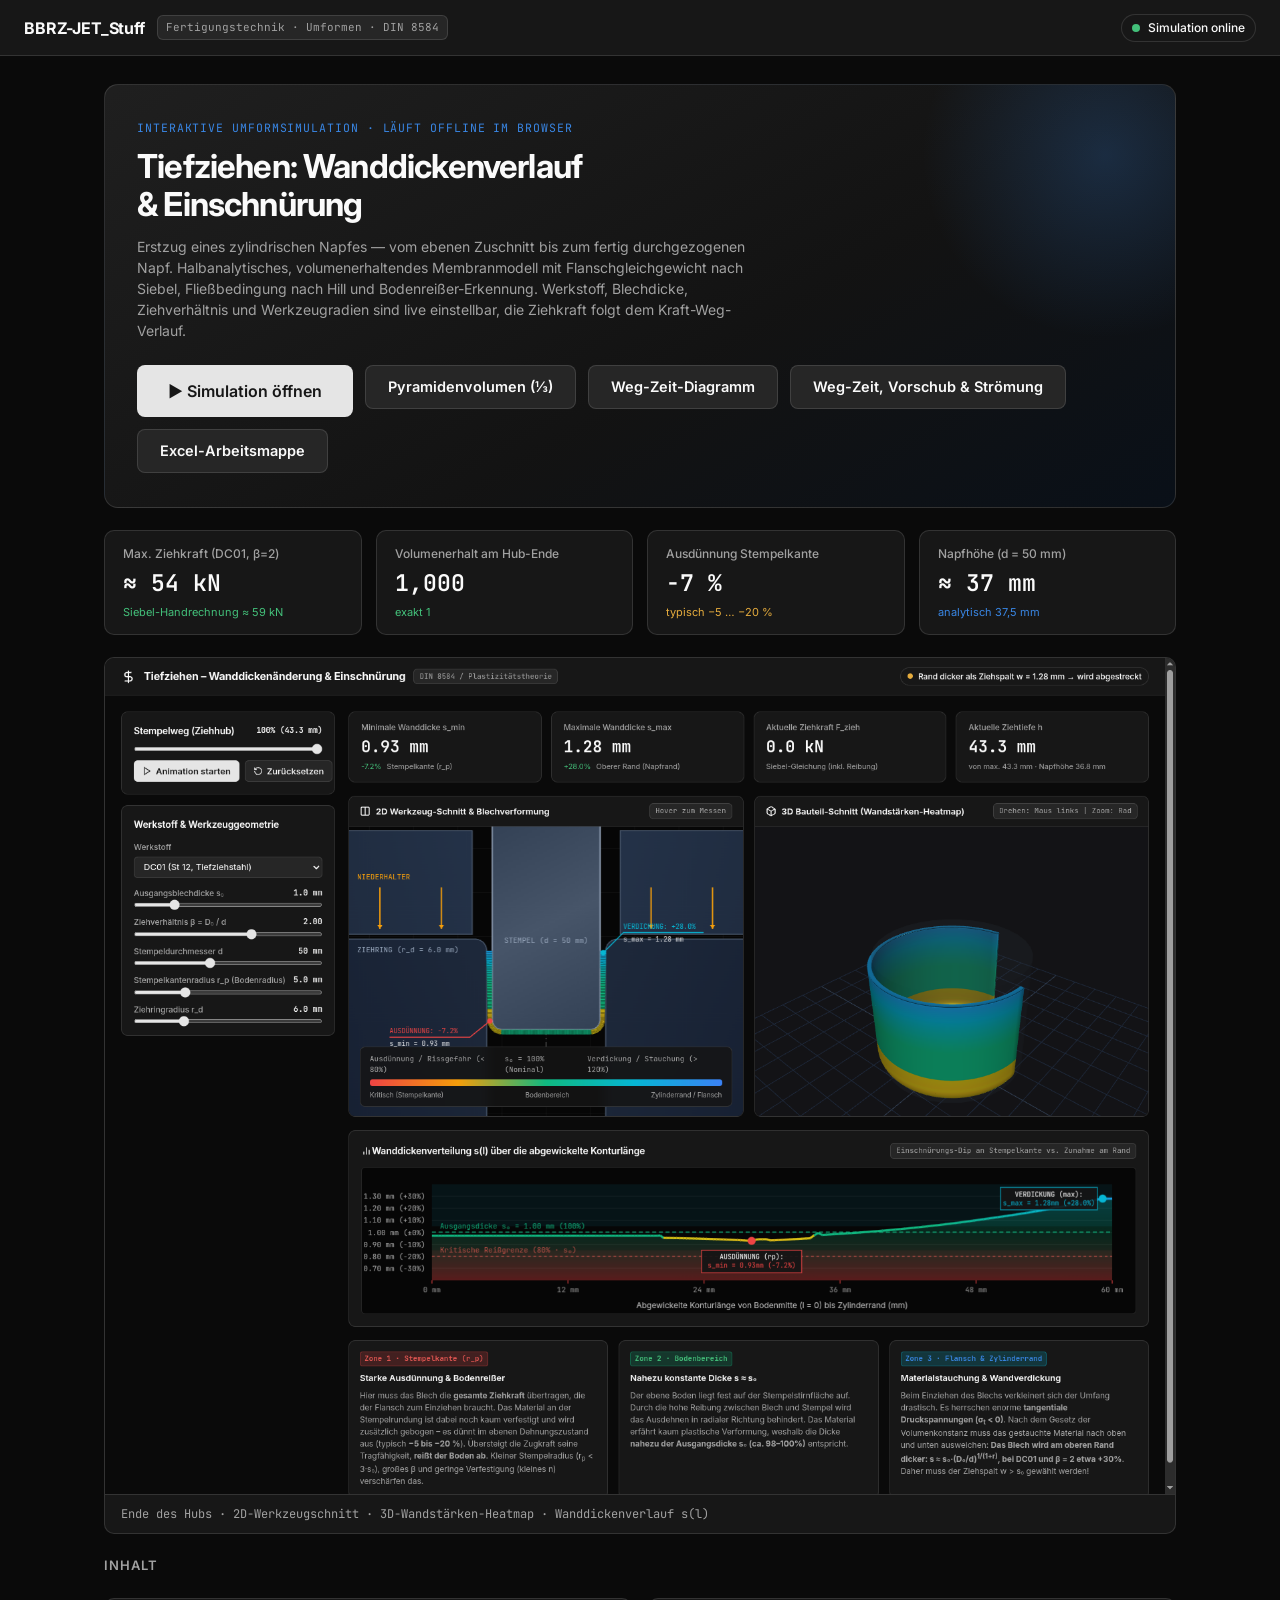
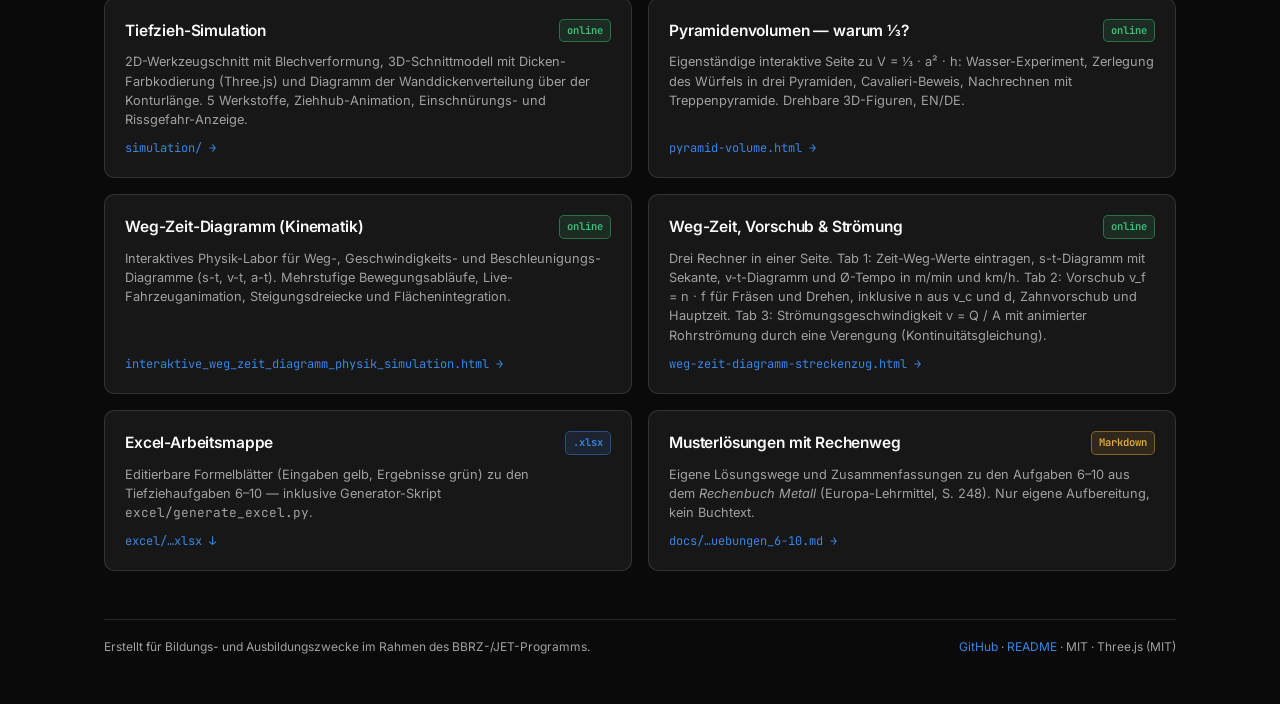
<file: index.html>
<!DOCTYPE html>
<html lang="de">
<head>
<meta charset="utf-8">
<meta name="viewport" content="width=device-width, initial-scale=1">
<title>BBRZ-JET_Stuff — Tiefziehen &amp; Umformen</title>
<meta name="description" content="Tiefzieh-Berechnungssuite und interaktive 2D/3D-Umformsimulation (DIN 8584) — Simulation, Excel-Arbeitsmappe, Musterlösungen, Pyramidenvolumen.">
<link rel="preconnect" href="https://fonts.googleapis.com">
<link rel="preconnect" href="https://fonts.gstatic.com" crossorigin>
<link href="https://fonts.googleapis.com/css2?family=Inter:wght@400;500;600;700&family=JetBrains+Mono:wght@400;500;600&display=swap" rel="stylesheet">
<style>
  :root {
    --background: oklch(0.145 0 0);
    --card: oklch(0.205 0 0);
    --card-hi: oklch(0.24 0 0);
    --muted: oklch(0.269 0 0);
    --border: oklch(1 0 0 / 12%);
    --foreground: oklch(0.985 0 0);
    --muted-foreground: oklch(0.708 0 0);
    --primary: oklch(0.922 0 0);
    --primary-foreground: oklch(0.205 0 0);
    --good: oklch(0.72 0.15 155);
    --warn: oklch(0.78 0.14 80);
    --crit: oklch(0.65 0.18 25);
    --info: oklch(0.62 0.16 255);
    --radius: 10px;
    --font-sans: 'Inter', -apple-system, BlinkMacSystemFont, 'Segoe UI', Roboto, sans-serif;
    --font-mono: 'JetBrains Mono', ui-monospace, SFMono-Regular, Menlo, Monaco, Consolas, monospace;
  }
  * { box-sizing: border-box; margin: 0; padding: 0; }
  body {
    background-color: var(--background); color: var(--foreground);
    font-family: var(--font-sans); font-size: 14px; line-height: 1.5;
    min-height: 100vh; overflow-x: hidden; -webkit-font-smoothing: antialiased;
  }
  a { color: inherit; text-decoration: none; }

  header {
    height: 56px; padding: 0 24px; border-bottom: 1px solid var(--border);
    display: flex; align-items: center; justify-content: space-between;
    background-color: var(--card); position: sticky; top: 0; z-index: 50;
  }
  .header-title { display: flex; align-items: center; gap: 12px; }
  header h1 { font-size: 16px; font-weight: 700; letter-spacing: -0.01em; }
  .badge-topic {
    display: inline-flex; align-items: center; gap: 6px; font-size: 11px;
    font-family: var(--font-mono); padding: 3px 8px; border-radius: 6px;
    background-color: var(--muted); border: 1px solid var(--border); color: var(--muted-foreground);
  }
  .status-pill {
    display: inline-flex; align-items: center; gap: 8px; font-size: 12px; font-weight: 500;
    padding: 4px 10px; border-radius: 9999px; border: 1px solid var(--border); background-color: var(--card);
  }
  .status-dot { width: 8px; height: 8px; border-radius: 50%; background-color: var(--good); }

  main { max-width: 1120px; margin: 0 auto; padding: 28px 24px 48px; display: flex; flex-direction: column; gap: 22px; }

  .hero {
    background: linear-gradient(150deg, oklch(0.24 0 0) 0%, oklch(0.185 0 0) 60%, oklch(0.17 0.02 255) 100%);
    border: 1px solid var(--border); border-radius: 14px; padding: 34px 32px; position: relative; overflow: hidden;
  }
  .hero::after {
    content: ""; position: absolute; right: -120px; top: -120px; width: 380px; height: 380px;
    background: radial-gradient(circle, oklch(0.62 0.16 255 / 22%), transparent 68%); pointer-events: none;
  }
  .hero-kicker { font-family: var(--font-mono); font-size: 11.5px; letter-spacing: .08em; text-transform: uppercase; color: var(--info); margin-bottom: 12px; }
  .hero h2 { font-size: 33px; font-weight: 700; letter-spacing: -0.025em; line-height: 1.15; max-width: 22ch; }
  .hero p { color: var(--muted-foreground); margin-top: 12px; max-width: 68ch; }
  .hero-actions { display: flex; flex-wrap: wrap; gap: 12px; margin-top: 24px; position: relative; z-index: 1; }
  .btn {
    display: inline-flex; align-items: center; justify-content: center; gap: 8px;
    height: 44px; padding: 0 22px; border-radius: 8px; font-size: 14.5px; font-weight: 600;
    border: 1px solid var(--border); background-color: var(--muted); color: var(--foreground);
    cursor: pointer; transition: all .15s ease;
  }
  .btn:hover { background-color: oklch(0.32 0 0); border-color: oklch(1 0 0 / 20%); }
  .btn.primary { background-color: var(--primary); color: var(--primary-foreground); border-color: transparent; font-size: 16px; height: 52px; padding: 0 30px; }
  .btn.primary:hover { background-color: oklch(0.99 0 0); transform: translateY(-1px); }
  .btn.ghost:hover { border-color: oklch(1 0 0 / 28%); }

  .facts { display: grid; grid-template-columns: repeat(4, 1fr); gap: 14px; }
  .metric-card { background-color: var(--card); border: 1px solid var(--border); border-radius: var(--radius); padding: 14px 18px; display: flex; flex-direction: column; gap: 3px; }
  .metric-label { font-size: 12px; font-weight: 500; color: var(--muted-foreground); }
  .metric-value { font-size: 23px; font-weight: 600; font-family: var(--font-mono); font-variant-numeric: tabular-nums; }
  .metric-sub { font-size: 11px; color: var(--muted-foreground); }
  .metric-sub.good { color: var(--good); }
  .metric-sub.info { color: var(--info); }
  .metric-sub.warn { color: var(--warn); }

  .preview { border: 1px solid var(--border); border-radius: var(--radius); overflow: hidden; background-color: var(--card); }
  .preview img { display: block; width: 100%; height: auto; }
  .preview-cap { padding: 10px 16px; font-size: 12px; color: var(--muted-foreground); border-top: 1px solid var(--border); font-family: var(--font-mono); }

  h3.section { font-size: 13px; font-weight: 600; text-transform: uppercase; letter-spacing: .07em; color: var(--muted-foreground); }
  .grid { display: grid; grid-template-columns: repeat(2, 1fr); gap: 16px; }
  .card {
    background-color: var(--card); border: 1px solid var(--border); border-radius: var(--radius);
    padding: 20px; display: flex; flex-direction: column; gap: 10px; transition: border-color .15s ease, transform .15s ease;
  }
  .card:hover { border-color: oklch(1 0 0 / 22%); transform: translateY(-2px); }
  .card-top { display: flex; align-items: center; justify-content: space-between; gap: 10px; }
  .card-title { font-size: 15.5px; font-weight: 600; letter-spacing: -0.01em; }
  .card-text { font-size: 12.8px; color: var(--muted-foreground); flex: 1; }
  .card-link { font-family: var(--font-mono); font-size: 12px; color: var(--info); }
  .tag { font-family: var(--font-mono); font-size: 10.5px; font-weight: 600; padding: 3px 7px; border-radius: 5px; border: 1px solid var(--border); background-color: var(--muted); color: var(--muted-foreground); white-space: nowrap; }
  .tag.live { color: var(--good); border-color: oklch(0.72 0.15 155 / 45%); background-color: oklch(0.72 0.15 155 / 12%); }
  .tag.file { color: var(--info); border-color: oklch(0.62 0.16 255 / 45%); background-color: oklch(0.62 0.16 255 / 12%); }
  .tag.read { color: var(--warn); border-color: oklch(0.78 0.14 80 / 45%); background-color: oklch(0.78 0.14 80 / 12%); }

  footer { border-top: 1px solid var(--border); margin-top: 26px; padding-top: 18px; display: flex; flex-wrap: wrap; gap: 10px; justify-content: space-between; font-size: 12px; color: var(--muted-foreground); }
  footer a { color: var(--info); }

  @media (max-width: 880px) {
    .facts { grid-template-columns: repeat(2, 1fr); }
    .grid { grid-template-columns: 1fr; }
    .hero { padding: 26px 20px; }
    .hero h2 { font-size: 26px; }
  }
  @media (max-width: 640px) {
    header { height: auto; padding: 10px 14px; flex-wrap: wrap; gap: 8px; }
    .badge-topic { display: none; }
    main { padding: 16px 12px 32px; gap: 16px; }
    .btn.primary { width: 100%; font-size: 15px; }
    .facts { grid-template-columns: 1fr 1fr; }
  }
</style>
</head>
<body>

<header>
  <div class="header-title">
    <h1>BBRZ-JET_Stuff</h1>
    <span class="badge-topic">Fertigungstechnik · Umformen · DIN 8584</span>
  </div>
  <span class="status-pill"><span class="status-dot"></span> Simulation online</span>
</header>

<main>

  <section class="hero">
    <div class="hero-kicker">Interaktive Umformsimulation · läuft offline im Browser</div>
    <h2>Tiefziehen: Wanddickenverlauf &amp; Einschnürung</h2>
    <p>
      Erstzug eines zylindrischen Napfes — vom ebenen Zuschnitt bis zum fertig durchgezogenen Napf.
      Halbanalytisches, volumenerhaltendes Membranmodell mit Flanschgleichgewicht nach Siebel,
      Fließbedingung nach Hill und Bodenreißer-Erkennung. Werkstoff, Blechdicke, Ziehverhältnis und
      Werkzeugradien sind live einstellbar, die Ziehkraft folgt dem Kraft-Weg-Verlauf.
    </p>
    <div class="hero-actions">
      <a class="btn primary" href="simulation/">▶ Simulation öffnen</a>
      <a class="btn ghost" href="pyramid-volume.html">Pyramidenvolumen (⅓)</a>
      <a class="btn ghost" href="interaktive_weg_zeit_diagramm_physik_simulation.html">Weg-Zeit-Diagramm</a>
      <a class="btn ghost" href="weg-zeit-diagramm-streckenzug.html">Weg-Zeit, Vorschub &amp; Strömung</a>
      <a class="btn ghost" href="excel/Tiefziehen_Berechnungen_Uebungen_6-10.xlsx" download>Excel-Arbeitsmappe</a>
    </div>
  </section>

  <section class="facts">
    <div class="metric-card">
      <span class="metric-label">Max. Ziehkraft (DC01, β=2)</span>
      <span class="metric-value">≈ 54 kN</span>
      <span class="metric-sub good">Siebel-Handrechnung ≈ 59 kN</span>
    </div>
    <div class="metric-card">
      <span class="metric-label">Volumenerhalt am Hub-Ende</span>
      <span class="metric-value">1,000</span>
      <span class="metric-sub good">exakt 1</span>
    </div>
    <div class="metric-card">
      <span class="metric-label">Ausdünnung Stempelkante</span>
      <span class="metric-value">−7 %</span>
      <span class="metric-sub warn">typisch −5 … −20 %</span>
    </div>
    <div class="metric-card">
      <span class="metric-label">Napfhöhe (d = 50 mm)</span>
      <span class="metric-value">≈ 37 mm</span>
      <span class="metric-sub info">analytisch 37,5 mm</span>
    </div>
  </section>

  <section class="preview">
    <img src="simulation/preview.png" alt="Tiefzieh-Simulation am Ende des Hubs: 2D-Werkzeugschnitt, 3D-Wandstärken-Heatmap und Wanddickenverlauf">
    <div class="preview-cap">Ende des Hubs · 2D-Werkzeugschnitt · 3D-Wandstärken-Heatmap · Wanddickenverlauf s(l)</div>
  </section>

  <h3 class="section">Inhalt</h3>
  <section class="grid">

    <a class="card" href="simulation/">
      <div class="card-top"><span class="card-title">Tiefzieh-Simulation</span><span class="tag live">online</span></div>
      <span class="card-text">
        2D-Werkzeugschnitt mit Blechverformung, 3D-Schnittmodell mit Dicken-Farbkodierung (Three.js) und
        Diagramm der Wanddickenverteilung über der Konturlänge. 5 Werkstoffe, Ziehhub-Animation,
        Einschnürungs- und Rissgefahr-Anzeige.
      </span>
      <span class="card-link">simulation/ →</span>
    </a>

    <a class="card" href="pyramid-volume.html">
      <div class="card-top"><span class="card-title">Pyramidenvolumen — warum ⅓?</span><span class="tag live">online</span></div>
      <span class="card-text">
        Eigenständige interaktive Seite zu V = ⅓ · a² · h: Wasser-Experiment, Zerlegung des Würfels in drei
        Pyramiden, Cavalieri-Beweis, Nachrechnen mit Treppenpyramide. Drehbare 3D-Figuren, EN/DE.
      </span>
      <span class="card-link">pyramid-volume.html →</span>
    </a>

    <a class="card" href="interaktive_weg_zeit_diagramm_physik_simulation.html">
      <div class="card-top"><span class="card-title">Weg-Zeit-Diagramm (Kinematik)</span><span class="tag live">online</span></div>
      <span class="card-text">
        Interaktives Physik-Labor für Weg-, Geschwindigkeits- und Beschleunigungs-Diagramme (s-t, v-t, a-t).
        Mehrstufige Bewegungsabläufe, Live-Fahrzeuganimation, Steigungsdreiecke und Flächenintegration.
      </span>
      <span class="card-link">interaktive_weg_zeit_diagramm_physik_simulation.html →</span>
    </a>

    <a class="card" href="weg-zeit-diagramm-streckenzug.html">
      <div class="card-top"><span class="card-title">Weg-Zeit, Vorschub &amp; Strömung</span><span class="tag live">online</span></div>
      <span class="card-text">
        Drei Rechner in einer Seite. Tab 1: Zeit-Weg-Werte eintragen, s-t-Diagramm mit Sekante,
        v-t-Diagramm und Ø-Tempo in m/min und km/h. Tab 2: Vorschub v_f = n · f für Fräsen und Drehen,
        inklusive n aus v_c und d, Zahnvorschub und Hauptzeit. Tab 3: Strömungsgeschwindigkeit v = Q / A
        mit animierter Rohrströmung durch eine Verengung (Kontinuitätsgleichung).
      </span>
      <span class="card-link">weg-zeit-diagramm-streckenzug.html →</span>
    </a>

    <a class="card" href="excel/Tiefziehen_Berechnungen_Uebungen_6-10.xlsx" download>
      <div class="card-top"><span class="card-title">Excel-Arbeitsmappe</span><span class="tag file">.xlsx</span></div>
      <span class="card-text">
        Editierbare Formelblätter (Eingaben gelb, Ergebnisse grün) zu den Tiefziehaufgaben 6–10 —
        inklusive Generator-Skript <span style="font-family:var(--font-mono)">excel/generate_excel.py</span>.
      </span>
      <span class="card-link">excel/…xlsx ↓</span>
    </a>

    <a class="card" href="docs/rechenbuch_metall_uebungen_6-10.md">
      <div class="card-top"><span class="card-title">Musterlösungen mit Rechenweg</span><span class="tag read">Markdown</span></div>
      <span class="card-text">
        Eigene Lösungswege und Zusammenfassungen zu den Aufgaben 6–10 aus dem <em>Rechenbuch Metall</em>
        (Europa-Lehrmittel, S. 248). Nur eigene Aufbereitung, kein Buchtext.
      </span>
      <span class="card-link">docs/…uebungen_6-10.md →</span>
    </a>

  </section>

  <footer>
    <span>Erstellt für Bildungs- und Ausbildungszwecke im Rahmen des BBRZ-/JET-Programms.</span>
    <span>
      <a href="https://github.com/Gleinkaa/BBRZ-JET_Stuff">GitHub</a> ·
      <a href="https://github.com/Gleinkaa/BBRZ-JET_Stuff#readme">README</a> ·
      MIT · Three.js (MIT)
    </span>
  </footer>

</main>

</body>
</html>
</file>
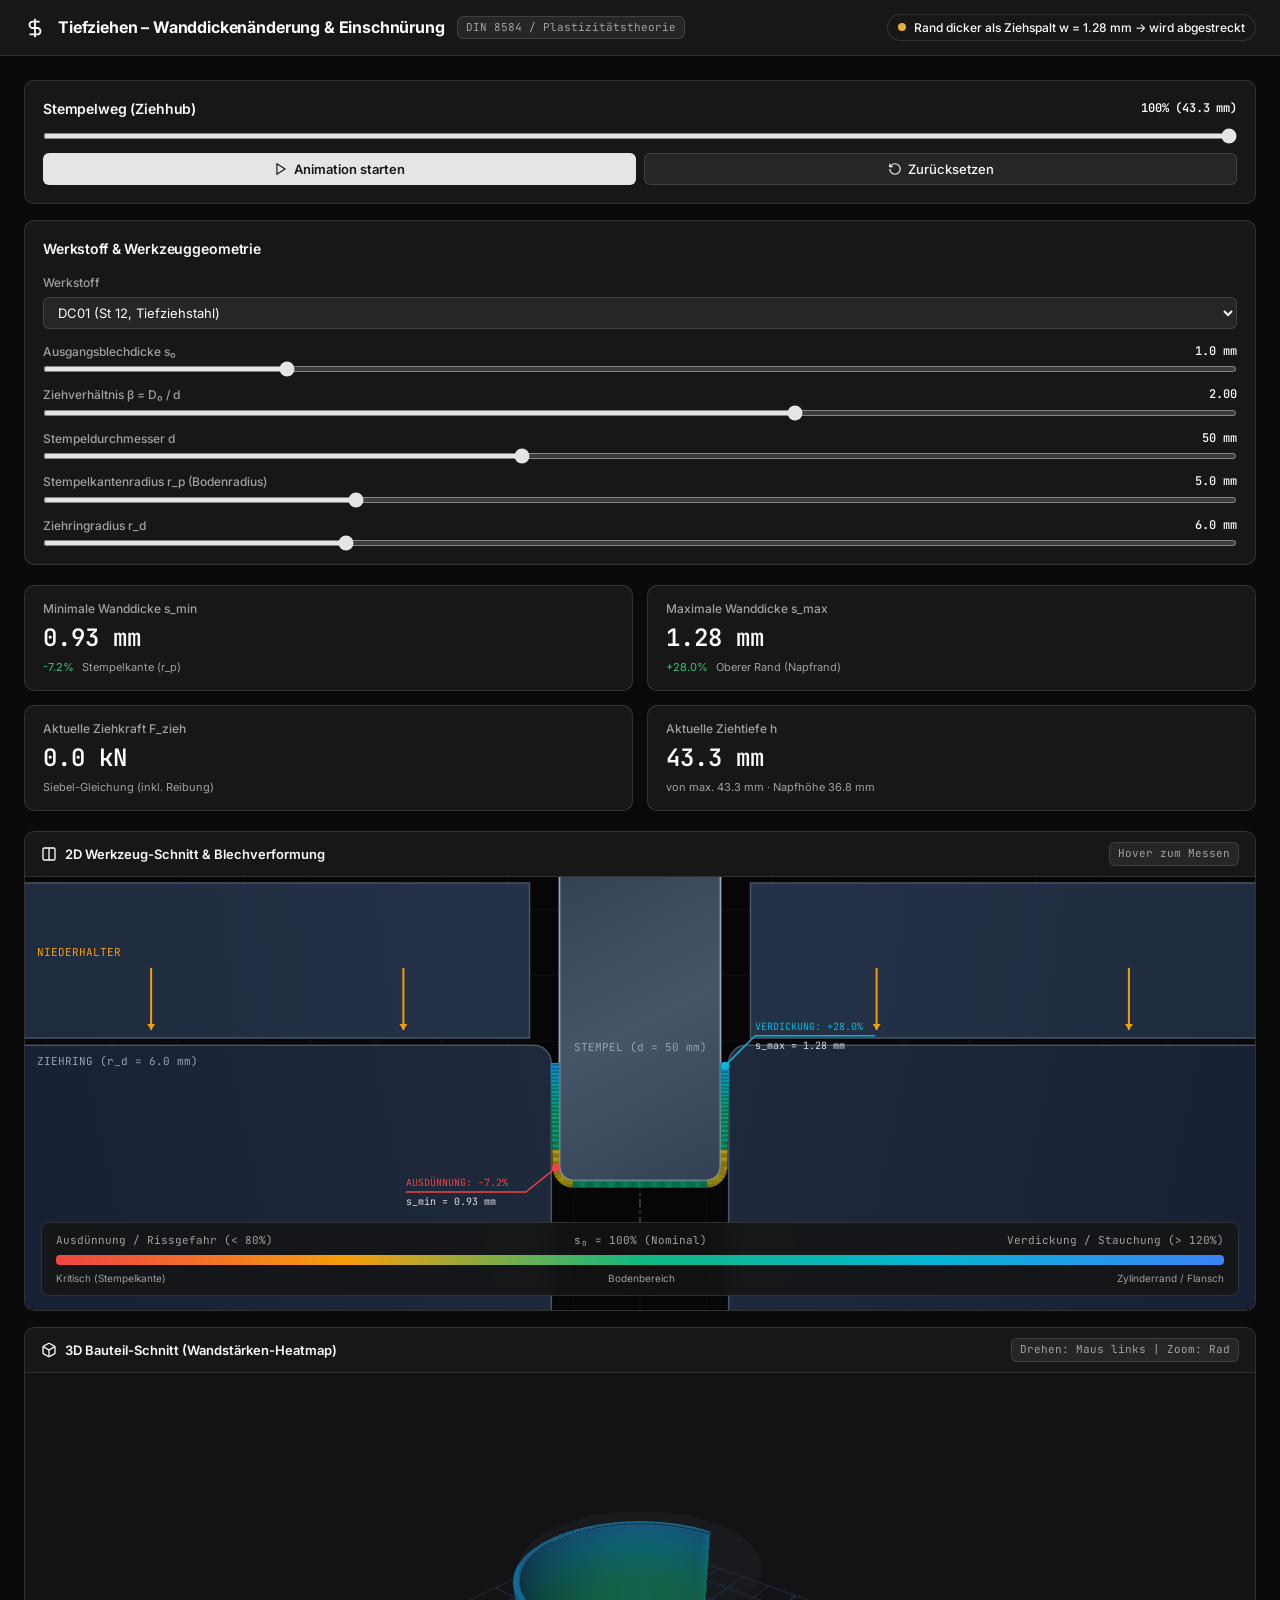
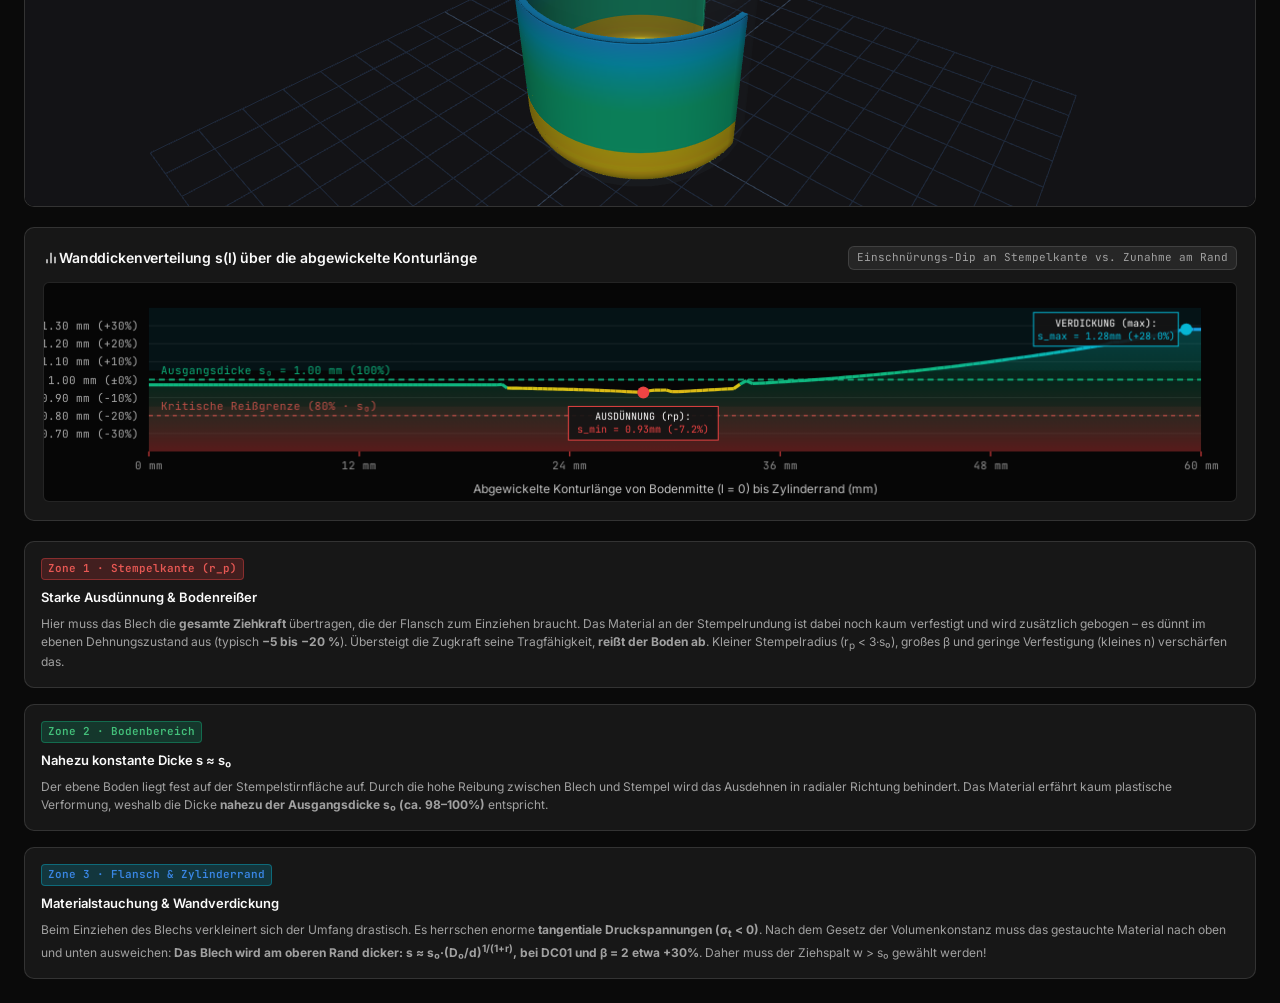
<file: simulation/index.html>
<!DOCTYPE html>
<html lang="de">
<head>
  <meta charset="UTF-8">
  <meta name="viewport" content="width=device-width, initial-scale=1.0">
  <title>Tiefziehen – Wanddickenverlauf & Ausdünnungssimulation</title>
  <link rel="stylesheet" href="style.css">
  <!-- Fonts -->
  <link rel="preconnect" href="https://fonts.googleapis.com">
  <link rel="preconnect" href="https://fonts.gstatic.com" crossorigin>
  <link href="https://fonts.googleapis.com/css2?family=Inter:wght@400;500;600;700&family=JetBrains+Mono:wght@400;500;600&display=swap" rel="stylesheet">
</head>
<body>

  <!-- Top Header Navigation -->
  <header>
    <div class="header-title">
      <svg width="22" height="22" viewBox="0 0 24 24" fill="none" stroke="currentColor" stroke-width="2">
        <path d="M12 2v20M17 5H9.5a3.5 3.5 0 0 0 0 7h5a3.5 3.5 0 0 1 0 7H6"/>
      </svg>
      <h1>Tiefziehen – Wanddickenänderung & Einschnürung</h1>
      <span class="badge-topic">DIN 8584 / Plastizitätstheorie</span>
    </div>

    <div id="status-pill" class="status-pill good">
      <span class="status-dot"></span>
      <span id="status-text">Optimaler Umformbereich</span>
    </div>
  </header>

  <!-- Main Content Layout -->
  <main>
    <!-- Left Column: Controls and Geometry Configuration -->
    <aside class="control-panel">
      <!-- Stempelhub Playback Card -->
      <div class="card">
        <div class="card-title">
          <span>Stempelweg (Ziehhub)</span>
          <span id="stroke-val" class="control-value">0% (0.0 mm)</span>
        </div>

        <div class="control-group">
          <input type="range" id="stroke-slider" min="0" max="100" value="0">
        </div>

        <div class="btn-group">
          <button id="btn-play" class="primary">
            <svg width="14" height="14" viewBox="0 0 24 24" fill="none" stroke="currentColor" stroke-width="2">
              <polygon points="5 3 19 12 5 21 5 3"></polygon>
            </svg>
            Animation starten
          </button>
          <button id="btn-reset">
            <svg width="14" height="14" viewBox="0 0 24 24" fill="none" stroke="currentColor" stroke-width="2">
              <path d="M3 12a9 9 0 1 0 9-9 9.75 9.75 0 0 0-6.74 2.74L3 8"/>
              <path d="M3 3v5h5"/>
            </svg>
            Zurücksetzen
          </button>
        </div>
      </div>

      <!-- Parameter Card -->
      <div class="card">
        <div class="card-title">Werkstoff & Werkzeuggeometrie</div>

        <!-- Material -->
        <div class="control-group">
          <label class="control-label" for="select-material">Werkstoff</label>
          <select id="select-material">
            <option value="dc01" selected>DC01 (St 12, Tiefziehstahl)</option>
            <option value="dc04">DC04 (Sonder-Tiefziehstahl)</option>
            <option value="al995">EN AW-Al 99,5 (Reinaluminium)</option>
            <option value="cu_etp">Kupfer Cu-ETP (weich)</option>
            <option value="inox">Edelstahl 1.4301 (V2A)</option>
          </select>
        </div>

        <!-- Initial Thickness s0 -->
        <div class="control-group">
          <div class="control-label">
            <span>Ausgangsblechdicke s₀</span>
            <span id="val-s0" class="control-value">1.0 mm</span>
          </div>
          <input type="range" id="slider-s0" min="0.5" max="3.0" step="0.1" value="1.0">
        </div>

        <!-- Drawing Ratio Beta -->
        <div class="control-group">
          <div class="control-label">
            <span>Ziehverhältnis β = D₀ / d</span>
            <span id="val-beta" class="control-value">2.00</span>
          </div>
          <input type="range" id="slider-beta" min="1.40" max="2.35" step="0.05" value="2.00">
        </div>

        <!-- Punch Diameter dp -->
        <div class="control-group">
          <div class="control-label">
            <span>Stempeldurchmesser d</span>
            <span id="val-dp" class="control-value">50 mm</span>
          </div>
          <input type="range" id="slider-dp" min="30" max="80" step="5" value="50">
        </div>

        <!-- Punch Corner Radius rp (Critical for thinning!) -->
        <div class="control-group">
          <div class="control-label">
            <span>Stempelkantenradius r_p (Bodenradius)</span>
            <span id="val-rp" class="control-value">5.0 mm</span>
          </div>
          <input type="range" id="slider-rp" min="1.5" max="15.0" step="0.5" value="5.0">
        </div>

        <!-- Die Radius rd -->
        <div class="control-group">
          <div class="control-label">
            <span>Ziehringradius r_d</span>
            <span id="val-rd" class="control-value">6.0 mm</span>
          </div>
          <input type="range" id="slider-rd" min="3.0" max="15.0" step="0.5" value="6.0">
        </div>
      </div>
    </aside>

    <!-- Right Area: Visualizations, Metrics, and Analysis -->
    <section class="vis-container">
      <!-- Live Telemetry Metrics Row -->
      <div class="metrics-row">
        <!-- Min Thickness (Thinning) -->
        <div class="metric-card">
          <span class="metric-label">Minimale Wanddicke s_min</span>
          <span id="metric-smin" class="metric-value">1.00 mm</span>
          <div class="metric-sub success">
            <span id="metric-smin-delta">±0.0%</span>
            <span style="margin-left: 4px; color: var(--muted-foreground);" id="metric-smin-loc">Ausgangszustand</span>
          </div>
        </div>

        <!-- Max Thickness (Thickening) -->
        <div class="metric-card">
          <span class="metric-label">Maximale Wanddicke s_max</span>
          <span id="metric-smax" class="metric-value">1.00 mm</span>
          <div class="metric-sub success">
            <span id="metric-smax-delta">±0.0%</span>
            <span style="margin-left: 4px; color: var(--muted-foreground);" id="metric-smax-loc">Ausgangszustand</span>
          </div>
        </div>

        <!-- Drawing Force -->
        <div class="metric-card">
          <span class="metric-label">Aktuelle Ziehkraft F_zieh</span>
          <span id="metric-fdraw" class="metric-value">0.0 kN</span>
          <div class="metric-sub">
            <span>Siebel-Gleichung (inkl. Reibung)</span>
          </div>
        </div>

        <!-- Current Depth -->
        <div class="metric-card">
          <span class="metric-label">Aktuelle Ziehtiefe h</span>
          <span id="metric-stroke" class="metric-value">0.0 mm</span>
          <div class="metric-sub">
            <span id="metric-stroke-sub">von max. 37.5 mm</span>
          </div>
        </div>
      </div>

      <!-- Side-by-side Viewports (2D Tool Schnitt & 3D Revolved Cup) -->
      <div class="viewports-grid">
        <!-- 2D Tool Cross Section Viewport -->
        <div class="viewport-panel">
          <div class="panel-header">
            <div class="panel-title">
              <svg width="16" height="16" viewBox="0 0 24 24" fill="none" stroke="currentColor" stroke-width="2">
                <rect x="3" y="3" width="18" height="18" rx="2"/>
                <line x1="12" y1="3" x2="12" y2="21"/>
              </svg>
              <span>2D Werkzeug-Schnitt & Blechverformung</span>
            </div>
            <div class="panel-actions">
              <span class="badge-topic">Hover zum Messen</span>
            </div>
          </div>

          <div class="canvas-wrapper">
            <canvas id="canvas2d"></canvas>

            <!-- Real-time Inspection Tooltip -->
            <div id="inspect-overlay" class="inspection-overlay" style="display: none;">
              <div>Pos X: <span id="insp-x">0.0 mm</span></div>
              <div>Dicke s: <span id="insp-s">1.00 mm</span> (<span id="insp-delta">0%</span>)</div>
              <div>Bereich: <span id="insp-zone" style="color: var(--primary);">Boden</span></div>
            </div>

            <!-- Colormap Legend -->
            <div class="colormap-legend">
              <div class="colormap-labels">
                <span>Ausdünnung / Rissgefahr (&lt; 80%)</span>
                <span>s₀ = 100% (Nominal)</span>
                <span>Verdickung / Stauchung (&gt; 120%)</span>
              </div>
              <div class="colormap-bar"></div>
              <div class="colormap-notes">
                <span>Kritisch (Stempelkante)</span>
                <span>Bodenbereich</span>
                <span>Zylinderrand / Flansch</span>
              </div>
            </div>
          </div>
        </div>

        <!-- 3D Revolved Cup Viewport -->
        <div class="viewport-panel">
          <div class="panel-header">
            <div class="panel-title">
              <svg width="16" height="16" viewBox="0 0 24 24" fill="none" stroke="currentColor" stroke-width="2">
                <path d="M21 16V8a2 2 0 0 0-1-1.73l-7-4a2 2 0 0 0-2 0l-7 4A2 2 0 0 0 3 8v8a2 2 0 0 0 1 1.73l7 4a2 2 0 0 0 2 0l7-4A2 2 0 0 0 21 16z"/>
                <polyline points="3.27 6.96 12 12.01 20.73 6.96"/>
                <line x1="12" y1="22.08" x2="12" y2="12"/>
              </svg>
              <span>3D Bauteil-Schnitt (Wandstärken-Heatmap)</span>
            </div>
            <div class="panel-actions">
              <span class="badge-topic">Drehen: Maus links | Zoom: Rad</span>
            </div>
          </div>

          <div id="canvas3d-container" class="canvas-wrapper"></div>
        </div>
      </div>

      <!-- Live Wall Thickness Profile Chart Card -->
      <div class="chart-card">
        <div class="chart-header">
          <div class="card-title">
            <svg width="16" height="16" viewBox="0 0 24 24" fill="none" stroke="currentColor" stroke-width="2">
              <line x1="18" y1="20" x2="18" y2="10"/>
              <line x1="12" y1="20" x2="12" y2="4"/>
              <line x1="6" y1="20" x2="6" y2="14"/>
            </svg>
            <span>Wanddickenverteilung s(l) über die abgewickelte Konturlänge</span>
          </div>
          <span class="badge-topic">Einschnürungs-Dip an Stempelkante vs. Zunahme am Rand</span>
        </div>

        <div class="chart-canvas-container">
          <canvas id="chart-canvas"></canvas>
        </div>
      </div>

      <!-- Scientific & Practical Explanation Grid -->
      <div class="explanation-grid">
        <!-- Zone 1: Stempelkante / Bodenrundung -->
        <div class="expl-card">
          <span class="expl-badge thinning">Zone 1 · Stempelkante (r_p)</span>
          <div class="expl-title">Starke Ausdünnung & Bodenreißer</div>
          <div class="expl-text">
            Hier muss das Blech die <strong>gesamte Ziehkraft</strong> übertragen, die der Flansch zum Einziehen braucht. Das Material an der Stempelrundung ist dabei noch kaum verfestigt und wird zusätzlich gebogen – es dünnt im ebenen Dehnungszustand aus (typisch <strong>−5 bis −20 %</strong>). Übersteigt die Zugkraft seine Tragfähigkeit, <strong>reißt der Boden ab</strong>. Kleiner Stempelradius (r<sub>p</sub> &lt; 3·s₀), großes β und geringe Verfestigung (kleines n) verschärfen das.
          </div>
        </div>

        <!-- Zone 2: Boden -->
        <div class="expl-card">
          <span class="expl-badge neutral">Zone 2 · Bodenbereich</span>
          <div class="expl-title">Nahezu konstante Dicke s &approx; s₀</div>
          <div class="expl-text">
            Der ebene Boden liegt fest auf der Stempelstirnfläche auf. Durch die hohe Reibung zwischen Blech und Stempel wird das Ausdehnen in radialer Richtung behindert. Das Material erfährt kaum plastische Verformung, weshalb die Dicke <strong>nahezu der Ausgangsdicke s₀ (ca. 98–100%)</strong> entspricht.
          </div>
        </div>

        <!-- Zone 3: Rand / Flansch -->
        <div class="expl-card">
          <span class="expl-badge thickening">Zone 3 · Flansch & Zylinderrand</span>
          <div class="expl-title">Materialstauchung & Wandverdickung</div>
          <div class="expl-text">
            Beim Einziehen des Blechs verkleinert sich der Umfang drastisch. Es herrschen enorme <strong>tangentiale Druckspannungen (&sigma;<sub>t</sub> &lt; 0)</strong>. Nach dem Gesetz der Volumenkonstanz muss das gestauchte Material nach oben und unten ausweichen: <strong>Das Blech wird am oberen Rand dicker: s ≈ s₀·(D₀/d)<sup>1/(1+r)</sup>, bei DC01 und β = 2 etwa +30%</strong>. Daher muss der Ziehspalt w &gt; s₀ gewählt werden!
          </div>
        </div>
      </div>
    </section>
  </main>

  <!-- Local libraries (offline-capable) -->
  <script src="lib/three.min.js"></script>
  <script src="lib/OrbitControls.js"></script>

  <!-- Application Modules -->
  <script src="simulation.js"></script>
  <script src="view2d.js"></script>
  <script src="view3d.js"></script>
  <script src="chart.js"></script>
  <script src="app.js"></script>
</body>
</html>
</file>
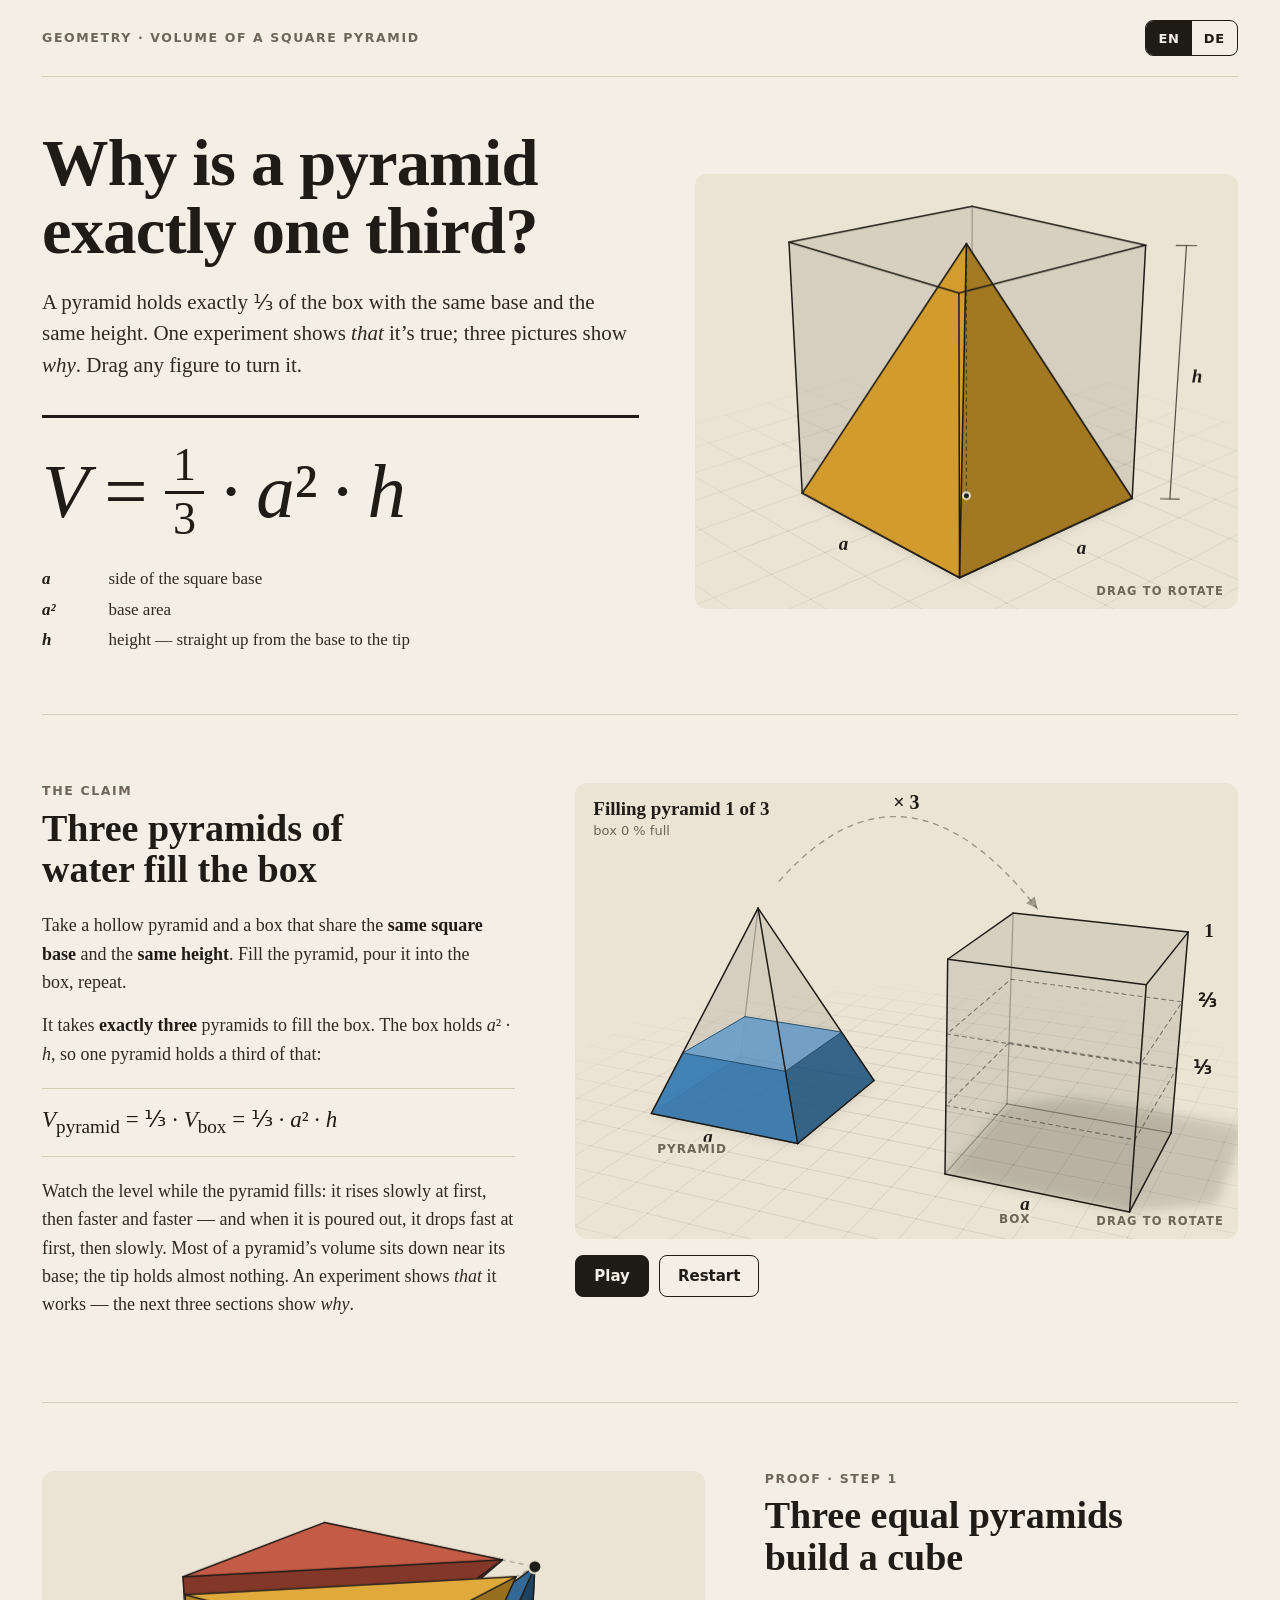
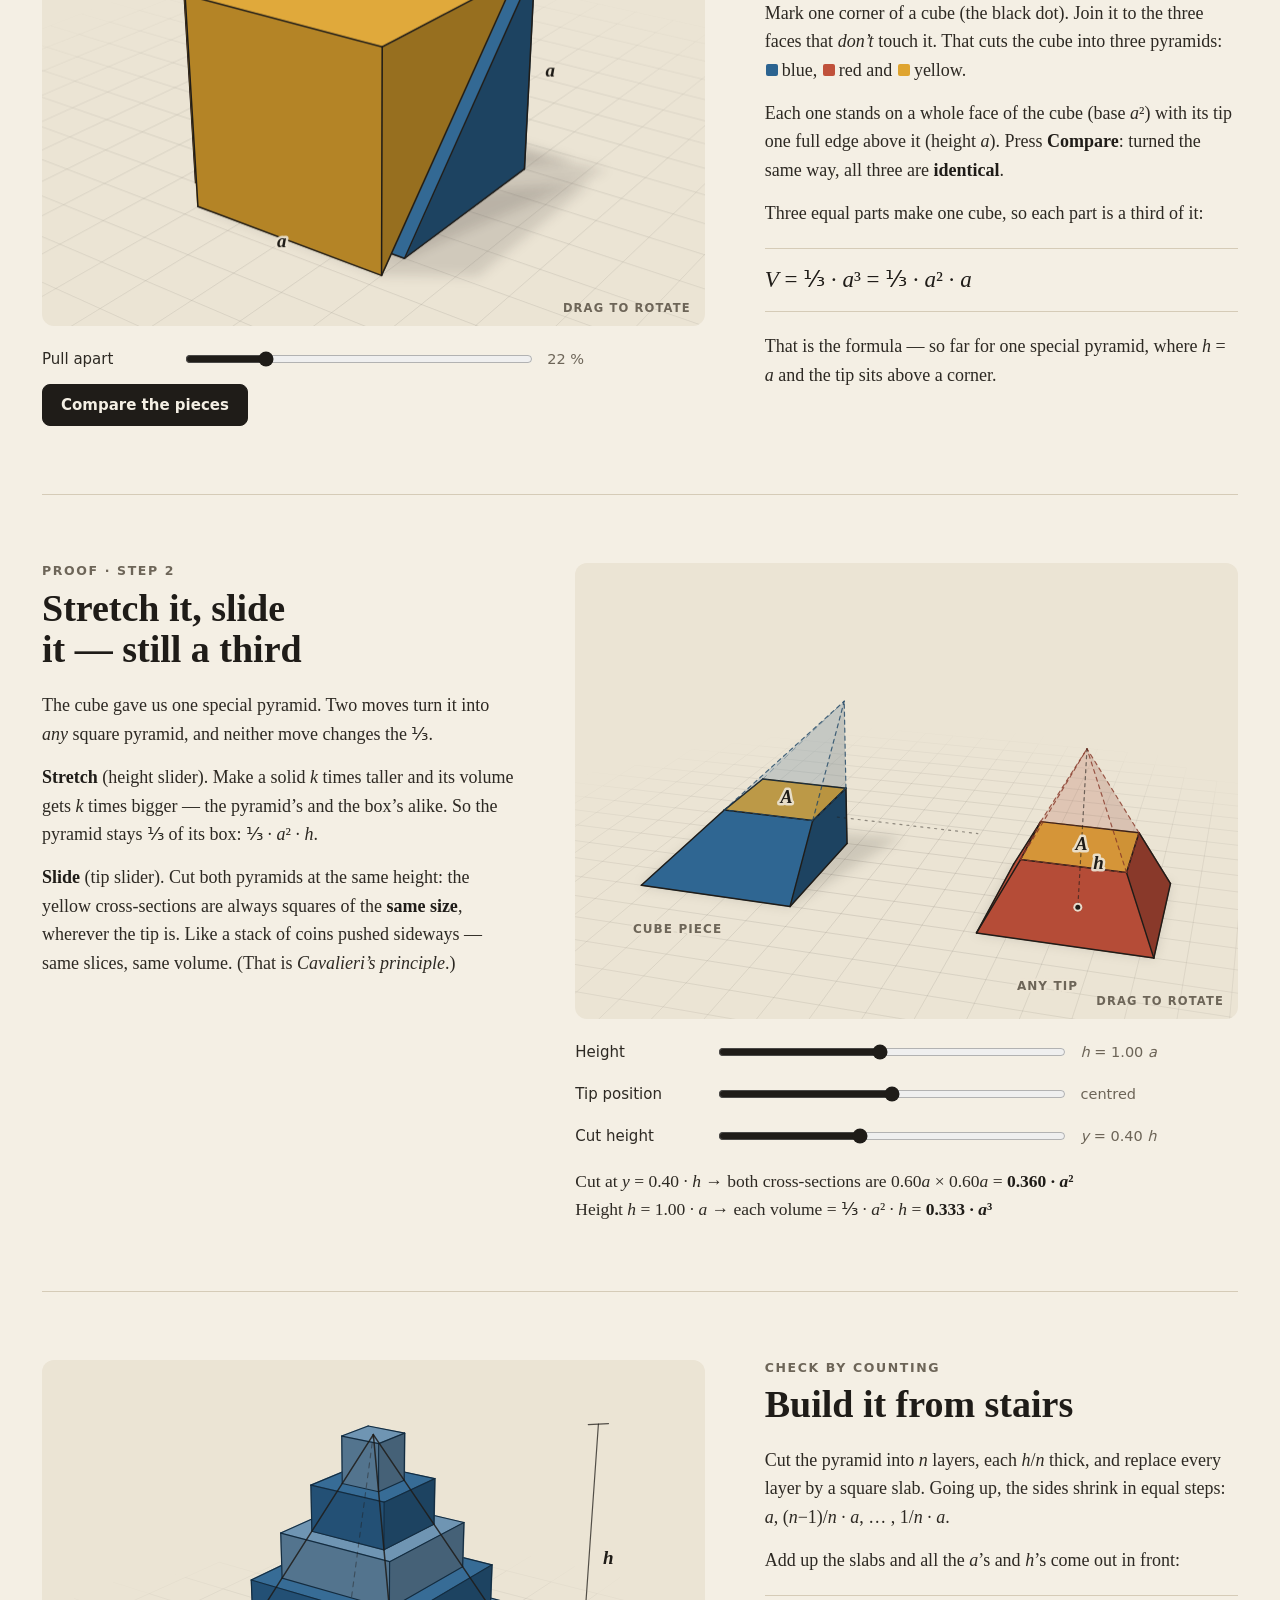
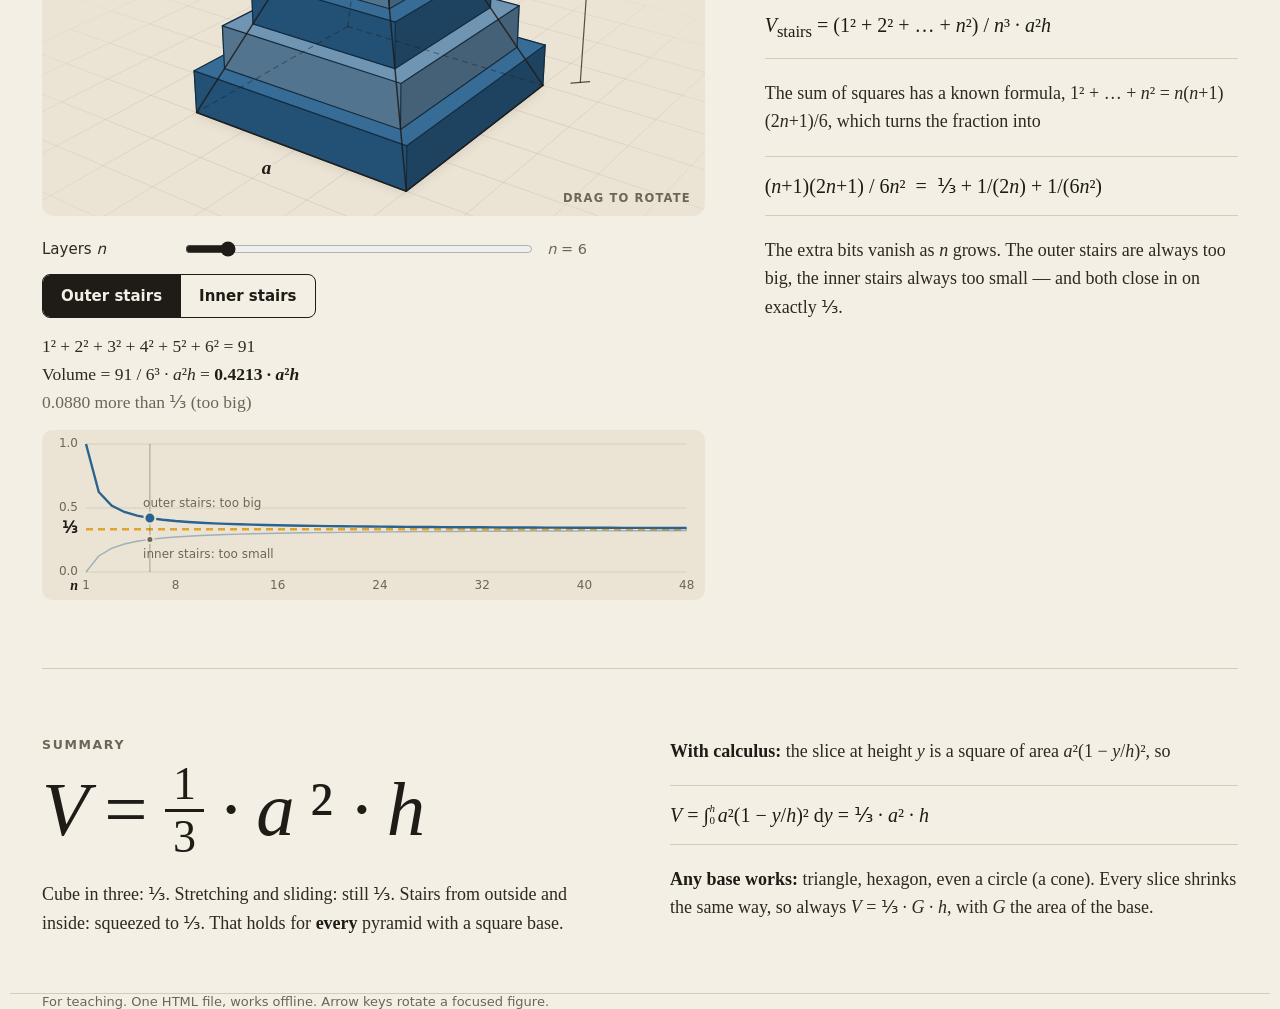
<file: pyramid-volume.html>
<!doctype html>
<html lang="en">
<head>
<meta charset="utf-8">
<meta name="viewport" content="width=device-width, initial-scale=1">
<title>Why is a pyramid exactly one third?</title>
<style>
:root{
  --paper:#f4efe4; --stage:#ebe4d4; --ink:#1f1c18; --body:#2d2923; --muted:#6d6558; --rule:#d5cbb7;
  --red:#c0513b; --blue:#2b6390; --yellow:#dfa42f; --water:#3b88c6;
  --serif:"Iowan Old Style","Palatino Linotype",Palatino,"URW Palladio L",P052,"Book Antiqua","Noto Serif",Georgia,serif;
  --sans:"Avenir Next",Seravek,"Segoe UI","Noto Sans","DejaVu Sans",sans-serif;
}
*{box-sizing:border-box}
html{background:var(--paper);color:var(--body)}
body{margin:0;font:18px/1.58 var(--serif);-webkit-font-smoothing:antialiased;text-rendering:optimizeLegibility}
i,em{font-style:italic}
b{font-weight:700;color:var(--ink)}
.wrap{max-width:1260px;margin:0 auto;padding:0 32px}

/* top bar */
.bar{display:flex;justify-content:space-between;align-items:center;gap:16px;padding:20px 0;border-bottom:1px solid var(--rule)}
.kicker{font:600 12.5px/1.3 var(--sans);letter-spacing:.13em;text-transform:uppercase;color:var(--muted)}
.lang{display:inline-flex;border:1.5px solid var(--ink);border-radius:8px;overflow:hidden}
.lang button{border:0;border-radius:0;min-height:34px;padding:0 12px;font:700 13px var(--sans);letter-spacing:.06em}
.lang button[aria-pressed="true"]{background:var(--ink);color:var(--paper)}

/* hero */
.hero{display:grid;grid-template-columns:minmax(0,1.1fr) minmax(0,1fr);gap:56px;align-items:center;padding:52px 0 60px}
h1{font-weight:600;font-size:clamp(38px,5.2vw,68px);line-height:1.02;letter-spacing:-.012em;margin:0 0 22px;color:var(--ink);text-wrap:balance}
.lede{font-size:21px;line-height:1.5;margin:0;max-width:33em;text-wrap:pretty}
.formula{margin:34px 0 0;padding:22px 0 0;border-top:3px solid var(--ink)}
.big{font-size:clamp(46px,6vw,78px);line-height:1;color:var(--ink);display:flex;align-items:center;gap:.2em;white-space:nowrap}
.fr{display:inline-flex;flex-direction:column;align-items:center;font-size:.6em;line-height:1.08;margin:0 .04em}
.fr>span:first-child{border-bottom:.075em solid currentColor;padding:0 .18em .02em}
.legend{display:grid;grid-template-columns:3.2em 1fr;gap:4px 12px;margin:22px 0 0;font-size:17px}
.legend dt{font-style:italic;color:var(--ink);font-weight:600}
.legend dd{margin:0;color:var(--body)}

/* stages */
.stage{position:relative;background:var(--stage);border-radius:12px;overflow:hidden;aspect-ratio:16/11}
.stage.sq{aspect-ratio:5/4}
.stage canvas{position:absolute;inset:0;width:100%;height:100%;display:block;cursor:grab;touch-action:pan-y;outline:none}
.stage canvas.grabbing{cursor:grabbing}
.stage canvas:focus-visible{box-shadow:inset 0 0 0 3px var(--yellow)}
.hint{position:absolute;right:14px;bottom:11px;font:600 11.5px var(--sans);letter-spacing:.1em;text-transform:uppercase;color:var(--muted);pointer-events:none;transition:opacity .4s}
.stage.touched .hint{opacity:0}
.status{position:absolute;left:18px;top:14px;pointer-events:none}
.status .main{display:block;font:600 19px/1.3 var(--serif);color:var(--ink)}
.status .sub{display:block;font:500 13px/1.4 var(--sans);color:var(--muted);font-variant-numeric:tabular-nums}

/* sections */
.step{display:grid;grid-template-columns:minmax(0,5fr) minmax(0,7fr);gap:60px;padding:68px 0;border-top:1px solid var(--rule);align-items:start}
.step.flip{grid-template-columns:minmax(0,7fr) minmax(0,5fr)}
.step.flip .text{order:2}
.text{max-width:35em}
.text h2{font-size:clamp(28px,3vw,38px);line-height:1.1;margin:8px 0 20px;font-weight:600;color:var(--ink);text-wrap:balance}
.text p{margin:0 0 15px;text-wrap:pretty}
.mathline{font-size:23px;color:var(--ink);margin:20px 0;padding:14px 0;border-top:1px solid var(--rule);border-bottom:1px solid var(--rule);line-height:1.5}
.mathline.small{font-size:20px}
.sw{display:inline-block;width:.68em;height:.68em;border-radius:2px;background:var(--c);margin:0 .22em 0 .05em;position:relative;top:.04em}
.dim{color:var(--muted)}

/* controls */
.controls{display:grid;gap:8px;margin-top:16px}
.rng{display:grid;grid-template-columns:8.6em minmax(0,1fr) 10.5em;align-items:center;gap:14px;font:500 15px var(--sans);color:var(--body)}
.rng output{font:500 14.5px var(--sans);color:var(--muted);font-variant-numeric:tabular-nums}
input[type=range]{width:100%;height:34px;accent-color:var(--ink);margin:0;cursor:pointer}
.btns{display:flex;gap:10px;flex-wrap:wrap;align-items:center}
button{font:600 15px var(--sans);min-height:42px;padding:0 18px;border:1.5px solid var(--ink);background:transparent;color:var(--ink);border-radius:8px;cursor:pointer}
button:hover{background:rgba(31,28,24,.07)}
button.primary{background:var(--ink);color:var(--paper)}
button.primary:hover{background:#3a352d}
button:focus-visible,input:focus-visible{outline:3px solid var(--yellow);outline-offset:2px}
button:disabled,input:disabled{opacity:.45;cursor:not-allowed}
.seg{display:inline-flex;border:1.5px solid var(--ink);border-radius:8px;overflow:hidden}
.seg button{border:0;border-radius:0}
.seg button+button{border-left:1.5px solid var(--ink)}
.seg button[aria-checked="true"]{background:var(--ink);color:var(--paper)}
.readout{margin-top:14px;font-size:17.5px;line-height:1.6;font-variant-numeric:tabular-nums;color:var(--body)}
.chart{display:block;width:100%;height:170px;margin-top:14px;background:var(--stage);border-radius:10px}

/* summary */
.summary{display:grid;grid-template-columns:minmax(0,1fr) minmax(0,1fr);gap:60px;padding:68px 0 40px;border-top:1px solid var(--rule)}
.summary .big{margin:6px 0 18px}
.summary p{margin:0 0 16px;max-width:34em;text-wrap:pretty}
.int{display:inline-flex;align-items:center}
.lims{display:inline-flex;flex-direction:column;font-size:.55em;line-height:1.05;margin:0 .25em 0 .05em}
footer{padding:26px 0 48px;border-top:1px solid var(--rule);font:500 13px var(--sans);color:var(--muted)}

@media (max-width:920px){
  .wrap{padding:0 20px}
  .hero,.step,.step.flip,.summary{grid-template-columns:1fr;gap:30px}
  .step.flip .text{order:0}
  .hero{padding:36px 0 44px}
  .step{padding:48px 0}
  .rng{grid-template-columns:6.6em minmax(0,1fr);}
  .rng output{grid-column:2;margin-top:-8px}
}
@media (prefers-reduced-motion:reduce){*{transition:none!important}}
</style>
</head>
<body>
<header class="wrap">
  <div class="bar">
    <span class="kicker" data-i18n="kicker"></span>
    <div class="lang" role="group" aria-label="Language / Sprache">
      <button type="button" data-lang="en">EN</button><button type="button" data-lang="de">DE</button>
    </div>
  </div>
  <div class="hero">
    <div>
      <h1 data-i18n="title"></h1>
      <p class="lede" data-i18n="lede"></p>
      <div class="formula">
        <div class="big" aria-label="V equals one third times a squared times h"><i>V</i> = <span class="fr"><span>1</span><span>3</span></span> · <span><i>a</i>²</span> · <i>h</i></div>
        <dl class="legend">
          <dt>a</dt><dd data-i18n="lg_a"></dd>
          <dt>a²</dt><dd data-i18n="lg_G"></dd>
          <dt>h</dt><dd data-i18n="lg_h"></dd>
        </dl>
      </div>
    </div>
    <div class="stage sq"><canvas id="cv-hero" aria-label="Pyramid inside a box with the same base and height"></canvas><span class="hint" data-i18n="hint"></span></div>
  </div>
</header>

<main class="wrap">
  <!-- 1 experiment -->
  <section class="step" id="s1">
    <div class="text">
      <div class="kicker" data-i18n="s1_k"></div>
      <h2 data-i18n="s1_t"></h2>
      <p data-i18n="s1_p1"></p>
      <p data-i18n="s1_p2"></p>
      <div class="mathline" data-i18n="s1_m"></div>
      <p data-i18n="s1_p3"></p>
    </div>
    <figure style="margin:0">
      <div class="stage">
        <canvas id="cv-pour" aria-label="Animation: three pyramids of water fill the box"></canvas>
        <div class="status"><span class="main" id="pour-main" aria-live="polite"></span><span class="sub" id="pour-sub"></span></div>
        <span class="hint" data-i18n="hint"></span>
      </div>
      <div class="controls"><div class="btns">
        <button type="button" class="primary" id="pour-play"></button>
        <button type="button" id="pour-restart" data-i18n="btn_restart"></button>
      </div></div>
    </figure>
  </section>

  <!-- 2 cube -->
  <section class="step flip" id="s2">
    <div class="text">
      <div class="kicker" data-i18n="s2_k"></div>
      <h2 data-i18n="s2_t"></h2>
      <p data-i18n="s2_p1"></p>
      <p data-i18n="s2_p2"></p>
      <p data-i18n="s2_p3"></p>
      <div class="mathline"><i>V</i> = ⅓ · <i>a</i>³ = ⅓ · <i>a</i>² · <i>a</i></div>
      <p data-i18n="s2_p4"></p>
    </div>
    <figure style="margin:0">
      <div class="stage"><canvas id="cv-cube" aria-label="A cube cut into three identical pyramids"></canvas><span class="hint" data-i18n="hint"></span></div>
      <div class="controls">
        <label class="rng"><span data-i18n="ctl_apart"></span><input type="range" id="cube-ex" min="0" max="100" value="22"><output id="cube-ex-o"></output></label>
        <div class="btns"><button type="button" class="primary" id="cube-cmp"></button></div>
      </div>
    </figure>
  </section>

  <!-- 3 stretch & slide -->
  <section class="step" id="s3">
    <div class="text">
      <div class="kicker" data-i18n="s3_k"></div>
      <h2 data-i18n="s3_t"></h2>
      <p data-i18n="s3_p1"></p>
      <p data-i18n="s3_p2"></p>
      <p data-i18n="s3_p3"></p>
    </div>
    <figure style="margin:0">
      <div class="stage"><canvas id="cv-slide" aria-label="Two pyramids with equal cross-sections"></canvas><span class="hint" data-i18n="hint"></span></div>
      <div class="controls">
        <label class="rng"><span data-i18n="ctl_h"></span><input type="range" id="sl-h" min="0.8" max="3.4" step="0.01" value="2"><output id="o-h"></output></label>
        <label class="rng"><span data-i18n="ctl_tip"></span><input type="range" id="sl-tip" min="-1.4" max="1.4" step="0.01" value="0"><output id="o-tip"></output></label>
        <label class="rng"><span data-i18n="ctl_cut"></span><input type="range" id="sl-cut" min="0.05" max="0.92" step="0.01" value="0.4"><output id="o-cut"></output></label>
      </div>
      <div class="readout" id="ro3"></div>
    </figure>
  </section>

  <!-- 4 stairs -->
  <section class="step flip" id="s4">
    <div class="text">
      <div class="kicker" data-i18n="s4_k"></div>
      <h2 data-i18n="s4_t"></h2>
      <p data-i18n="s4_p1"></p>
      <p data-i18n="s4_p2"></p>
      <div class="mathline small" data-i18n="s4_m1"></div>
      <p data-i18n="s4_p3"></p>
      <div class="mathline small">(<i>n</i>+1)(2<i>n</i>+1) / 6<i>n</i>² &nbsp;=&nbsp; ⅓ + 1/(2<i>n</i>) + 1/(6<i>n</i>²)</div>
      <p data-i18n="s4_p4"></p>
    </div>
    <figure style="margin:0">
      <div class="stage"><canvas id="cv-stairs" aria-label="A pyramid approximated by square slabs"></canvas><span class="hint" data-i18n="hint"></span></div>
      <div class="controls">
        <label class="rng"><span data-i18n="ctl_n"></span><input type="range" id="sl-n" min="1" max="48" step="1" value="6"><output id="o-n"></output></label>
        <div class="btns"><div class="seg" role="radiogroup" aria-label="stairs">
          <button type="button" role="radio" aria-checked="true" data-mode="outer" data-i18n="mode_outer"></button>
          <button type="button" role="radio" aria-checked="false" data-mode="inner" data-i18n="mode_inner"></button>
        </div></div>
      </div>
      <div class="readout" id="ro4"></div>
      <canvas class="chart" id="cv-chart" aria-label="Chart: stairs volume approaching one third"></canvas>
    </figure>
  </section>

  <!-- summary -->
  <section class="summary" id="s5">
    <div>
      <div class="kicker" data-i18n="s5_k"></div>
      <div class="big"><i>V</i> = <span class="fr"><span>1</span><span>3</span></span> · <i>a</i>² · <i>h</i></div>
      <p data-i18n="s5_p1"></p>
    </div>
    <div>
      <p data-i18n="s5_p2"></p>
      <div class="mathline small"><i>V</i> = <span class="int">∫<span class="lims"><i>h</i><span>0</span></span></span><i>a</i>²(1 − <i>y</i>/<i>h</i>)² d<i>y</i> = ⅓ · <i>a</i>² · <i>h</i></div>
      <p data-i18n="s5_p3"></p>
    </div>
  </section>
</main>
<footer class="wrap" data-i18n="footer"></footer>
<noscript><p class="wrap">This page needs JavaScript for the 3D figures.</p></noscript>

<script>
(() => {
'use strict';
const $ = s => document.querySelector(s);
const reduceMotion = matchMedia('(prefers-reduced-motion: reduce)').matches;

/* ------------------------------------------------------------------ text */
const STR = {
en: {
  kicker: 'Geometry · Volume of a square pyramid',
  title: 'Why is a pyramid exactly one third?',
  lede: 'A pyramid holds exactly ⅓ of the box with the same base and the same height. One experiment shows <em>that</em> it’s true; three pictures show <em>why</em>. Drag any figure to turn it.',
  lg_a: 'side of the square base',
  lg_G: 'base area',
  lg_h: 'height — straight up from the base to the tip',
  hint: 'drag to rotate',
  s1_k: 'The claim',
  s1_t: 'Three pyramids of water fill the box',
  s1_p1: 'Take a hollow pyramid and a box that share the <b>same square base</b> and the <b>same height</b>. Fill the pyramid, pour it into the box, repeat.',
  s1_p2: 'It takes <b>exactly three</b> pyramids to fill the box. The box holds <i>a</i>² · <i>h</i>, so one pyramid holds a third of that:',
  s1_m: '<i>V</i><sub>pyramid</sub> = ⅓ · <i>V</i><sub>box</sub> = ⅓ · <i>a</i>² · <i>h</i>',
  s1_p3: 'Watch the level while the pyramid fills: it rises slowly at first, then faster and faster — and when it is poured out, it drops fast at first, then slowly. Most of a pyramid’s volume sits down near its base; the tip holds almost nothing. An experiment shows <em>that</em> it works — the next three sections show <em>why</em>.',
  btn_play: 'Play', btn_pause: 'Pause', btn_restart: 'Restart',
  pour_fill: 'Filling pyramid {k} of 3', pour_drain: 'Pouring pyramid {k} of 3', pour_rest: '{k} of 3 poured',
  pour_done: '3 pyramids = 1 box', pour_box: 'box {p} % full',
  lbl_pyr: 'PYRAMID', lbl_box: 'BOX',
  s2_k: 'Proof · step 1',
  s2_t: 'Three equal pyramids build a cube',
  s2_p1: 'Mark one corner of a cube (the black dot). Join it to the three faces that <em>don’t</em> touch it. That cuts the cube into three pyramids: <span class="sw" style="--c:var(--blue)"></span>blue, <span class="sw" style="--c:var(--red)"></span>red and <span class="sw" style="--c:var(--yellow)"></span>yellow.',
  s2_p2: 'Each one stands on a whole face of the cube (base <i>a</i>²) with its tip one full edge above it (height <i>a</i>). Press <b>Compare</b>: turned the same way, all three are <b>identical</b>.',
  s2_p3: 'Three equal parts make one cube, so each part is a third of it:',
  s2_p4: 'That is the formula — so far for one special pyramid, where <i>h</i> = <i>a</i> and the tip sits above a corner.',
  ctl_apart: 'Pull apart', btn_compare: 'Compare the pieces', btn_back: 'Put them back',
  s3_k: 'Proof · step 2',
  s3_t: 'Stretch it, slide it — still a third',
  s3_p1: 'The cube gave us one special pyramid. Two moves turn it into <em>any</em> square pyramid, and neither move changes the ⅓.',
  s3_p2: '<b>Stretch</b> (height slider). Make a solid <i>k</i> times taller and its volume gets <i>k</i> times bigger — the pyramid’s and the box’s alike. So the pyramid stays ⅓ of its box: ⅓ · <i>a</i>² · <i>h</i>.',
  s3_p3: '<b>Slide</b> (tip slider). Cut both pyramids at the same height: the yellow cross-sections are always squares of the <b>same size</b>, wherever the tip is. Like a stack of coins pushed sideways — same slices, same volume. (That is <em>Cavalieri’s principle</em>.)',
  ctl_h: 'Height', ctl_tip: 'Tip position', ctl_cut: 'Cut height',
  tip_center: 'centred', tip_corner: 'above a corner', tip_off: 'off-centre', tip_out: 'outside the base',
  lbl_cube: 'CUBE PIECE', lbl_stretched: 'STRETCHED CUBE PIECE', lbl_any: 'ANY TIP',
  ro3a: 'Cut at <i>y</i> = {c} · <i>h</i> → both cross-sections are {s}<i>a</i> × {s}<i>a</i> = <b>{A} · <i>a</i>²</b>',
  ro3b: 'Height <i>h</i> = {h} · <i>a</i> → each volume = ⅓ · <i>a</i>² · <i>h</i> = <b>{v} · <i>a</i>³</b>',
  s4_k: 'Check by counting',
  s4_t: 'Build it from stairs',
  s4_p1: 'Cut the pyramid into <i>n</i> layers, each <i>h</i>/<i>n</i> thick, and replace every layer by a square slab. Going up, the sides shrink in equal steps: <i>a</i>, (<i>n</i>−1)/<i>n</i> · <i>a</i>, … , 1/<i>n</i> · <i>a</i>.',
  s4_p2: 'Add up the slabs and all the <i>a</i>’s and <i>h</i>’s come out in front:',
  s4_m1: '<i>V</i><sub>stairs</sub> = (1² + 2² + … + <i>n</i>²) / <i>n</i>³ · <i>a</i>²<i>h</i>',
  s4_p3: 'The sum of squares has a known formula, 1² + … + <i>n</i>² = <i>n</i>(<i>n</i>+1)(2<i>n</i>+1)/6, which turns the fraction into',
  s4_p4: 'The extra bits vanish as <i>n</i> grows. The outer stairs are always too big, the inner stairs always too small — and both close in on exactly ⅓.',
  ctl_n: 'Layers <i>n</i>', mode_outer: 'Outer stairs', mode_inner: 'Inner stairs',
  ro4_vol: 'Volume = {S} / {n}³ · <i>a</i>²<i>h</i> = <b>{f} · <i>a</i>²<i>h</i></b>',
  ro4_above: '{d} more than ⅓ (too big)', ro4_below: '{d} less than ⅓ (too small)',
  ch_big: 'outer stairs: too big', ch_small: 'inner stairs: too small',
  s5_k: 'Summary',
  s5_p1: 'Cube in three: ⅓. Stretching and sliding: still ⅓. Stairs from outside and inside: squeezed to ⅓. That holds for <b>every</b> pyramid with a square base.',
  s5_p2: '<b>With calculus:</b> the slice at height <i>y</i> is a square of area <i>a</i>²(1 − <i>y</i>/<i>h</i>)², so',
  s5_p3: '<b>Any base works:</b> triangle, hexagon, even a circle (a cone). Every slice shrinks the same way, so always <i>V</i> = ⅓ · <i>G</i> · <i>h</i>, with <i>G</i> the area of the base.',
  footer: 'For teaching. One HTML file, works offline. Arrow keys rotate a focused figure.'
},
de: {
  kicker: 'Geometrie · Volumen der quadratischen Pyramide',
  title: 'Warum ist eine Pyramide genau ein Drittel?',
  lede: 'Eine Pyramide fasst genau ⅓ des Quaders mit gleicher Grundfläche und gleicher Höhe. Ein Experiment zeigt, <em>dass</em> es stimmt – drei Bilder zeigen, <em>warum</em>. Jede Figur lässt sich mit der Maus drehen.',
  lg_a: 'Seitenlänge der quadratischen Grundfläche',
  lg_G: 'Grundfläche <i>G</i>',
  lg_h: 'Höhe – senkrecht von der Grundfläche bis zur Spitze',
  hint: 'ziehen zum Drehen',
  s1_k: 'Die Behauptung',
  s1_t: 'Drei Pyramiden voll Wasser füllen den Quader',
  s1_p1: 'Nimm eine hohle Pyramide und einen Quader mit <b>gleicher quadratischer Grundfläche</b> und <b>gleicher Höhe</b>. Pyramide füllen, in den Quader leeren, wiederholen.',
  s1_p2: 'Es braucht <b>genau drei</b> Pyramiden, bis der Quader voll ist. Der Quader fasst <i>a</i>² · <i>h</i>, eine Pyramide also ein Drittel davon:',
  s1_m: '<i>V</i><sub>Pyramide</sub> = ⅓ · <i>V</i><sub>Quader</sub> = ⅓ · <i>a</i>² · <i>h</i>',
  s1_p3: 'Achte auf den Wasserstand beim Füllen: Er steigt erst langsam, dann immer schneller – und beim Ausleeren sinkt er erst schnell, dann langsam. Der Großteil des Volumens sitzt unten bei der Grundfläche, die Spitze fasst fast nichts. Das Experiment zeigt, <em>dass</em> es stimmt – die nächsten drei Abschnitte zeigen, <em>warum</em>.',
  btn_play: 'Abspielen', btn_pause: 'Pause', btn_restart: 'Neu starten',
  pour_fill: 'Pyramide {k} von 3 wird gefüllt', pour_drain: 'Pyramide {k} von 3 wird umgeleert', pour_rest: '{k} von 3 umgeleert',
  pour_done: '3 Pyramiden = 1 Quader', pour_box: 'Quader zu {p} % voll',
  lbl_pyr: 'PYRAMIDE', lbl_box: 'QUADER',
  s2_k: 'Beweis · Schritt 1',
  s2_t: 'Drei gleiche Pyramiden ergeben einen Würfel',
  s2_p1: 'Markiere eine Ecke des Würfels (der schwarze Punkt). Verbinde sie mit den drei Seitenflächen, die sie <em>nicht</em> berühren. Das zerlegt den Würfel in drei Pyramiden: <span class="sw" style="--c:var(--blue)"></span>blau, <span class="sw" style="--c:var(--red)"></span>rot und <span class="sw" style="--c:var(--yellow)"></span>gelb.',
  s2_p2: 'Jede steht auf einer ganzen Würfelfläche (Grundfläche <i>a</i>²), ihre Spitze liegt eine ganze Kante darüber (Höhe <i>a</i>). Drück auf <b>Vergleichen</b>: gleich gedreht sind alle drei <b>deckungsgleich</b>.',
  s2_p3: 'Drei gleiche Teile ergeben einen Würfel, also ist jeder Teil ein Drittel davon:',
  s2_p4: 'Das ist schon die Formel – vorerst für eine spezielle Pyramide mit <i>h</i> = <i>a</i>, deren Spitze über einer Ecke liegt.',
  ctl_apart: 'Auseinander', btn_compare: 'Teile vergleichen', btn_back: 'Wieder zusammensetzen',
  s3_k: 'Beweis · Schritt 2',
  s3_t: 'Strecken, verschieben – bleibt ein Drittel',
  s3_p1: 'Der Würfel lieferte eine spezielle Pyramide. Zwei Schritte machen daraus <em>jede</em> quadratische Pyramide – und keiner ändert das ⅓.',
  s3_p2: '<b>Strecken</b> (Regler Höhe). Wird ein Körper <i>k</i>-mal so hoch, wird sein Volumen <i>k</i>-mal so groß – bei Pyramide und Quader gleichermaßen. Die Pyramide bleibt also ⅓ ihres Quaders: ⅓ · <i>a</i>² · <i>h</i>.',
  s3_p3: '<b>Verschieben</b> (Regler Spitze). Schneide beide Pyramiden in derselben Höhe: Die gelben Schnittflächen sind immer <b>gleich große</b> Quadrate, egal wo die Spitze liegt. Wie ein schräg geschobener Münzstapel – gleiche Scheiben, gleiches Volumen. (Das ist das <em>Prinzip von Cavalieri</em>.)',
  ctl_h: 'Höhe', ctl_tip: 'Lage der Spitze', ctl_cut: 'Schnitthöhe',
  tip_center: 'mittig', tip_corner: 'über einer Ecke', tip_off: 'außermittig', tip_out: 'außerhalb der Grundfläche',
  lbl_cube: 'WÜRFELTEIL', lbl_stretched: 'GESTRECKTES WÜRFELTEIL', lbl_any: 'SPITZE BELIEBIG',
  ro3a: 'Schnitt bei <i>y</i> = {c} · <i>h</i> → beide Schnittflächen sind {s}<i>a</i> × {s}<i>a</i> = <b>{A} · <i>a</i>²</b>',
  ro3b: 'Höhe <i>h</i> = {h} · <i>a</i> → beide Volumen = ⅓ · <i>a</i>² · <i>h</i> = <b>{v} · <i>a</i>³</b>',
  s4_k: 'Nachrechnen',
  s4_t: 'Aus Treppenstufen bauen',
  s4_p1: 'Zerschneide die Pyramide in <i>n</i> Schichten der Dicke <i>h</i>/<i>n</i> und ersetze jede durch eine quadratische Platte. Nach oben schrumpfen die Seiten in gleichen Schritten: <i>a</i>, (<i>n</i>−1)/<i>n</i> · <i>a</i>, … , 1/<i>n</i> · <i>a</i>.',
  s4_p2: 'Zählt man die Platten zusammen, wandern alle <i>a</i> und <i>h</i> nach vorne:',
  s4_m1: '<i>V</i><sub>Treppe</sub> = (1² + 2² + … + <i>n</i>²) / <i>n</i>³ · <i>a</i>²<i>h</i>',
  s4_p3: 'Für die Quadratsumme gibt es eine Formel, 1² + … + <i>n</i>² = <i>n</i>(<i>n</i>+1)(2<i>n</i>+1)/6. Damit wird der Bruch zu',
  s4_p4: 'Die Zusatzteile verschwinden, wenn <i>n</i> wächst. Die äußere Treppe ist immer zu groß, die innere immer zu klein – und beide schließen genau ⅓ ein.',
  ctl_n: 'Schichten <i>n</i>', mode_outer: 'Äußere Treppe', mode_inner: 'Innere Treppe',
  ro4_vol: 'Volumen = {S} / {n}³ · <i>a</i>²<i>h</i> = <b>{f} · <i>a</i>²<i>h</i></b>',
  ro4_above: '{d} mehr als ⅓ (zu groß)', ro4_below: '{d} weniger als ⅓ (zu klein)',
  ch_big: 'äußere Treppe: zu groß', ch_small: 'innere Treppe: zu klein',
  s5_k: 'Zusammenfassung',
  s5_p1: 'Würfel in drei Teile: ⅓. Strecken und Verschieben: weiterhin ⅓. Treppen von außen und innen: eingeschlossen auf ⅓. Das gilt für <b>jede</b> Pyramide mit quadratischer Grundfläche.',
  s5_p2: '<b>Mit Integralrechnung:</b> Die Schnittfläche in Höhe <i>y</i> ist ein Quadrat mit Fläche <i>a</i>²(1 − <i>y</i>/<i>h</i>)², also',
  s5_p3: '<b>Jede Grundfläche geht:</b> Dreieck, Sechseck, sogar ein Kreis (Kegel). Jede Schicht schrumpft gleich, also immer <i>V</i> = ⅓ · <i>G</i> · <i>h</i>, wobei <i>G</i> die Grundfläche ist.',
  footer: 'Für den Unterricht. Eine einzige HTML-Datei, funktioniert offline. Pfeiltasten drehen eine ausgewählte Figur.'
}};

let lang = (() => {
  try { const s = localStorage.getItem('pyr-lang'); if (s === 'en' || s === 'de') return s; } catch (e) {}
  return (navigator.language || '').toLowerCase().startsWith('de') ? 'de' : 'en';
})();
const tr = (k, vars) => {
  let s = (STR[lang] && STR[lang][k]) ?? STR.en[k] ?? k;
  if (vars) for (const [kk, v] of Object.entries(vars)) s = s.split('{' + kk + '}').join(v);
  return s;
};
const fmt = (x, d) => { const s = x.toFixed(d); return lang === 'de' ? s.replace('.', ',') : s; };
const onLang = [];
function applyLang() {
  document.documentElement.lang = lang;
  document.title = tr('title');
  document.querySelectorAll('[data-i18n]').forEach(el => { el.innerHTML = tr(el.dataset.i18n); });
  document.querySelectorAll('[data-lang]').forEach(b => b.setAttribute('aria-pressed', String(b.dataset.lang === lang)));
  onLang.forEach(f => f());
}
document.querySelectorAll('[data-lang]').forEach(b => b.addEventListener('click', () => {
  lang = b.dataset.lang; try { localStorage.setItem('pyr-lang', lang); } catch (e) {}
  applyLang();
}));

/* ------------------------------------------------------------------ math */
const add = (a, b) => [a[0] + b[0], a[1] + b[1], a[2] + b[2]];
const sub = (a, b) => [a[0] - b[0], a[1] - b[1], a[2] - b[2]];
const mul = (a, s) => [a[0] * s, a[1] * s, a[2] * s];
const dot = (a, b) => a[0] * b[0] + a[1] * b[1] + a[2] * b[2];
const cross = (a, b) => [a[1] * b[2] - a[2] * b[1], a[2] * b[0] - a[0] * b[2], a[0] * b[1] - a[1] * b[0]];
const len = a => Math.hypot(a[0], a[1], a[2]);
const norm = a => { const l = len(a) || 1; return [a[0] / l, a[1] / l, a[2] / l]; };
const lerp = (a, b, t) => a + (b - a) * t;
const lerp3 = (a, b, t) => [lerp(a[0], b[0], t), lerp(a[1], b[1], t), lerp(a[2], b[2], t)];
const avg = pts => mul(pts.reduce((s, p) => add(s, p), [0, 0, 0]), 1 / pts.length);
const clamp = (x, a, b) => Math.min(b, Math.max(a, x));
const ease = t => t < .5 ? 4 * t * t * t : 1 - Math.pow(-2 * t + 2, 3) / 2;
const sine = p => 0.5 - 0.5 * Math.cos(Math.PI * p);
// quaternions [w,x,y,z]
const qAxis = (ax, ang) => { const s = Math.sin(ang / 2), n = norm(ax); return [Math.cos(ang / 2), n[0] * s, n[1] * s, n[2] * s]; };
const qMul = (a, b) => [
  a[0] * b[0] - a[1] * b[1] - a[2] * b[2] - a[3] * b[3],
  a[0] * b[1] + a[1] * b[0] + a[2] * b[3] - a[3] * b[2],
  a[0] * b[2] - a[1] * b[3] + a[2] * b[0] + a[3] * b[1],
  a[0] * b[3] + a[1] * b[2] - a[2] * b[1] + a[3] * b[0]];
const qRot = (q, v) => { const r = qMul(qMul(q, [0, v[0], v[1], v[2]]), [q[0], -q[1], -q[2], -q[3]]); return [r[1], r[2], r[3]]; };
const qSlerp = (a, b, t) => {
  let d = a[0] * b[0] + a[1] * b[1] + a[2] * b[2] + a[3] * b[3], bb = b;
  if (d < 0) { d = -d; bb = b.map(x => -x); }
  if (d > 0.9995) { const r = a.map((x, i) => x + (bb[i] - x) * t); const l = Math.hypot(...r); return r.map(x => x / l); }
  const th = Math.acos(d), s = Math.sin(th), wa = Math.sin((1 - t) * th) / s, wb = Math.sin(t * th) / s;
  return a.map((x, i) => x * wa + bb[i] * wb);
};

/* ------------------------------------------------------------------ colours */
const hex = h => [parseInt(h.slice(1, 3), 16), parseInt(h.slice(3, 5), 16), parseInt(h.slice(5, 7), 16)];
const rgba = (c, a = 1) => `rgba(${c[0] | 0},${c[1] | 0},${c[2] | 0},${a})`;
const shade = (c, k) => k <= 1 ? c.map(x => x * k) : c.map(x => x + (255 - x) * (k - 1));
const INK = hex('#1f1c18'), MUTED = hex('#6d6558'), STAGE = hex('#ebe4d4'),
      RED = hex('#c0513b'), BLUE = hex('#2b6390'), YEL = hex('#dfa42f'), WATER = hex('#3b88c6');
const cssv = getComputedStyle(document.documentElement);
const SERIF = cssv.getPropertyValue('--serif').trim() || 'serif';
const SANS = cssv.getPropertyValue('--sans').trim() || 'sans-serif';

/* ------------------------------------------------------------------ geometry */
const sqr = (cx, y, s, cz = 0) => [[cx - s, y, cz - s], [cx + s, y, cz - s], [cx + s, y, cz + s], [cx - s, y, cz + s]];
const BOXF = [[0, 1, 2, 3], [4, 5, 6, 7], [0, 1, 5, 4], [1, 2, 6, 5], [2, 3, 7, 6], [3, 0, 4, 7]];
const PYRF = [[0, 1, 2, 3], [0, 1, 4], [1, 2, 4], [2, 3, 4], [3, 0, 4]];
const boxMesh = (x0, y0, z0, x1, y1, z1, o) => ({ verts: [[x0, y0, z0], [x1, y0, z0], [x1, y0, z1], [x0, y0, z1], [x0, y1, z0], [x1, y1, z0], [x1, y1, z1], [x0, y1, z1]], faces: BOXF, ...o });
const pyrMesh = (base, apex, o) => ({ verts: [...base, apex], faces: PYRF, ...o });
const frustMesh = (bot, top, o) => ({ verts: [...bot, ...top], faces: BOXF, ...o });

/* ------------------------------------------------------------------ view */
const views = [];
class View {
  constructor(cv, o) {
    this.cv = cv; this.ctx = cv.getContext('2d'); this.o = o;
    this.yaw = o.yaw; this.pitch = o.pitch; this.dist = o.dist; this.target = o.target.slice();
    this.radius = o.radius; this.fit = o.fit || 1.45;
    this.minP = o.minPitch ?? 0.16; this.maxP = o.maxPitch ?? 1.3;
    this.draw = o.draw; this.w = 1; this.h = 1; this.dpr = 1; this._raf = 0; this.touched = false;
    this.zoom = 1; this.measure = false; this.ext = [Infinity, Infinity, -Infinity, -Infinity];
    views.push(this);
    let drag = null;
    const touch = () => { this.touched = true; cv.parentElement.classList.add('touched'); };
    cv.addEventListener('pointerdown', e => {
      if (e.pointerType === 'mouse' && e.button !== 0) return;
      drag = { x: e.clientX, y: e.clientY, id: e.pointerId };
      try { cv.setPointerCapture(e.pointerId); } catch (_) {}
      cv.classList.add('grabbing'); touch();
    });
    cv.addEventListener('pointermove', e => {
      if (!drag || e.pointerId !== drag.id) return;
      const dx = e.clientX - drag.x, dy = e.clientY - drag.y; drag.x = e.clientX; drag.y = e.clientY;
      this.yaw -= dx * 0.0085; this.pitch = clamp(this.pitch + dy * 0.006, this.minP, this.maxP); this.request();
    });
    const end = e => { if (drag && e.pointerId === drag.id) { drag = null; cv.classList.remove('grabbing'); } };
    cv.addEventListener('pointerup', end); cv.addEventListener('pointercancel', end); cv.addEventListener('lostpointercapture', end);
    cv.tabIndex = 0;
    cv.addEventListener('keydown', e => {
      const s = 0.1;
      if (e.key === 'ArrowLeft') this.yaw += s; else if (e.key === 'ArrowRight') this.yaw -= s;
      else if (e.key === 'ArrowUp') this.pitch = clamp(this.pitch + s * .7, this.minP, this.maxP);
      else if (e.key === 'ArrowDown') this.pitch = clamp(this.pitch - s * .7, this.minP, this.maxP);
      else return;
      e.preventDefault(); touch(); this.request();
    });
    new ResizeObserver(() => this.resize()).observe(cv);
  }
  resize() {
    const r = this.cv.getBoundingClientRect(); if (r.width < 2) return;
    this.dpr = Math.min(window.devicePixelRatio || 1, 2); this.w = r.width; this.h = r.height;
    this.cv.width = Math.round(this.w * this.dpr); this.cv.height = Math.round(this.h * this.dpr); this.render();
  }
  request() { if (this._raf) return; this._raf = requestAnimationFrame(() => { this._raf = 0; this.render(); }); }
  camera() {
    const cp = Math.cos(this.pitch), sp = Math.sin(this.pitch), T = this.target;
    this.cam = [T[0] + this.dist * cp * Math.sin(this.yaw), T[1] + this.dist * sp, T[2] + this.dist * cp * Math.cos(this.yaw)];
    this.f = norm(sub(T, this.cam)); this.r = norm(cross(this.f, [0, 1, 0])); this.u = cross(this.r, this.f);
    this.focal = Math.min(this.w, this.h * this.fit) / 2 * this.dist / this.radius * this.zoom;
    this.cx = this.w / 2; this.cy = this.h / 2 + (this.o.yShift || 0) * this.h;
  }
  proj(p) {
    const d = sub(p, this.cam), z = Math.max(dot(d, this.f), 0.05), s = this.focal / z;
    const x = this.cx + dot(d, this.r) * s, y = this.cy - dot(d, this.u) * s;
    if (this.measure) this.extend(x, y, x, y);
    return [x, y, z];
  }
  extend(x0, y0, x1, y1) { const e = this.ext; if (x0 < e[0]) e[0] = x0; if (y0 < e[1]) e[1] = y0; if (x1 > e[2]) e[2] = x1; if (y1 > e[3]) e[3] = y1; }
  // Auto-fit: every projected point and label box is recorded while drawing (ground grid and shadows
  // excluded). If the frame would overflow, the focal length is scaled down exactly and the frame is
  // redrawn once; at the default views nothing changes, when turned to extreme angles it zooms out
  // instead of clipping. The zoom grows back (up to 1) as soon as there is room again.
  render() {
    const c = this.ctx, M = 8;
    for (let pass = 0; pass < 3; pass++) {
      c.setTransform(this.dpr, 0, 0, this.dpr, 0, 0); c.clearRect(0, 0, this.w, this.h); this.camera();
      this.ext = [Infinity, Infinity, -Infinity, -Infinity]; this.measure = true;
      this.draw(this, c); this.measure = false;
      const e = this.ext; if (!isFinite(e[0])) break;
      const need = Math.max((this.cx - e[0]) / (this.cx - M), (e[2] - this.cx) / (this.w - this.cx - M),
                            (this.cy - e[1]) / (this.cy - M), (e[3] - this.cy) / (this.h - this.cy - M), 1e-6);
      const z = Math.min(1, this.zoom / need);       // screen offsets scale linearly with focal, so this is exact
      if (Math.abs(z - this.zoom) < 0.003) break;
      this.zoom = z;
    }
  }
}
onLang.push(() => views.forEach(v => v.request()));

/* ------------------------------------------------------------------ drawing */
const LDIR = norm([-0.42, 0.8, 0.45]);
function prep(V, m) {
  const P = m.verts.map(p => V.proj(p)), C = avg(m.verts);
  const F = m.faces.map((f, i) => {
    const pts = f.map(j => m.verts[j]), fc = avg(pts);
    let n = [0, 0, 0];
    for (let k = 0; k < pts.length; k++) {           // Newell normal: robust for quads and collapsed edges
      const a = pts[k], b = pts[(k + 1) % pts.length];
      n[0] += (a[1] - b[1]) * (a[2] + b[2]); n[1] += (a[2] - b[2]) * (a[0] + b[0]); n[2] += (a[0] - b[0]) * (a[1] + b[1]);
    }
    const l = len(n); if (l < 1e-9) return { f, i, deg: true };
    n = mul(n, 1 / l); if (dot(n, sub(fc, C)) < 0) n = mul(n, -1);
    return { f, i, n, fc, front: dot(n, sub(V.cam, fc)) > 0 };
  });
  return { P, F };
}
function fillOf(V, m, fc) {
  const n = fc.n, nv = [dot(n, V.r), dot(n, V.u), -dot(n, V.f)];
  const d = Math.max(0, dot(nv, LDIR));
  const base = (m.faceColors && m.faceColors[fc.i]) || m.color;
  return shade(base, 0.68 + 0.42 * d);
}
function polyPath(c, P, f) { c.beginPath(); f.forEach((j, k) => k ? c.lineTo(P[j][0], P[j][1]) : c.moveTo(P[j][0], P[j][1])); c.closePath(); }
function edgesOf(m) {
  const map = new Map();
  m.faces.forEach((f, fi) => f.forEach((a, k) => {
    const b = f[(k + 1) % f.length], lo = Math.min(a, b), hi = Math.max(a, b), key = lo + '_' + hi;
    if (!map.has(key)) map.set(key, { a: lo, b: hi, faces: [] });
    map.get(key).faces.push(fi);
  }));
  return [...map.values()];
}
// pass: 'all' (opaque: front faces; translucent: back then front), 'back' or 'front' (for glass shells)
function drawMesh(V, m, pass = 'all') {
  const c = V.ctx, { P, F } = prep(V, m), A = m.alpha ?? 1;
  const faces = F.filter(f => !f.deg && (pass === 'all' ? (A < 1 || f.front) : pass === 'back' ? !f.front : f.front));
  faces.sort((a, b) => (a.front ? 1 : 0) - (b.front ? 1 : 0));
  for (const fc of faces) {
    const a = A * (fc.front ? 1 : (m.backK ?? 0.7)); if (a < 0.002) continue;
    const col = fillOf(V, m, fc); polyPath(c, P, fc.f);
    c.fillStyle = rgba(col, a); c.fill();
    if (A >= 1) { c.strokeStyle = rgba(col, 1); c.lineWidth = 0.8; c.stroke(); }
  }
  if ((m.edgeWidth ?? 1.5) > 0) drawEdges(V, m, P, F, pass);
}
function drawEdges(V, m, P, F, pass) {
  const c = V.ctx, w = m.edgeWidth ?? 1.5, col = m.edgeColor || INK, ea = m.edgeAlpha ?? 1;
  c.lineCap = 'round'; c.lineJoin = 'round';
  for (const e of edgesOf(m)) {
    const vis = e.faces.some(fi => F[fi] && !F[fi].deg && F[fi].front);
    let st = null;
    if (pass === 'back') { if (!vis) st = { a: ea * 0.33, w: w * 0.8 }; }
    else if (vis) st = { a: ea, w, dash: m.dash };
    else if (pass === 'all' && m.hidden === 'dashed') st = { a: ea * 0.5, w: w * 0.75, dash: [5, 5] };
    if (!st) continue;
    c.beginPath(); c.moveTo(P[e.a][0], P[e.a][1]); c.lineTo(P[e.b][0], P[e.b][1]);
    c.setLineDash(st.dash || []); c.strokeStyle = rgba(col, st.a); c.lineWidth = st.w; c.stroke();
  }
  c.setLineDash([]);
}
function drawGround(V, y, ext, step, cx = 0, cz = 0) {
  const c = V.ctx, N = Math.round(2 * ext / step), was = V.measure; V.measure = false;   // the floor may run past the frame
  c.lineWidth = 1;
  for (let i = 0; i <= N; i++) {
    const g = -ext + i * step;
    for (const along of [0, 1]) for (let j = 0; j < N; j++) {
      const s0 = -ext + j * step, s1 = s0 + step, r = Math.hypot(g, (s0 + s1) / 2) / ext;
      if (r >= 1) continue;
      const p0 = along ? [cx + g, y, cz + s0] : [cx + s0, y, cz + g], p1 = along ? [cx + g, y, cz + s1] : [cx + s1, y, cz + g];
      const a = V.proj(p0), b = V.proj(p1);
      c.strokeStyle = rgba(INK, 0.1 * (1 - r * r)); c.beginPath(); c.moveTo(a[0], a[1]); c.lineTo(b[0], b[1]); c.stroke();
    }
  }
  V.measure = was;
}
function hull2(pts) {
  const p = pts.slice().sort((a, b) => a[0] - b[0] || a[1] - b[1]); if (p.length < 3) return p;
  const cr = (o, a, b) => (a[0] - o[0]) * (b[1] - o[1]) - (a[1] - o[1]) * (b[0] - o[0]);
  const lo = [], up = [];
  for (const q of p) { while (lo.length >= 2 && cr(lo[lo.length - 2], lo[lo.length - 1], q) <= 0) lo.pop(); lo.push(q); }
  for (let i = p.length - 1; i >= 0; i--) { const q = p[i]; while (up.length >= 2 && cr(up[up.length - 2], up[up.length - 1], q) <= 0) up.pop(); up.push(q); }
  up.pop(); lo.pop(); return lo.concat(up);
}
function drawShadow(V, verts, y, alpha = 0.16) {   // light from front-left-above, cast onto the ground plane
  const h = hull2(verts.map(v => { const k = v[1] - y; return [v[0] + 0.32 * k, v[2] - 0.22 * k]; }));
  const c = V.ctx, was = V.measure; V.measure = false;   // a shadow may fade out past the frame
  c.save();
  if ('filter' in c) c.filter = 'blur(6px)'; else alpha *= 0.55;   // no canvas filter (older Safari): soft alpha instead of a hard-edged blob
  c.fillStyle = rgba(INK, alpha); c.beginPath();
  h.forEach((p, i) => { const q = V.proj([p[0], y, p[1]]); i ? c.lineTo(q[0], q[1]) : c.moveTo(q[0], q[1]); });
  c.closePath(); c.fill(); c.restore(); V.measure = was;
}
function label(V, p, text, o = {}) {
  const q = V.proj(p), c = V.ctx, sz = o.size || 17;
  c.font = `${o.italic ? 'italic ' : ''}${o.weight || 600} ${sz}px ${o.sans ? SANS : SERIF}`;
  if ('letterSpacing' in c) c.letterSpacing = o.sans ? '0.09em' : '0px';
  c.textAlign = o.align || 'center'; c.textBaseline = 'middle';
  const x = q[0] + (o.dx || 0), y = q[1] + (o.dy || 0);
  if (V.measure) { const w = c.measureText(text).width, x0 = c.textAlign === 'left' ? x : c.textAlign === 'right' ? x - w : x - w / 2; V.extend(x0 - 3, y - sz * 0.6, x0 + w + 3, y + sz * 0.6); }
  c.lineJoin = 'round'; c.lineWidth = o.halo ?? 5; c.strokeStyle = rgba(STAGE, 0.92); c.strokeText(text, x, y);
  c.fillStyle = rgba(o.color || INK, o.alpha ?? 1); c.fillText(text, x, y);
  if ('letterSpacing' in c) c.letterSpacing = '0px';
}
function line3(V, p0, p1, o = {}) {
  const c = V.ctx, a = V.proj(p0), b = V.proj(p1);
  c.setLineDash(o.dash || []); c.strokeStyle = rgba(o.color || INK, o.alpha ?? 1); c.lineWidth = o.w || 1.2;
  c.beginPath(); c.moveTo(a[0], a[1]); c.lineTo(b[0], b[1]); c.stroke(); c.setLineDash([]);
}
function dot3(V, p, r = 5, col = INK) {
  const c = V.ctx, q = V.proj(p); c.beginPath(); c.arc(q[0], q[1], r + 2, 0, 7); c.fillStyle = rgba(STAGE, 0.95); c.fill();
  c.beginPath(); c.arc(q[0], q[1], r, 0, 7); c.fillStyle = rgba(col); c.fill();
}
// label the base edges nearest to the camera, pushed outward from the base centre
function edgeLabels(V, base, txt, count = 2, push = 0.3) {
  const C = avg(base);
  base.map((p, i) => {
    const m = lerp3(p, base[(i + 1) % base.length], 0.5);
    return { m: add(m, mul(norm(sub(m, C)), push)), d: len(sub(V.cam, m)) };
  }).sort((x, y) => x.d - y.d).slice(0, count).forEach(o => label(V, o.m, txt, { italic: true, size: 19 }));
}
// a dimension line along the screen-rightmost vertical edge of a box-like footprint
function heightDim(V, base, h, txt) {
  const C = avg(base); let best = null;
  for (const p of base) { const q = V.proj(p); if (!best || q[0] > best.q[0]) best = { p, q }; }
  const out = mul(norm(sub([best.p[0], 0, best.p[2]], [C[0], 0, C[2]])), 0.32);
  const p0 = add(best.p, out), p1 = add(p0, [0, h, 0]);
  line3(V, p0, p1, { w: 1.2, alpha: 0.75 });
  for (const p of [p0, p1]) line3(V, add(p, mul(out, -0.25)), add(p, mul(out, 0.25)), { w: 1.2, alpha: 0.75 });
  label(V, lerp3(p0, p1, 0.5), txt, { italic: true, size: 19, dx: 14, align: 'left' });
}
function tween(from, to, ms, fn) {
  return new Promise(res => {
    if (reduceMotion) { fn(to); res(); return; }
    const t0 = performance.now();
    const step = now => { const p = Math.min(1, (now - t0) / ms); fn(from + (to - from) * ease(p)); p < 1 ? requestAnimationFrame(step) : res(); };
    requestAnimationFrame(step);
  });
}
function whenVisible(el, cb) {
  new IntersectionObserver(es => es.forEach(e => cb(e.isIntersecting)), { threshold: 0.3 }).observe(el);
}
const GLASS = { color: INK, alpha: 0.05, backK: 1, edgeColor: INK, edgeWidth: 1.5 };
const WATER_M = { color: WATER, alpha: 0.84, backK: 0.55, edgeColor: shade(WATER, 0.55), edgeWidth: 0.9, faceColors: { 1: shade(WATER, 1.25) } };

/* ================================================================== HERO: pyramid in its box */
(() => {
  const s = 1, h = 2.2, base = sqr(0, 0, s), apex = [0, h, 0];
  const v = new View($('#cv-hero'), {
    yaw: 0.62, pitch: 0.36, dist: 10, target: [0, 0.95, 0], radius: 2.25, fit: 1.25,
    draw(V) {
      drawGround(V, 0, 3.5, 0.5);
      drawShadow(V, [...base, apex], 0);
      const glass = boxMesh(-s, 0, -s, s, h, s, GLASS);
      drawMesh(V, glass, 'back');
      drawMesh(V, pyrMesh(base, apex, { color: YEL, edgeWidth: 1.6 }), 'all');
      drawMesh(V, glass, 'front');
      line3(V, apex, [0, 0, 0], { dash: [3, 4], alpha: 0.6 });
      dot3(V, [0, 0, 0], 2.5);
      edgeLabels(V, base, 'a', 2, 0.32);
      heightDim(V, base, h, 'h');
    }
  });
  let on = false, last = 0, loop = 0;
  const spin = (id, now) => { if (!on || v.touched || id !== loop) return; v.yaw += Math.min(0.05, (now - last) / 1000) * 0.18; last = now; v.request(); requestAnimationFrame(n => spin(id, n)); };
  whenVisible(v.cv, vis => { on = vis && !reduceMotion; if (on) { last = performance.now(); const id = ++loop; requestAnimationFrame(n => spin(id, n)); } });
})();

/* ================================================================== 1: pour experiment */
const pour = (() => {
  const s = 1, h = 2.4, PX = -1.9, BX = 1.9;
  const pBase = sqr(PX, 0, s), apex = [PX, h, 0];
  const seg = [];
  for (let k = 0; k < 3; k++) seg.push({ ty: 'fill', k, d: 1.0 }, { ty: 'drain', k, d: 2.4 }, { ty: 'rest', k, d: 0.45 });
  seg.push({ ty: 'done', k: 2, d: 3.0 });
  const total = seg.reduce((q, x) => q + x.d, 0);
  function at(time) {
    let acc = 0;
    for (const g of seg) {
      if (time < acc + g.d) {
        const p = (time - acc) / g.d;
        if (g.ty === 'fill') return { pf: sine(p), bf: g.k / 3, k: g.k, ph: 'fill' };
        if (g.ty === 'drain') { const e = sine(p); return { pf: 1 - e, bf: (g.k + e) / 3, k: g.k, ph: 'drain' }; }
        if (g.ty === 'rest') return { pf: 0, bf: (g.k + 1) / 3, k: g.k, ph: 'rest' };
        return { pf: 0, bf: 1, k: 2, ph: 'done' };
      }
      acc += g.d;
    }
    return { pf: 0, bf: 1, k: 2, ph: 'done' };
  }
  const S = { time: reduceMotion ? 2.2 : 0.5, playing: false, userPaused: false, last: 0, visible: false };

  function drawPyr(V, st) {
    const g = pyrMesh(pBase, apex, GLASS);
    drawMesh(V, g, 'back');
    if (st.pf > 0.003) {
      const L = 1 - Math.cbrt(1 - Math.min(st.pf, 0.99999));   // water height for a given volume fraction
      drawMesh(V, frustMesh(pBase, pBase.map(p => lerp3(p, apex, L)), WATER_M), 'all');
    }
    drawMesh(V, g, 'front');
    edgeLabels(V, pBase, 'a', 1, 0.3);
    label(V, [PX, 0, s + 0.62], tr('lbl_pyr'), { sans: true, size: 12, color: MUTED });
  }
  function drawBox(V, st) {
    const g = boxMesh(BX - s, 0, -s, BX + s, h, s, GLASS);
    drawMesh(V, g, 'back');
    if (st.bf > 0.003) drawMesh(V, boxMesh(BX - s, 0, -s, BX + s, h * st.bf, s, WATER_M), 'all');
    drawMesh(V, g, 'front');
    const c = V.ctx;
    for (const [fr, txt] of [[1 / 3, '⅓'], [2 / 3, '⅔'], [1, '1']]) {
      const ring = sqr(BX, h * fr, s), pr = ring.map(p => V.proj(p));
      if (fr < 1) {
        c.setLineDash([4, 4]); c.strokeStyle = rgba(INK, 0.5); c.lineWidth = 1.1; c.beginPath();
        pr.forEach((q, i) => i ? c.lineTo(q[0], q[1]) : c.moveTo(q[0], q[1])); c.closePath(); c.stroke(); c.setLineDash([]);
      }
      let bi = 0; pr.forEach((q, i) => { if (q[0] > pr[bi][0]) bi = i; });
      label(V, ring[bi], txt, { dx: 16, align: 'left', size: 19 });
    }
    edgeLabels(V, sqr(BX, 0, s), 'a', 1, 0.3);
    label(V, [BX, 0, s + 0.62], tr('lbl_box'), { sans: true, size: 12, color: MUTED });
  }
  function drawArc(V, st) {
    const c = V.ctx, p0 = V.proj([PX + 0.3, h + 0.35, 0]), p1 = V.proj([BX - 0.4, h + 0.35, 0]), m = V.proj([0, h + 1.2, 0]);
    const qx = 2 * m[0] - (p0[0] + p1[0]) / 2, qy = 2 * m[1] - (p0[1] + p1[1]) / 2;
    const active = st.ph === 'drain', col = active ? rgba(WATER, 0.95) : rgba(INK, 0.38);
    c.setLineDash(active ? [] : [5, 6]); c.strokeStyle = col; c.lineWidth = active ? 2.6 : 1.4;
    c.beginPath(); c.moveTo(p0[0], p0[1]); c.quadraticCurveTo(qx, qy, p1[0], p1[1]); c.stroke(); c.setLineDash([]);
    const dx = p1[0] - qx, dy = p1[1] - qy, l = Math.hypot(dx, dy) || 1, ux = dx / l, uy = dy / l, A = 11;
    c.fillStyle = col; c.beginPath(); c.moveTo(p1[0], p1[1]);
    c.lineTo(p1[0] - ux * A - uy * A * .5, p1[1] - uy * A + ux * A * .5); c.lineTo(p1[0] - ux * A + uy * A * .5, p1[1] - uy * A - ux * A * .5); c.fill();
    label(V, [0, h + 1.2, 0], '× 3', { dy: -13, size: 20 });
  }
  const v = new View($('#cv-pour'), {
    yaw: 0.42, pitch: 0.34, dist: 13, target: [0, 1.4, 0], radius: 3.75, fit: 1.45,
    draw(V) {
      const st = at(S.time);
      drawGround(V, 0, 5.5, 0.5);
      drawShadow(V, [...pBase, apex], 0); drawShadow(V, boxMesh(BX - s, 0, -s, BX + s, h, s).verts, 0);
      if (V.cam[0] > 0) { drawPyr(V, st); drawBox(V, st); } else { drawBox(V, st); drawPyr(V, st); }
      drawArc(V, st);
      status(st);
    }
  });
  const btn = $('#pour-play');
  function status(st) {
    const k = st.k + 1, main = st.ph === 'done' ? tr('pour_done') : tr('pour_' + st.ph, { k }), sub = tr('pour_box', { p: Math.round(st.bf * 100) });
    if (main !== S.mainTxt) { S.mainTxt = main; $('#pour-main').innerHTML = main; }   // write only on change: no per-frame DOM churn / live-region spam
    if (sub !== S.subTxt) { S.subTxt = sub; $('#pour-sub').textContent = sub; }
  }
  const updBtn = () => { btn.textContent = tr(S.playing ? 'btn_pause' : 'btn_play'); };
  function tick(id, now) {
    if (!S.playing || id !== S.loop) return;          // a stale loop from an earlier play() just stops
    S.time += Math.min(0.05, (now - S.last) / 1000); S.last = now;
    if (S.time > total) S.time = 0;
    v.request(); requestAnimationFrame(n => tick(id, n));
  }
  function play() { if (S.playing) return; S.playing = true; S.last = performance.now(); const id = S.loop = (S.loop || 0) + 1; requestAnimationFrame(n => tick(id, n)); updBtn(); }
  function pause() { S.playing = false; updBtn(); }
  btn.addEventListener('click', () => { if (S.playing) { S.userPaused = true; pause(); } else { S.userPaused = false; play(); } });
  $('#pour-restart').addEventListener('click', () => { S.time = 0; S.userPaused = false; play(); v.request(); });
  whenVisible(v.cv, vis => { S.visible = vis; if (vis && !S.userPaused && !reduceMotion) play(); else if (!vis) pause(); });
  onLang.push(updBtn);
  return { S, v, total, at, play, pause };
})();

/* ================================================================== 2: cube = 3 pyramids */
const cube = (() => {
  const A = [1, 1, -1];                       // the shared corner (apex of all three)
  const pieces = [
    { id: 'L', color: RED,  base: [[-1, -1, -1], [-1, 1, -1], [-1, 1, 1], [-1, -1, 1]], dir: [-1, 0, 0],
      q: qMul(qAxis([0, 1, 0], -Math.PI / 2), qAxis([0, 0, 1], Math.PI / 2)), dx: -3.1 },
    { id: 'B', color: BLUE, base: [[-1, -1, -1], [1, -1, -1], [1, -1, 1], [-1, -1, 1]], dir: [0, 0, 0], q: [1, 0, 0, 0], dx: 0 },
    { id: 'F', color: YEL,  base: [[-1, -1, 1], [1, -1, 1], [1, 1, 1], [-1, 1, 1]], dir: [0, 0, 1],
      q: qMul(qAxis([0, 1, 0], Math.PI / 2), qAxis([1, 0, 0], Math.PI / 2)), dx: 3.1 },
  ];
  pieces.forEach(p => { p.verts = [...p.base, A]; p.c = avg(p.verts); });
  const cB = pieces[1].c;
  const S = { ex: 0.22, u: 0 };
  function placed(p) {
    const q = qSlerp([1, 0, 0, 0], p.q, S.u);
    const s0 = add(p.c, mul(p.dir, S.ex * 1.5)), t0 = add(cB, [p.dx, 0, 0]);
    const ux = ease(clamp(S.u / 0.55, 0, 1)), uz = ease(clamp((S.u - 0.4) / 0.6, 0, 1));
    const hop = p.dx ? 1.0 * Math.sin(Math.PI * S.u) : 0;          // lift while turning so nothing sinks into the floor
    const ctr = [lerp(s0[0], t0[0], ux), lerp(s0[1], t0[1], S.u) + hop, lerp(s0[2], t0[2], uz)];
    return p.verts.map(v => add(ctr, qRot(q, sub(v, p.c))));
  }
  // assembled/exploded: exact painter order from the three separating planes through the cube diagonal
  function order(V, list) {
    if (S.u < 0.001) {
      const c = sub(V.cam, [0, 0, 0]), s1 = c[0] - c[1], s2 = c[1] + c[2], s3 = c[0] + c[2];
      const first = { LB: s1 > 0, BL: !(s1 > 0), BF: s2 > 0, FB: !(s2 > 0), LF: s3 > 0, FL: !(s3 > 0) };
      return list.sort((x, y) => first[x.id + y.id] ? -1 : 1);
    }
    return list.sort((x, y) => len(sub(V.cam, avg(y.verts))) - len(sub(V.cam, avg(x.verts))));
  }
  const v = new View($('#cv-cube'), {
    yaw: 0.62, pitch: 0.42, dist: 12, target: [0, -0.15, 0], radius: 2.9, fit: 1.45,
    draw(V) {
      drawGround(V, -1, 6, 0.5);
      const list = pieces.map(p => ({ id: p.id, p, verts: placed(p) }));
      list.forEach(o => drawShadow(V, o.verts, -1, 0.13));
      const ga = Math.min(1, S.ex * 4) * (1 - S.u);
      if (ga > 0.01) drawMesh(V, boxMesh(-1, -1, -1, 1, 1, 1, { color: INK, alpha: 0, edgeColor: INK, edgeAlpha: 0.45 * ga, edgeWidth: 1.1, dash: [4, 5] }), 'all');
      order(V, list).forEach(o => drawMesh(V, pyrMesh(o.verts.slice(0, 4), o.verts[4], { color: o.p.color, edgeWidth: 1.5 }), 'all'));
      if (S.u < 0.98) dot3(V, A, 5.5 * (1 - S.u));
      // B never moves: label its base edge and its height (the vertical edge under the shared corner)
      label(V, [0, -1, 1.38], 'a', { italic: true, size: 19 });
      label(V, [1, 0, -1], 'a', { italic: true, size: 19, dx: 16, align: 'left' });
    }
  });
  const sl = $('#cube-ex'), out = $('#cube-ex-o'), btn = $('#cube-cmp');
  function cam() {
    const k = Math.min(1, S.u * 1.8);
    v.radius = lerp(lerp(2.75, 3.7, S.ex), 5.1, k);
    v.target = lerp3([0, -0.15, 0.2 * S.ex], [0.2, -0.3, -0.2], k);
    out.textContent = Math.round(S.ex * 100) + ' %';
    v.request();
  }
  sl.addEventListener('input', () => { S.ex = sl.value / 100; cam(); });
  const updBtn = () => { btn.textContent = tr(S.u > 0.5 ? 'btn_back' : 'btn_compare'); };
  let busy = false;
  btn.addEventListener('click', async () => {
    if (busy) return; busy = true;
    if (S.u > 0.5) {
      await tween(S.u, 0, 1400, x => { S.u = x; cam(); }); sl.disabled = false;
    } else {
      sl.disabled = true;
      if (S.ex < 1) await tween(S.ex, 1, 600, x => { S.ex = x; sl.value = x * 100; cam(); });
      await tween(S.u, 1, 1700, x => { S.u = x; cam(); });
    }
    busy = false; updBtn();
  });
  onLang.push(updBtn);
  cam();
  return { S, v, cam, placed, pieces };
})();

/* ================================================================== 3: stretch & slide (Cavalieri) */
const slide = (() => {
  const S = { h: 2, tip: 0, c: 0.4 };                 // h = 2 (= a, since the base is 2×2) is exactly the cube piece from step 1
  const OX1 = -2.15, OX2 = 2.15;
  function drawOne(V, ox, apex, color, tag, showH) {
    const base = sqr(ox, 0, 1), top = base.map(p => lerp3(p, apex, S.c));
    drawShadow(V, [...base, apex], 0, 0.14);
    drawMesh(V, frustMesh(base, top, { color, faceColors: { 1: YEL }, edgeWidth: 1.5 }), 'all');
    drawMesh(V, pyrMesh(top, apex, { color, alpha: 0.13, backK: 0.6, edgeColor: shade(color, 0.7), edgeAlpha: 0.8, edgeWidth: 1.2, dash: [4, 4], hidden: 'dashed' }), 'all');
    if (showH) { const foot = [apex[0], 0, apex[2]]; line3(V, apex, foot, { dash: [3, 4], alpha: 0.6 }); dot3(V, foot, 2.5); label(V, lerp3(apex, foot, 0.72), 'h', { italic: true, size: 19, dx: 13, align: 'left' }); }
    label(V, avg(top), 'A', { italic: true, size: 18 });
    label(V, [ox, 0, 1.95], tr(tag), { sans: true, size: 12, color: MUTED });
  }
  const v = new View($('#cv-slide'), {
    yaw: 0.3, pitch: 0.36, dist: 14, target: [0, 1.25, 0], radius: 4.0, fit: 1.45, minPitch: 0.24,
    draw(V) {
      drawGround(V, 0, 6.5, 0.5);
      const a1 = [OX1 + 1, S.h, -1], a2 = [OX2 + S.tip, S.h, -S.tip];
      const d1 = () => drawOne(V, OX1, a1, BLUE, Math.abs(S.h - 2) < 0.02 ? 'lbl_cube' : 'lbl_stretched', false), d2 = () => drawOne(V, OX2, a2, RED, 'lbl_any', true);
      if (V.cam[0] > 0) { d1(); d2(); } else { d2(); d1(); }
      // dashed cut plane trace between them, stopping short of the second cross-section wherever its tip is
      const x1 = Math.min(OX2 - 1.25, lerp(OX2 - 1, OX2 + S.tip, S.c) - 0.25);
      if (x1 > OX1 + 1.5) line3(V, [OX1 + 1.25, S.c * S.h, 0], [x1, S.c * S.h, 0], { dash: [2, 5], alpha: 0.45 });
    }
  });
  const sh = $('#sl-h'), st = $('#sl-tip'), sc = $('#sl-cut');
  function upd() {
    S.h = +sh.value; S.tip = +st.value; S.c = +sc.value;
    const ha = S.h / 2, at = Math.abs(S.tip);
    $('#o-h').innerHTML = `<i>h</i> = ${fmt(ha, 2)} <i>a</i>`;
    $('#o-tip').textContent = tr(at < 0.04 ? 'tip_center' : Math.abs(at - 1) < 0.04 ? 'tip_corner' : at > 1 ? 'tip_out' : 'tip_off');
    $('#o-cut').innerHTML = `<i>y</i> = ${fmt(S.c, 2)} <i>h</i>`;
    $('#ro3').innerHTML = tr('ro3a', { c: fmt(S.c, 2), s: fmt(1 - S.c, 2), A: fmt((1 - S.c) ** 2, 3) }) + '<br>' + tr('ro3b', { h: fmt(ha, 2), v: fmt(ha / 3, 3) });
    v.request();
  }
  [sh, st, sc].forEach(el => el.addEventListener('input', upd));
  onLang.push(upd);
  upd();
  return { S, v, upd };
})();

/* ================================================================== 4: stairs */
const stairs = (() => {
  const s = 1, h = 2.2, base = sqr(0, 0, s), apex = [0, h, 0], NMAX = 48;
  const S = { n: 6, mode: 'outer' };
  const fOuter = n => (n + 1) * (2 * n + 1) / (6 * n * n), fInner = n => (n - 1) * (2 * n - 1) / (6 * n * n);
  const v = new View($('#cv-stairs'), {
    yaw: 0.62, pitch: 0.4, dist: 10, target: [0, 0.97, 0], radius: 2.3, fit: 1.3,
    draw(V) {
      drawGround(V, 0, 3.5, 0.5);
      drawShadow(V, [...base, apex], 0);
      const n = S.n, ew = n <= 10 ? 1.2 : n <= 24 ? 0.7 : 0.4;
      for (let k = 0; k < n; k++) {                         // bottom-up is the correct painter order from above
        const side = (S.mode === 'outer' ? (n - k) / n : (n - k - 1) / n) * s;
        if (side < 1e-4) continue;
        const col = k % 2 ? shade(BLUE, 1.28) : BLUE;
        drawMesh(V, boxMesh(-side, k * h / n, -side, side, (k + 1) * h / n, side, { color: col, edgeColor: shade(BLUE, 0.45), edgeWidth: ew }), 'all');
      }
      drawMesh(V, pyrMesh(base, apex, { color: INK, alpha: 0, edgeColor: INK, edgeAlpha: 0.85, edgeWidth: 1.5, hidden: 'dashed' }), 'all');
      edgeLabels(V, base, 'a', 1, 0.34);
      heightDim(V, base, h, 'h');
    }
  });
  const chart = (() => {
    const cv = $('#cv-chart'), ctx = cv.getContext('2d'); const o = { w: 1, h: 1, dpr: 1 };
    o.render = () => {
      const c = ctx; c.setTransform(o.dpr, 0, 0, o.dpr, 0, 0); c.clearRect(0, 0, o.w, o.h);
      const L = 44, R = 18, T = 14, B = 28, W = o.w - L - R, H = o.h - T - B;
      const X = n => L + (n - 1) / (NMAX - 1) * W, Y = val => T + (1 - val) * H;
      c.font = `500 12px ${SANS}`; c.textBaseline = 'middle';
      for (const g of [0, 0.5, 1]) {
        c.strokeStyle = rgba(INK, 0.1); c.lineWidth = 1; c.beginPath(); c.moveTo(L, Y(g)); c.lineTo(L + W, Y(g)); c.stroke();
        c.fillStyle = rgba(MUTED); c.textAlign = 'right'; c.fillText(fmt(g, 1), L - 8, Y(g));
      }
      c.strokeStyle = rgba(YEL); c.lineWidth = 2.5; c.setLineDash([7, 5]); c.beginPath(); c.moveTo(L, Y(1 / 3)); c.lineTo(L + W, Y(1 / 3)); c.stroke(); c.setLineDash([]);
      c.fillStyle = rgba(INK); c.font = `600 16px ${SERIF}`; c.textAlign = 'right'; c.fillText('⅓', L - 8, Y(1 / 3));
      const plot = (f, col, w, from) => { c.strokeStyle = col; c.lineWidth = w; c.beginPath(); for (let n = from; n <= NMAX; n++) { const x = X(n), y = Y(f(n)); n === from ? c.moveTo(x, y) : c.lineTo(x, y); } c.stroke(); };
      const outerOn = S.mode === 'outer';
      plot(fOuter, rgba(BLUE, outerOn ? 1 : 0.4), outerOn ? 2.4 : 1.4, 1);
      plot(fInner, rgba(BLUE, outerOn ? 0.4 : 1), outerOn ? 1.4 : 2.4, 1);
      c.font = `500 12px ${SANS}`; c.fillStyle = rgba(MUTED); c.textAlign = 'left';
      c.fillText(tr('ch_big'), X(5) + 6, Y(fOuter(5)) - 12);
      c.fillText(tr('ch_small'), X(5) + 6, Y(fInner(5)) + 14);
      // x axis ticks
      c.textAlign = 'center'; c.textBaseline = 'top';
      for (const n of [1, 8, 16, 24, 32, 40, 48]) c.fillText(String(n), X(n), T + H + 8);
      c.font = `italic 600 14px ${SERIF}`; c.textAlign = 'right'; c.fillStyle = rgba(INK); c.fillText('n', L - 8, T + H + 7);
      // current n
      const n = S.n, x = X(n);
      c.strokeStyle = rgba(INK, 0.35); c.lineWidth = 1; c.beginPath(); c.moveTo(x, T); c.lineTo(x, T + H); c.stroke();
      for (const [f, on] of [[fOuter, outerOn], [fInner, !outerOn]]) {
        c.beginPath(); c.arc(x, Y(f(n)), on ? 5.5 : 3.5, 0, 7); c.fillStyle = rgba(on ? BLUE : MUTED); c.fill();
        c.lineWidth = 2; c.strokeStyle = rgba(STAGE); c.stroke();
      }
    };
    new ResizeObserver(() => {
      const r = cv.getBoundingClientRect(); if (r.width < 2) return;
      o.dpr = Math.min(window.devicePixelRatio || 1, 2); o.w = r.width; o.h = r.height;
      cv.width = Math.round(o.w * o.dpr); cv.height = Math.round(o.h * o.dpr); o.render();
    }).observe(cv);
    return o;
  })();
  const sn = $('#sl-n');
  function upd() {
    S.n = +sn.value; const n = S.n, outer = S.mode === 'outer';
    $('#o-n').innerHTML = `<i>n</i> = ${n}`;
    const top = outer ? n : n - 1;
    const sum = top * (top + 1) * (2 * top + 1) / 6, f = sum / n ** 3;
    const terms = top < 1 ? '0' : top <= 6 ? Array.from({ length: top }, (_, i) => (i + 1) + '²').join(' + ') : `1² + 2² + … + ${top}²`;
    const d = f - 1 / 3;
    $('#ro4').innerHTML = `${terms} = ${sum}<br>` + tr('ro4_vol', { S: sum, n, f: fmt(f, 4) }) +
      `<br><span class="dim">${tr(d >= 0 ? 'ro4_above' : 'ro4_below', { d: fmt(Math.abs(d), 4) })}</span>`;
    document.querySelectorAll('[data-mode]').forEach(b => b.setAttribute('aria-checked', String(b.dataset.mode === S.mode)));
    v.request(); chart.render();
  }
  sn.addEventListener('input', upd);
  document.querySelectorAll('[data-mode]').forEach(b => b.addEventListener('click', () => { S.mode = b.dataset.mode; upd(); }));
  onLang.push(upd);
  upd();
  return { S, v, upd, chart };
})();

applyLang();
window.__pyr = { pour, cube, slide, stairs, views, setLang: l => { lang = l; applyLang(); } };
})();
</script>
</body>
</html>
</file>
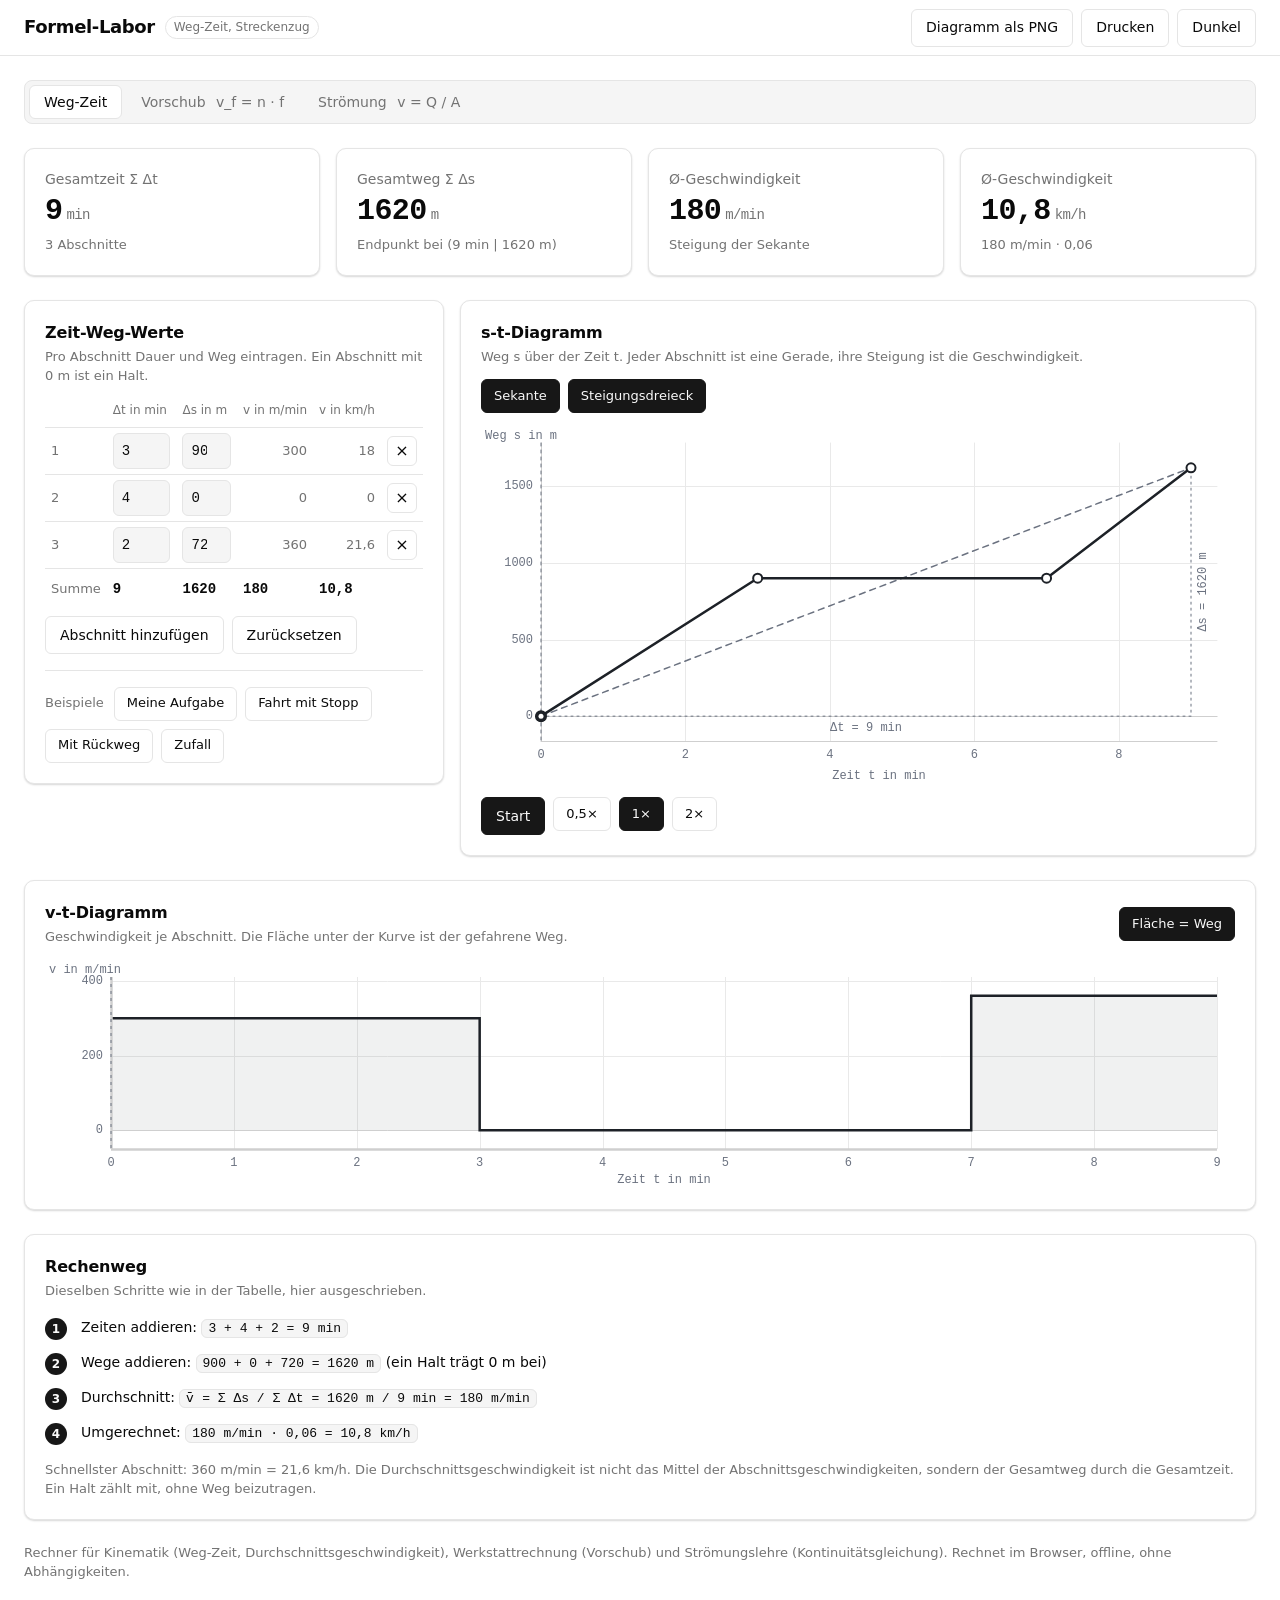
<file: weg-zeit-diagramm-streckenzug.html>
<!doctype html>
<html lang="de" data-theme="light">
<head>
<meta charset="utf-8">
<meta name="viewport" content="width=device-width, initial-scale=1">
<title>Formel-Labor: Weg-Zeit-Diagramm, Vorschub und Strömung</title>
<style>
  :root{
    --background: oklch(1 0 0);
    --card: oklch(1 0 0);
    --muted: oklch(0.97 0 0);
    --border: oklch(0.922 0 0);
    --foreground: oklch(0.145 0 0);
    --muted-foreground: oklch(0.556 0 0);
    --primary: oklch(0.205 0 0);
    --primary-foreground: oklch(0.985 0 0);
    --crit: oklch(0.55 0.19 25);
    --radius: 10px;
    --shadow: 0 1px 2px rgba(0,0,0,0.16);
  }
  html[data-theme="dark"]{
    --background: oklch(0.145 0 0);
    --card: oklch(0.205 0 0);
    --muted: oklch(0.269 0 0);
    --border: oklch(1 0 0 / 10%);
    --foreground: oklch(0.985 0 0);
    --muted-foreground: oklch(0.708 0 0);
    --primary: oklch(0.922 0 0);
    --primary-foreground: oklch(0.205 0 0);
    --crit: oklch(0.65 0.18 25);
    --shadow: 0 1px 2px rgba(0,0,0,0.5);
  }
  *{ box-sizing:border-box; }
  html,body{ margin:0; }
  body{
    background:var(--background); color:var(--foreground);
    font-family:"Inter","Segoe UI",system-ui,-apple-system,sans-serif;
    font-size:15px; line-height:1.45; -webkit-font-smoothing:antialiased;
  }
  .mono, .num, .metric-val, td.num, input.num{
    font-family:"JetBrains Mono",ui-monospace,SFMono-Regular,Menlo,monospace;
    font-variant-numeric:tabular-nums;
  }
  /* ---------- Kopfzeile ---------- */
  header.top{
    position:sticky; top:0; z-index:20;
    display:flex; align-items:center; justify-content:space-between; gap:16px;
    height:56px; padding:0 24px;
    background:var(--background); border-bottom:1px solid var(--border);
  }
  .brand{ display:flex; align-items:center; gap:10px; min-width:0; }
  .brand h1{
    font-size:18px; font-weight:700; letter-spacing:-0.02em; margin:0; white-space:nowrap;
  }
  .brand .tag{
    font-size:12px; color:var(--muted-foreground); border:1px solid var(--border);
    border-radius:999px; padding:2px 8px; white-space:nowrap;
  }
  .top-actions{ display:flex; align-items:center; gap:8px; }
  /* ---------- Buttons ---------- */
  button, .btn{
    font:inherit; font-size:14px; font-weight:500;
    height:38px; padding:0 14px; border-radius:6px; cursor:pointer;
    border:1px solid var(--border); background:var(--card); color:var(--foreground);
    display:inline-flex; align-items:center; gap:6px; transition:background .12s ease;
  }
  button:hover{ background:var(--muted); }
  button.primary{ background:var(--primary); color:var(--primary-foreground); border-color:var(--primary); }
  button.primary:hover{ opacity:.88; background:var(--primary); }
  button.ghost{ background:transparent; }
  button.seg{ height:34px; padding:0 12px; font-size:13px; }
  button.seg[aria-pressed="true"]{ background:var(--primary); color:var(--primary-foreground); border-color:var(--primary); }
  button.icon{
    width:30px; height:30px; padding:0; justify-content:center; font-size:16px; line-height:1;
  }
  /* ---------- Layout ---------- */
  main{ padding:24px; max-width:1360px; margin:0 auto; display:grid; gap:24px; }
  .metrics{ display:grid; grid-template-columns:repeat(4,minmax(0,1fr)); gap:16px; }
  .card{
    background:var(--card); border:1px solid var(--border); border-radius:var(--radius);
    box-shadow:var(--shadow); padding:20px;
  }
  .metric-label{ font-size:14px; color:var(--muted-foreground); margin:0 0 6px; }
  .metric-val{ font-size:30px; font-weight:600; letter-spacing:-0.02em; line-height:1.1; }
  .metric-val small{ font-size:14px; font-weight:500; color:var(--muted-foreground); margin-left:4px; }
  .metric-foot{ font-size:13px; color:var(--muted-foreground); margin:8px 0 0; }
  .split{ display:grid; grid-template-columns:minmax(0,420px) minmax(0,1fr); gap:16px; align-items:start; }
  h2{ font-size:16px; font-weight:600; letter-spacing:-0.01em; margin:0 0 4px; }
  .card-sub{ font-size:13px; color:var(--muted-foreground); margin:0 0 16px; }
  /* ---------- Tabelle ---------- */
  table{ width:100%; border-collapse:collapse; font-size:14px; }
  thead th{
    text-align:left; font-size:12px; font-weight:500; color:var(--muted-foreground);
    padding:0 6px 8px; border-bottom:1px solid var(--border); white-space:nowrap;
  }
  thead th.r, tbody td.r{ text-align:right; }
  tbody td{ padding:5px 6px; border-bottom:1px solid var(--border); }
  tbody tr:last-child td{ border-bottom:none; }
  td.idx{ color:var(--muted-foreground); font-size:13px; width:22px; }
  input.num{
    width:100%; height:36px; padding:0 8px; font-size:14px;
    border:1px solid var(--border); border-radius:6px; background:var(--muted); color:var(--foreground);
  }
  input.num:focus{ outline:2px solid var(--foreground); outline-offset:1px; background:var(--card); }
  input.num.bad{ border-color:var(--crit); }
  td.vcell{ color:var(--muted-foreground); font-size:13px; white-space:nowrap; }
  tfoot td{ padding:10px 6px 0; font-weight:600; border-top:1px solid var(--border); }
  tfoot td.lbl{ color:var(--muted-foreground); font-weight:500; font-size:13px; }
  .table-tools{ display:flex; flex-wrap:wrap; gap:8px; margin-top:16px; }
  .presets{ display:flex; flex-wrap:wrap; gap:8px; margin-top:16px; padding-top:16px; border-top:1px solid var(--border); }
  .presets .lbl{ font-size:13px; color:var(--muted-foreground); align-self:center; margin-right:2px; }
  .warn{
    display:none; margin-top:12px; font-size:13px; color:var(--crit);
    border:1px solid var(--crit); border-radius:6px; padding:8px 10px;
  }
  .warn.show{ display:block; }
  /* ---------- Diagramme ---------- */
  .chart-head{ display:flex; flex-wrap:wrap; align-items:center; justify-content:space-between; gap:12px; margin-bottom:12px; }
  .chart-head > div:first-child{ min-width:0; }
  .toggles{ display:flex; flex-wrap:wrap; gap:8px; }
  .chartwrap{ position:relative; }
  canvas{ display:block; width:100%; height:360px; touch-action:none; }
  canvas.short{ height:230px; }
  .tip{
    position:absolute; pointer-events:none; z-index:5; transform:translate(-50%,-100%);
    background:var(--card); border:1px solid var(--border); border-radius:8px;
    box-shadow:0 4px 14px rgba(0,0,0,.18); padding:6px 9px; font-size:12px; white-space:nowrap;
    font-family:"JetBrains Mono",ui-monospace,monospace; font-variant-numeric:tabular-nums;
    opacity:0; transition:opacity .08s linear;
  }
  .tip.show{ opacity:1; }
  .tip .k{ color:var(--muted-foreground); }
  /* ---------- Rechenweg ---------- */
  .steps{ display:grid; gap:12px; margin:0; padding:0; list-style:none; counter-reset:s; }
  .steps li{
    display:grid; grid-template-columns:26px minmax(0,1fr); gap:10px; align-items:start;
    font-size:14px;
  }
  .steps li::before{
    counter-increment:s; content:counter(s);
    font-size:12px; font-weight:600; color:var(--primary-foreground); background:var(--primary);
    width:22px; height:22px; border-radius:999px; display:grid; place-items:center; margin-top:1px;
  }
  .steps code{
    font-family:"JetBrains Mono",ui-monospace,monospace; font-variant-numeric:tabular-nums;
    background:var(--muted); border:1px solid var(--border); border-radius:6px;
    padding:1px 6px; font-size:13px;
  }
  .note{ font-size:13px; color:var(--muted-foreground); margin:16px 0 0; }
  footer{ padding:0 24px 40px; max-width:1360px; margin:0 auto; color:var(--muted-foreground); font-size:13px; }
  /* ---------- Tabs & Formularfelder ---------- */
  .tabs{
    display:inline-flex; gap:4px; padding:4px; border:1px solid var(--border);
    border-radius:8px; background:var(--muted);
  }
  .tabs [role="tab"]{
    height:34px; padding:0 14px; border:1px solid transparent; background:transparent;
    border-radius:6px; font-size:14px; font-weight:500; color:var(--muted-foreground);
  }
  .tabs [role="tab"]:hover{ background:transparent; color:var(--foreground); }
  .tabs [role="tab"][aria-selected="true"]{
    background:var(--card); color:var(--foreground); border-color:var(--border);
  }
  main > .pane{ display:grid; gap:24px; }
  .pane[hidden]{ display:none; }
  .field{ display:grid; gap:6px; margin-bottom:14px; }
  .field > label{ font-size:13px; font-weight:500; color:var(--muted-foreground); }
  .field .row{ display:flex; align-items:center; gap:8px; }
  .field input.num{ max-width:130px; }
  .field .unit{
    font-size:13px; color:var(--muted-foreground);
    font-family:"JetBrains Mono",ui-monospace,monospace;
  }
  .check{
    display:flex; align-items:center; gap:9px; margin:0 0 14px;
    font-size:13px; font-weight:500; color:var(--muted-foreground); cursor:pointer;
    user-select:none; min-height:24px;
  }
  .check input{ width:16px; height:16px; margin:0; accent-color:var(--primary); cursor:pointer; }
  .seg-row{ display:flex; flex-wrap:wrap; gap:8px; }
  .seg-row.mb{ margin-bottom:16px; }
  .k-table{ width:100%; font-size:13px; border-collapse:collapse; margin-top:4px; }
  .k-table td{ padding:3px 0; color:var(--muted-foreground); }
  .k-table td.v{
    text-align:right; color:var(--foreground);
    font-family:"JetBrains Mono",ui-monospace,monospace; font-variant-numeric:tabular-nums;
  }

  /* ---------- Mobil ---------- */
  @media (max-width:1100px){
    .split{ grid-template-columns:minmax(0,1fr); }
    .metrics{ grid-template-columns:repeat(2,minmax(0,1fr)); }
  }
  @media (max-width:760px){
    main{ padding:16px; gap:16px; }
    .tabs{ display:flex; width:100%; }
    .tabs [role="tab"]{ flex:1; font-size:13px; padding:0 6px; }
    .tabs .tab-long{ display:none; }
    header.top{ height:auto; min-height:56px; padding:10px 16px; flex-wrap:wrap; }
    .brand h1{ font-size:16px; }
    .brand .tag{ display:none; }
    .metrics{ grid-template-columns:minmax(0,1fr); gap:12px; }
    .metric-val{ font-size:26px; }
    .card{ padding:16px; }
    canvas{ height:280px; }
    canvas.short{ height:200px; }
    thead th:nth-child(4), tbody td:nth-child(4){ display:none; }
  }
  @media print{
    header.top, .table-tools, .presets, .toggles, #playBtn, #speedCtl, #sgControls, .top-actions{ display:none !important; }
    body{ background:#fff; color:#000; }
    .card{ box-shadow:none; break-inside:avoid; }
    canvas{ height:300px; }
    main{ padding:0; gap:12px; max-width:none; }
  }
</style>
</head>
<body>

<header class="top">
  <div class="brand">
    <h1>Formel-Labor</h1>
    <span class="tag" id="tabTag">Weg-Zeit, Streckenzug</span>
  </div>
  <div class="top-actions">
    <button id="pngBtn" class="ghost" type="button">Diagramm als PNG</button>
    <button id="printBtn" class="ghost" type="button">Drucken</button>
    <button id="themeBtn" class="ghost" type="button" aria-label="Farbschema wechseln">Dunkel</button>
  </div>
</header>

<main>
  <nav class="tabs" role="tablist" aria-label="Bereiche">
    <button role="tab" id="tab-wz" data-tab="wz" aria-selected="true" aria-controls="pane-wz" type="button">Weg-Zeit</button>
    <button role="tab" id="tab-vf" data-tab="vf" aria-selected="false" aria-controls="pane-vf" type="button">Vorschub<span class="tab-long">&nbsp;v_f = n · f</span></button>
    <button role="tab" id="tab-sg" data-tab="sg" aria-selected="false" aria-controls="pane-sg" type="button">Strömung<span class="tab-long">&nbsp;v = Q / A</span></button>
  </nav>

  <div class="pane" id="pane-wz" role="tabpanel" aria-labelledby="tab-wz">
  <section class="metrics" aria-label="Kennwerte">
    <div class="card">
      <p class="metric-label">Gesamtzeit Σ Δt</p>
      <div class="metric-val" id="mT">9<small>min</small></div>
      <p class="metric-foot" id="mTfoot">3 Abschnitte</p>
    </div>
    <div class="card">
      <p class="metric-label">Gesamtweg Σ Δs</p>
      <div class="metric-val" id="mS">1620<small>m</small></div>
      <p class="metric-foot" id="mSfoot">Endpunkt bei (9 min | 1620 m)</p>
    </div>
    <div class="card">
      <p class="metric-label">Ø-Geschwindigkeit</p>
      <div class="metric-val" id="mV">180<small>m/min</small></div>
      <p class="metric-foot">Steigung der Sekante</p>
    </div>
    <div class="card">
      <p class="metric-label">Ø-Geschwindigkeit</p>
      <div class="metric-val" id="mVkmh">10,8<small>km/h</small></div>
      <p class="metric-foot" id="mVfoot">180 m/min · 0,06</p>
    </div>
  </section>

  <div class="split">
    <section class="card">
      <h2>Zeit-Weg-Werte</h2>
      <p class="card-sub">Pro Abschnitt Dauer und Weg eintragen. Ein Abschnitt mit 0 m ist ein Halt.</p>
      <table>
        <thead>
          <tr>
            <th></th>
            <th>Δt in min</th>
            <th>Δs in m</th>
            <th class="r">v in m/min</th>
            <th class="r">v in km/h</th>
            <th></th>
          </tr>
        </thead>
        <tbody id="rows"></tbody>
        <tfoot>
          <tr>
            <td class="lbl">Summe</td>
            <td class="num" id="fT">9</td>
            <td class="num" id="fS">1620</td>
            <td class="num r" id="fV">180</td>
            <td class="num r" id="fVkmh">10,8</td>
            <td></td>
          </tr>
        </tfoot>
      </table>
      <div class="warn" id="warn">Jede Zeile braucht eine Zeit größer als 0 min. Zeilen ohne gültige Zeit werden nicht gerechnet.</div>
      <div class="table-tools">
        <button id="addBtn" type="button">Abschnitt hinzufügen</button>
        <button id="clearBtn" class="ghost" type="button">Zurücksetzen</button>
      </div>
      <div class="presets">
        <span class="lbl">Beispiele</span>
        <button class="seg" data-preset="task" type="button">Meine Aufgabe</button>
        <button class="seg" data-preset="stop" type="button">Fahrt mit Stopp</button>
        <button class="seg" data-preset="back" type="button">Mit Rückweg</button>
        <button class="seg" data-preset="random" type="button">Zufall</button>
      </div>
    </section>

    <section class="card">
      <div class="chart-head">
        <div>
          <h2>s-t-Diagramm</h2>
          <p class="card-sub" style="margin-bottom:0">Weg s über der Zeit t. Jeder Abschnitt ist eine Gerade, ihre Steigung ist die Geschwindigkeit.</p>
        </div>
        <div class="toggles">
          <button class="seg" id="tSekante" aria-pressed="true" type="button">Sekante</button>
          <button class="seg" id="tTri" aria-pressed="true" type="button">Steigungsdreieck</button>
        </div>
      </div>
      <div class="chartwrap" id="stWrap">
        <canvas id="st" aria-label="Weg-Zeit-Diagramm"></canvas>
        <div class="tip" id="stTip"></div>
      </div>
      <div class="table-tools" style="margin-top:12px">
        <button id="playBtn" class="primary" type="button">Start</button>
        <span id="speedCtl" class="presets" style="border:0;padding:0;margin:0">
          <button class="seg" data-speed="0.5" type="button">0,5×</button>
          <button class="seg" data-speed="1" aria-pressed="true" type="button">1×</button>
          <button class="seg" data-speed="2" type="button">2×</button>
        </span>
      </div>
    </section>
  </div>

  <section class="card">
    <div class="chart-head">
      <div>
        <h2>v-t-Diagramm</h2>
        <p class="card-sub" style="margin-bottom:0">Geschwindigkeit je Abschnitt. Die Fläche unter der Kurve ist der gefahrene Weg.</p>
      </div>
      <div class="toggles">
        <button class="seg" id="tFlaeche" aria-pressed="true" type="button">Fläche = Weg</button>
      </div>
    </div>
    <div class="chartwrap" id="vtWrap">
      <canvas id="vt" class="short" aria-label="Geschwindigkeits-Zeit-Diagramm"></canvas>
      <div class="tip" id="vtTip"></div>
    </div>
  </section>

  <section class="card">
    <h2>Rechenweg</h2>
    <p class="card-sub">Dieselben Schritte wie in der Tabelle, hier ausgeschrieben.</p>
    <ol class="steps" id="steps"></ol>
    <p class="note" id="note">Die Durchschnittsgeschwindigkeit ist nicht das Mittel der Abschnittsgeschwindigkeiten, sondern der Gesamtweg durch die Gesamtzeit. Ein Halt zählt mit, ohne Weg beizutragen.</p>
  </div><!-- /pane-wz -->

  <div class="pane" id="pane-vf" role="tabpanel" aria-labelledby="tab-vf" hidden>

    <section class="metrics" aria-label="Kennwerte Vorschub">
      <div class="card">
        <p class="metric-label">Drehzahl n</p>
        <div class="metric-val" id="vN">6366<small>1/min</small></div>
        <p class="metric-foot" id="vNfoot">aus v_c = 200 m/min, d = 10 mm</p>
      </div>
      <div class="card">
        <p class="metric-label">Vorschub je Umdrehung f</p>
        <div class="metric-val" id="vF">0,2<small>mm/U</small></div>
        <p class="metric-foot" id="vFfoot">f_z = 0,05 mm · 4 Zähne</p>
      </div>
      <div class="card">
        <p class="metric-label">Vorschubgeschwindigkeit v_f</p>
        <div class="metric-val" id="vVF">1273<small>mm/min</small></div>
        <p class="metric-foot" id="vVFfoot">= 1,27 m/min</p>
      </div>
      <div class="card">
        <p class="metric-label">Hauptzeit t_h</p>
        <div class="metric-val" id="vTH">0,2<small>min</small></div>
        <p class="metric-foot" id="vTHfoot">Weg L = 250 mm</p>
      </div>
    </section>

    <div class="split">
      <section class="card">
        <h2>Eingaben</h2>
        <p class="card-sub">Verfahren wählen, dann Drehzahl und Vorschub festlegen.</p>

        <div class="seg-row mb" id="vfMode">
          <button class="seg" data-mode="mill" aria-pressed="true" type="button">Fräsen</button>
          <button class="seg" data-mode="turn" aria-pressed="false" type="button">Drehen</button>
        </div>

        <div class="seg-row mb" id="nSource">
          <button class="seg" data-n="vc" aria-pressed="true" type="button">n aus v_c und d</button>
          <button class="seg" data-n="direct" aria-pressed="false" type="button">n direkt</button>
        </div>

        <div id="nViaVc">
          <div class="field">
            <label for="inVc">Schnittgeschwindigkeit v_c</label>
            <div class="row"><input id="inVc" class="num" type="number" step="5" min="0" value="200"><span class="unit">m/min</span></div>
          </div>
          <div class="field">
            <label for="inD">Werkzeugdurchmesser d</label>
            <div class="row"><input id="inD" class="num" type="number" step="1" min="0" value="10"><span class="unit">mm</span></div>
          </div>
        </div>

        <div id="nViaDirect" hidden>
          <div class="field">
            <label for="inN">Drehzahl n</label>
            <div class="row"><input id="inN" class="num" type="number" step="50" min="0" value="1200"><span class="unit">1/min</span></div>
          </div>
        </div>

        <div id="fMilling">
          <div class="field">
            <label for="inFz">Vorschub je Zahn f_z</label>
            <div class="row"><input id="inFz" class="num" type="number" step="0.01" min="0" value="0.05"><span class="unit">mm</span></div>
          </div>
          <label class="check" for="useZ">
            <input id="useZ" type="checkbox" checked>
            Zähnezahl einbeziehen: f = f_z · z
          </label>
          <div class="field" id="zField">
            <label for="inZ">Zähnezahl z</label>
            <div class="row"><input id="inZ" class="num" type="number" step="1" min="1" value="4"><span class="unit">Zähne</span></div>
          </div>
        </div>

        <div id="fTurning" hidden>
          <div class="field">
            <label for="inFr">Vorschub f</label>
            <div class="row"><input id="inFr" class="num" type="number" step="0.05" min="0" value="0.25"><span class="unit">mm/U</span></div>
          </div>
        </div>

        <div class="field">
          <label for="inL">Weg L für die Hauptzeit</label>
          <div class="row"><input id="inL" class="num" type="number" step="10" min="0" value="250"><span class="unit">mm</span></div>
        </div>

        <div class="presets">
          <span class="lbl">Beispiele</span>
          <button class="seg" data-vfpreset="mill" type="button">Fräsen</button>
          <button class="seg" data-vfpreset="mill2" type="button">Schlichten</button>
          <button class="seg" data-vfpreset="turn" type="button">Drehen</button>
        </div>

        <p class="note">Richtwerte Stahl S235: v_c 100 bis 250 m/min beim Fräsen, 150 bis 300 m/min beim Drehen, f_z 0,03 bis 0,15 mm, f 0,1 bis 0,5 mm/U. Die Werte hängen von Werkzeug und Schneidstoff ab.</p>
      </section>

      <section class="card">
        <div class="chart-head">
          <div>
            <h2>v_f über n</h2>
            <p class="card-sub" style="margin-bottom:0">v_f = n · f. Alle Geraden gehen durch den Ursprung, doppelte Drehzahl heißt doppelter Vorschub.</p>
          </div>
          <div class="toggles">
            <button class="seg" id="tRef" aria-pressed="true" type="button">Vergleichsgeraden</button>
          </div>
        </div>
        <div class="chartwrap" id="vfWrap">
          <canvas id="vfchart" aria-label="Vorschubgeschwindigkeit über der Drehzahl"></canvas>
          <div class="tip" id="vfTip"></div>
        </div>
      </section>
    </div>

    <section class="card">
      <h2>Rechenweg</h2>
      <p class="card-sub">Die Schritte in der Reihenfolge, in der sie aufs Papier kommen.</p>
      <ol class="steps" id="vfSteps"></ol>
      <p class="note">Einheiten prüfen: n in 1/min mal f in mm ergibt mm/min. Für m/min durch 1000 teilen. Die Hauptzeit ist Weg geteilt durch Vorschubgeschwindigkeit.</p>
    </section>
  </div>

  <div class="pane" id="pane-sg" role="tabpanel" aria-labelledby="tab-sg" hidden>

    <section class="metrics" aria-label="Kennwerte Strömung">
      <div class="card">
        <p class="metric-label">Volumenstrom Q</p>
        <div class="metric-val" id="sQ">0<small>l/min</small></div>
        <p class="metric-foot" id="sQfoot"></p>
      </div>
      <div class="card">
        <p class="metric-label">Strömungsgeschwindigkeit v₁</p>
        <div class="metric-val" id="sV1">0<small>m/s</small></div>
        <p class="metric-foot" id="sV1foot"></p>
      </div>
      <div class="card">
        <p class="metric-label">Strömungsgeschwindigkeit v₂</p>
        <div class="metric-val" id="sV2">0<small>m/s</small></div>
        <p class="metric-foot" id="sV2foot"></p>
      </div>
      <div class="card">
        <p class="metric-label">Verhältnis v₂ : v₁</p>
        <div class="metric-val" id="sRatio">0</div>
        <p class="metric-foot" id="sRatioFoot"></p>
      </div>
    </section>

    <div class="split">
      <section class="card">
        <h2>Eingaben</h2>
        <p class="card-sub">Was ist gegeben? Dann Durchmesser eintragen.</p>

        <div class="seg-row mb" id="sgGiven">
          <button class="seg" data-given="q" aria-pressed="true" type="button">Q gegeben</button>
          <button class="seg" data-given="v" aria-pressed="false" type="button">v₁ gegeben</button>
        </div>

        <div id="sgViaQ">
          <div class="field">
            <label for="inQ">Volumenstrom Q</label>
            <div class="row"><input id="inQ" class="num" type="number" step="1" min="0" value="40"><span class="unit" id="qUnitLbl">l/min</span></div>
          </div>
          <div class="seg-row mb" id="sgUnit">
            <button class="seg" data-qunit="lmin" aria-pressed="true" type="button">l/min</button>
            <button class="seg" data-qunit="ls" aria-pressed="false" type="button">l/s</button>
            <button class="seg" data-qunit="m3h" aria-pressed="false" type="button">m³/h</button>
            <button class="seg" data-qunit="lh" aria-pressed="false" type="button">l/h</button>
          </div>
        </div>

        <div id="sgViaV" hidden>
          <div class="field">
            <label for="inV1">Strömungsgeschwindigkeit v₁</label>
            <div class="row"><input id="inV1" class="num" type="number" step="0.1" min="0" value="1.5"><span class="unit">m/s</span></div>
          </div>
        </div>

        <div class="field">
          <label for="inD1">Innendurchmesser d₁</label>
          <div class="row"><input id="inD1" class="num" type="number" step="1" min="0" value="25"><span class="unit">mm</span></div>
        </div>
        <label class="check" for="useD2">
          <input id="useD2" type="checkbox" checked>
          Zweiter Querschnitt d₂ (Verengung oder Erweiterung)
        </label>
        <div class="field" id="d2Field">
          <label for="inD2">Innendurchmesser d₂</label>
          <div class="row"><input id="inD2" class="num" type="number" step="1" min="0" value="12"><span class="unit">mm</span></div>
        </div>

        <div class="presets" id="sgPresets">
          <span class="lbl">Beispiele</span>
          <button class="seg" data-sgpreset="rohr" type="button">Rohr</button>
          <button class="seg" data-sgpreset="duese" type="button">Düse</button>
          <button class="seg" data-sgpreset="hydraulik" type="button">Hydraulik</button>
          <button class="seg" data-sgpreset="a4" type="button">Aufg. 4</button>
          <button class="seg" data-sgpreset="a7z1" type="button">Aufg. 7/1</button>
          <button class="seg" data-sgpreset="a7z2" type="button">Aufg. 7/2</button>
        </div>

        <p class="note">Richtwerte für Rohrleitungen: Wasser 1 bis 3 m/s, Hydrauliköl in der Saugleitung 0,5 bis 1,5 m/s, in der Druckleitung 3 bis 6 m/s.</p>
      </section>

      <section class="card">
        <div class="chart-head">
          <div>
            <h2>Rohr mit Querschnittsänderung</h2>
            <p class="card-sub" style="margin-bottom:0">Durch jeden Querschnitt fließt in derselben Zeit dasselbe Volumen. Wo das Rohr enger ist, muss die Flüssigkeit schneller sein.</p>
          </div>
          <div class="toggles">
            <button class="seg" id="tPakete" aria-pressed="true" type="button">Volumenpakete</button>
          </div>
        </div>
        <div class="chartwrap">
          <canvas id="sgchart" aria-label="Animierte Rohrströmung mit Geschwindigkeitsverlauf"></canvas>
        </div>
        <div class="table-tools" id="sgControls" style="margin-top:12px">
          <button id="sgPlayBtn" class="primary" type="button">Start</button>
          <span class="presets" style="border:0;padding:0;margin:0">
            <button class="seg" data-sgspeed="0.5" type="button">0,5×</button>
            <button class="seg" data-sgspeed="1" aria-pressed="true" type="button">1×</button>
            <button class="seg" data-sgspeed="2" type="button">2×</button>
          </span>
        </div>
      </section>
    </div>

    <section class="card">
      <h2>Rechenweg</h2>
      <p class="card-sub">Erst alles in m und s umrechnen, dann einsetzen.</p>
      <ol class="steps" id="sgSteps"></ol>
      <p class="note">Kontinuitätsgleichung: Q = A₁ · v₁ = A₂ · v₂. Weil A mit d² wächst, gilt v₂ = v₁ · (d₁ / d₂)². Halber Durchmesser heißt vierfache Geschwindigkeit. Die Animation zeigt die mittlere Geschwindigkeit je Querschnitt; in Wirklichkeit ist die Strömung an der Rohrwand langsamer als in der Mitte.</p>
    </section>
  </div>
</main>

<footer>
  Rechner für Kinematik (Weg-Zeit, Durchschnittsgeschwindigkeit), Werkstattrechnung (Vorschub) und Strömungslehre (Kontinuitätsgleichung). Rechnet im Browser, offline, ohne Abhängigkeiten.
</footer>

<script>
"use strict";

/* ---------- Zahlen formatieren ---------- */
const fmt = (v, d = 2) => {
  if (!isFinite(v)) return "0";
  const r = Math.round(v * Math.pow(10, d)) / Math.pow(10, d);
  return new Intl.NumberFormat("de-AT", { maximumFractionDigits: d, useGrouping: false }).format(r);
};

/* ---------- Zustand ---------- */
const TASK = [{ dt: 3, ds: 900 }, { dt: 4, ds: 0 }, { dt: 2, ds: 720 }];
const state = {
  rows: TASK.map(r => ({ ...r })),
  playing: false,
  t: 0,
  speed: 1,
  sekante: true,
  tri: true,
  flaeche: true,
  theme: "light"
};

/* ---------- Rechnen ---------- */
function compute() {
  const segs = [];
  const pts = [{ t: 0, s: 0 }];
  let t = 0, s = 0, bad = 0;
  for (const r of state.rows) {
    const dt = Number(r.dt), ds = Number(r.ds);
    if (!(dt > 0) || !isFinite(ds)) { bad++; continue; }
    segs.push({ t0: t, t1: t + dt, s0: s, s1: s + ds, dt, ds, v: ds / dt });
    t += dt; s += ds;
    pts.push({ t, s });
  }
  const T = t, S = s;
  const vbar = T > 0 ? S / T : 0;
  return { segs, pts, T, S, vbar, kmh: vbar * 0.06, bad };
}

/* ---------- Tabelle ---------- */
const rowsEl = document.getElementById("rows");

function buildTable() {
  rowsEl.innerHTML = "";
  state.rows.forEach((r, i) => {
    const tr = document.createElement("tr");
    tr.innerHTML =
      '<td class="idx">' + (i + 1) + "</td>" +
      '<td><input class="num" type="number" inputmode="decimal" step="0.5" min="0" value="' + r.dt + '" data-i="' + i + '" data-k="dt" aria-label="Zeit Abschnitt ' + (i + 1) + ' in Minuten"></td>' +
      '<td><input class="num" type="number" inputmode="decimal" step="10" value="' + r.ds + '" data-i="' + i + '" data-k="ds" aria-label="Weg Abschnitt ' + (i + 1) + ' in Metern"></td>' +
      '<td class="vcell r" data-v="' + i + '"></td>' +
      '<td class="vcell r" data-vk="' + i + '"></td>' +
      '<td><button class="icon ghost" type="button" data-del="' + i + '" title="Abschnitt löschen" aria-label="Abschnitt ' + (i + 1) + ' löschen">×</button></td>';
    rowsEl.appendChild(tr);
  });
}

rowsEl.addEventListener("input", (e) => {
  const inp = e.target;
  if (!inp.matches("input.num")) return;
  const i = +inp.dataset.i, k = inp.dataset.k;
  const val = Number(inp.value);
  state.rows[i][k] = isFinite(val) ? val : 0;
  renderCharts();
  updateNumbers();
});

rowsEl.addEventListener("click", (e) => {
  const del = e.target.closest("[data-del]");
  if (!del) return;
  if (state.rows.length <= 1) { state.rows[0] = { dt: 0, ds: 0 }; }
  else state.rows.splice(+del.dataset.del, 1);
  buildTable(); render();
});

document.getElementById("addBtn").addEventListener("click", () => {
  state.rows.push({ dt: 1, ds: 100 });
  buildTable(); render();
});

document.getElementById("clearBtn").addEventListener("click", () => {
  state.rows = [{ dt: 0, ds: 0 }];
  state.t = 0; state.playing = false; updatePlayLabel();
  buildTable(); render();
});

document.querySelectorAll("[data-preset]").forEach(btn => {
  btn.addEventListener("click", () => {
    const p = btn.dataset.preset;
    if (p === "task") state.rows = TASK.map(r => ({ ...r }));
    else if (p === "stop") state.rows = [{ dt: 2, ds: 600 }, { dt: 3, ds: 0 }, { dt: 5, ds: 1500 }];
    else if (p === "back") state.rows = [{ dt: 4, ds: 800 }, { dt: 2, ds: -500 }];
    else state.rows = randomTask();
    state.t = 0; state.playing = false; updatePlayLabel();
    buildTable(); render();
  });
});

function randomTask() {
  const speeds = [120, 180, 240, 300, 360];
  const n = 2 + Math.floor(Math.random() * 2);
  const out = [];
  for (let i = 0; i < n; i++) {
    const dt = 1 + Math.floor(Math.random() * 5);
    const stop = i === 1 && Math.random() < 0.4;
    const v = stop ? 0 : speeds[Math.floor(Math.random() * speeds.length)];
    out.push({ dt, ds: v * dt });
  }
  return out;
}

/* ---------- Kennwerte ---------- */
function updateNumbers() {
  const d = compute();
  document.getElementById("mT").innerHTML = fmt(d.T, 1) + "<small>min</small>";
  document.getElementById("mS").innerHTML = fmt(d.S, 0) + "<small>m</small>";
  document.getElementById("mV").innerHTML = fmt(d.vbar, 1) + "<small>m/min</small>";
  document.getElementById("mVkmh").innerHTML = fmt(d.kmh, 2) + "<small>km/h</small>";
  document.getElementById("mVfoot").textContent = fmt(d.vbar, 1) + " m/min · 0,06";
  document.getElementById("mTfoot").textContent = d.segs.length + (d.segs.length === 1 ? " Abschnitt" : " Abschnitte");
  document.getElementById("mSfoot").textContent = "Endpunkt bei (" + fmt(d.T, 1) + " min | " + fmt(d.S, 0) + " m)";
  document.getElementById("fT").textContent = fmt(d.T, 1);
  document.getElementById("fS").textContent = fmt(d.S, 0);
  document.getElementById("fV").textContent = fmt(d.vbar, 1);
  document.getElementById("fVkmh").textContent = fmt(d.kmh, 2);
  document.getElementById("warn").classList.toggle("show", d.bad > 0);

  // Zeilenwerte und Fehlmarkierung
  document.querySelectorAll("input.num").forEach(inp => {
    const k = inp.dataset.k;
    inp.classList.toggle("bad", k === "dt" && !(Number(inp.value) > 0));
  });
  document.querySelectorAll("[data-v]").forEach(td => {
    const i = +td.dataset.v, r = state.rows[i];
    const v = r && Number(r.dt) > 0 ? Number(r.ds) / Number(r.dt) : NaN;
    td.textContent = isFinite(v) ? fmt(v, 1) : "–";
  });
  document.querySelectorAll("[data-vk]").forEach(td => {
    const i = +td.dataset.vk, r = state.rows[i];
    const v = r && Number(r.dt) > 0 ? Number(r.ds) / Number(r.dt) * 0.06 : NaN;
    td.textContent = isFinite(v) ? fmt(v, 2) : "–";
  });

  // Rechenweg
  const steps = document.getElementById("steps");
  const segs = d.segs;
  const tSum = segs.map(s => fmt(s.dt, 1)).join(" + ");
  const sSum = segs.map(s => fmt(s.ds, 0)).join(" + ");
  steps.innerHTML = [
    "<li><div>Zeiten addieren: <code>" + (tSum || "0") + " = " + fmt(d.T, 1) + " min</code></div></li>",
    "<li><div>Wege addieren: <code>" + (sSum || "0") + " = " + fmt(d.S, 0) + " m</code> (ein Halt trägt 0 m bei)</div></li>",
    "<li><div>Durchschnitt: <code>v̄ = Σ Δs / Σ Δt = " + fmt(d.S, 0) + " m / " + fmt(d.T, 1) + " min = " + fmt(d.vbar, 1) + " m/min</code></div></li>",
    "<li><div>Umgerechnet: <code>" + fmt(d.vbar, 1) + " m/min · 0,06 = " + fmt(d.kmh, 2) + " km/h</code></div></li>"
  ].join("");

  const fastest = segs.filter(s => s.dt > 0).sort((a, b) => b.v - a.v)[0];
  const note = document.getElementById("note");
  if (fastest && fastest.v > 0) {
    note.textContent = "Schnellster Abschnitt: " + fmt(fastest.v, 1) + " m/min = " + fmt(fastest.v * 0.06, 2) +
      " km/h. Die Durchschnittsgeschwindigkeit ist nicht das Mittel der Abschnittsgeschwindigkeiten, sondern der Gesamtweg durch die Gesamtzeit. Ein Halt zählt mit, ohne Weg beizutragen.";
  } else {
    note.textContent = "Die Durchschnittsgeschwindigkeit ist der Gesamtweg durch die Gesamtzeit.";
  }
}

/* ---------- Palette ---------- */
function pal() {
  return state.theme === "dark"
    ? { ink: "#f4f4f5", grid: "#2a2a2a", gridStrong: "#3d3d3d", text: "#9a9a9a", soft: "rgba(255,255,255,0.07)", bg: "#161616" }
    : { ink: "#1d2127", grid: "#e9e9e9", gridStrong: "#cfcfcf", text: "#6b7280", soft: "rgba(15,20,30,0.06)", bg: "#ffffff" };
}

/* ---------- Canvas vorbereiten ---------- */
function setup(canvas) {
  const dpr = Math.min(window.devicePixelRatio || 1, 2);
  const rect = canvas.getBoundingClientRect();
  const w = Math.max(260, Math.round(rect.width));
  const h = Math.max(140, Math.round(rect.height));
  if (canvas.width !== Math.round(w * dpr) || canvas.height !== Math.round(h * dpr)) {
    canvas.width = Math.round(w * dpr);
    canvas.height = Math.round(h * dpr);
  }
  const ctx = canvas.getContext("2d");
  ctx.setTransform(dpr, 0, 0, dpr, 0, 0);
  ctx.clearRect(0, 0, w, h);
  return { ctx, w, h };
}

function niceStep(range, target) {
  if (!(range > 0)) return 1;
  const raw = range / target;
  const mag = Math.pow(10, Math.floor(Math.log10(raw)));
  const norm = raw / mag;
  const step = norm <= 1 ? 1 : norm <= 2 ? 2 : norm <= 2.5 ? 2.5 : norm <= 5 ? 5 : 10;
  return step * mag;
}

function ticks(min, max, target) {
  const step = niceStep(max - min, target);
  const out = [];
  const start = Math.ceil(min / step) * step;
  for (let v = start; v <= max + step * 1e-6; v += step) out.push(Math.abs(v) < step * 1e-9 ? 0 : v);
  return { list: out, step };
}

/* ---------- Geometrie für Hover merken ---------- */
let stGeom = null, vtGeom = null;

/* ---------- s-t-Diagramm ---------- */
function drawST() {
  const canvas = document.getElementById("st");
  const { ctx, w, h } = setup(canvas);
  const P = pal();
  const d = compute();
  const pad = { l: 60, r: 18, t: 18, b: 44 };
  const iw = w - pad.l - pad.r, ih = h - pad.t - pad.b;

  let sMin = Math.min(0, ...d.pts.map(p => p.s));
  let sMax = Math.max(0, ...d.pts.map(p => p.s));
  if (sMax - sMin < 1) { sMax = sMin + 1; }
  const padS = (sMax - sMin) * 0.10;
  sMin -= padS; sMax += padS;
  const tMax = Math.max(d.T, 1) * 1.04;

  const X = t => pad.l + (t / tMax) * iw;
  const Y = s => pad.t + ih - ((s - sMin) / (sMax - sMin)) * ih;

  // Raster
  const tx = ticks(0, tMax, Math.max(3, Math.round(iw / 90)));
  const ty = ticks(sMin, sMax, Math.max(3, Math.round(ih / 55)));
  ctx.lineWidth = 1;
  ctx.strokeStyle = P.grid;
  ctx.beginPath();
  tx.list.forEach(v => { const x = Math.round(X(v)) + 0.5; ctx.moveTo(x, pad.t); ctx.lineTo(x, pad.t + ih); });
  ty.list.forEach(v => { const y = Math.round(Y(v)) + 0.5; ctx.moveTo(pad.l, y); ctx.lineTo(pad.l + iw, y); });
  ctx.stroke();

  // Nulllinie
  if (sMin < 0 && sMax > 0) {
    ctx.strokeStyle = P.gridStrong;
    ctx.beginPath();
    const y = Math.round(Y(0)) + 0.5;
    ctx.moveTo(pad.l, y); ctx.lineTo(pad.l + iw, y);
    ctx.stroke();
  }

  // Achsen
  ctx.strokeStyle = P.gridStrong;
  ctx.beginPath();
  ctx.moveTo(pad.l + 0.5, pad.t); ctx.lineTo(pad.l + 0.5, pad.t + ih);
  ctx.moveTo(pad.l, pad.t + ih + 0.5); ctx.lineTo(pad.l + iw, pad.t + ih + 0.5);
  ctx.stroke();

  // Beschriftung
  ctx.fillStyle = P.text;
  ctx.font = '12px "JetBrains Mono", ui-monospace, monospace';
  ctx.textAlign = "center"; ctx.textBaseline = "top";
  tx.list.forEach(v => ctx.fillText(fmt(v, tx.step < 1 ? 1 : 0), X(v), pad.t + ih + 8));
  ctx.textAlign = "right"; ctx.textBaseline = "middle";
  ty.list.forEach(v => ctx.fillText(fmt(v, Math.abs(ty.step) < 1 ? 1 : 0), pad.l - 8, Y(v)));
  ctx.textAlign = "center"; ctx.textBaseline = "alphabetic";
  ctx.fillText("Zeit t in min", pad.l + iw / 2, h - 6);
  ctx.textAlign = "left"; ctx.textBaseline = "alphabetic";
  ctx.fillText("Weg s in m", 4, pad.t - 4);

  // Steigungsdreieck für die Sekante
  if (state.tri && d.T > 0) {
    ctx.save();
    ctx.strokeStyle = P.text;
    ctx.setLineDash([2, 4]);
    ctx.lineWidth = 1;
    ctx.beginPath();
    ctx.moveTo(X(0), Y(0)); ctx.lineTo(X(d.T), Y(0)); ctx.lineTo(X(d.T), Y(d.S));
    ctx.stroke();
    ctx.restore();
    ctx.fillStyle = P.text;
    ctx.font = '12px "JetBrains Mono", ui-monospace, monospace';
    ctx.textAlign = "center"; ctx.textBaseline = "top";
    ctx.fillText("Δt = " + fmt(d.T, 1) + " min", X(d.T / 2), Y(0) + 6);
    ctx.save();
    ctx.translate(X(d.T) + 12, Y(d.S / 2));
    ctx.rotate(-Math.PI / 2);
    ctx.textAlign = "center"; ctx.textBaseline = "middle";
    ctx.fillText("Δs = " + fmt(d.S, 0) + " m", 0, 0);
    ctx.restore();
  }

  // Sekante
  if (state.sekante && d.T > 0) {
    ctx.save();
    ctx.strokeStyle = P.text;
    ctx.lineWidth = 1.5;
    ctx.setLineDash([6, 5]);
    ctx.beginPath();
    ctx.moveTo(X(0), Y(0));
    ctx.lineTo(X(d.T), Y(d.S));
    ctx.stroke();
    ctx.restore();
  }

  // Streckenzug
  if (d.pts.length > 1) {
    ctx.strokeStyle = P.ink;
    ctx.lineWidth = 2.5;
    ctx.lineJoin = "round";
    ctx.lineCap = "round";
    ctx.beginPath();
    d.pts.forEach((p, i) => i ? ctx.lineTo(X(p.t), Y(p.s)) : ctx.moveTo(X(p.t), Y(p.s)));
    ctx.stroke();
    // Punkte
    d.pts.forEach(p => {
      ctx.beginPath();
      ctx.arc(X(p.t), Y(p.s), 4.5, 0, Math.PI * 2);
      ctx.fillStyle = P.bg; ctx.fill();
      ctx.lineWidth = 2; ctx.strokeStyle = P.ink; ctx.stroke();
    });
  }

  // Abspielmarke
  if (d.T > 0) {
    const t = Math.max(0, Math.min(state.t, d.T));
    const s = sAt(d, t);
    ctx.save();
    ctx.strokeStyle = P.text;
    ctx.lineWidth = 1;
    ctx.setLineDash([3, 4]);
    ctx.beginPath();
    ctx.moveTo(X(t), pad.t);
    ctx.lineTo(X(t), pad.t + ih);
    ctx.stroke();
    ctx.restore();
    ctx.beginPath();
    ctx.arc(X(t), Y(s), 6, 0, Math.PI * 2);
    ctx.fillStyle = P.ink;
    ctx.fill();
    ctx.beginPath();
    ctx.arc(X(t), Y(s), 2.5, 0, Math.PI * 2);
    ctx.fillStyle = P.bg;
    ctx.fill();
  }

  stGeom = { pad, iw, ih, tMax, sMin, sMax, X, Y, d };
}

function sAt(d, t) {
  if (!d.segs.length) return 0;
  for (const s of d.segs) {
    if (t <= s.t1 + 1e-9) {
      const k = s.dt > 0 ? (t - s.t0) / s.dt : 0;
      return s.s0 + (s.s1 - s.s0) * Math.max(0, Math.min(1, k));
    }
  }
  const last = d.segs[d.segs.length - 1];
  return last.s1;
}

/* ---------- v-t-Diagramm ---------- */
function drawVT() {
  const canvas = document.getElementById("vt");
  const { ctx, w, h } = setup(canvas);
  const P = pal();
  const d = compute();
  const pad = { l: 66, r: 18, t: 18, b: 40 };
  const iw = w - pad.l - pad.r, ih = h - pad.t - pad.b;

  const vmax = Math.max(1, ...d.segs.map(s => Math.abs(s.v)));
  let vMin = Math.min(0, ...d.segs.map(s => s.v));
  let vMax = Math.max(0, ...d.segs.map(s => s.v));
  if (vMax - vMin < 1) vMax = vMin + 1;
  const padV = (vMax - vMin) * 0.14;
  vMin -= padV; vMax += padV;
  const tMax = Math.max(d.T, 1);

  const X = t => pad.l + (t / tMax) * iw;
  const Y = v => pad.t + ih - ((v - vMin) / (vMax - vMin)) * ih;

  const tx = ticks(0, tMax, Math.max(3, Math.round(iw / 90)));
  const ty = ticks(vMin, vMax, Math.max(3, Math.round(ih / 45)));
  ctx.strokeStyle = P.grid; ctx.lineWidth = 1;
  ctx.beginPath();
  tx.list.forEach(v => { const x = Math.round(X(v)) + 0.5; ctx.moveTo(x, pad.t); ctx.lineTo(x, pad.t + ih); });
  ty.list.forEach(v => { const y = Math.round(Y(v)) + 0.5; ctx.moveTo(pad.l, y); ctx.lineTo(pad.l + iw, y); });
  ctx.stroke();

  // Fläche unter v(t)
  if (state.flaeche && d.segs.length) {
    d.segs.forEach(s => {
      const x0 = X(s.t0), x1 = X(s.t1);
      ctx.fillStyle = P.soft;
      ctx.fillRect(x0, Y(s.v), x1 - x0, Y(0) - Y(s.v));
    });
  }

  // Nulllinie
  ctx.strokeStyle = P.gridStrong; ctx.lineWidth = 1;
  ctx.beginPath();
  const y0 = Math.round(Y(0)) + 0.5;
  ctx.moveTo(pad.l, y0); ctx.lineTo(pad.l + iw, y0);
  ctx.stroke();

  // Stufenkurve
  if (d.segs.length) {
    ctx.strokeStyle = P.ink; ctx.lineWidth = 2.5; ctx.lineJoin = "miter";
    ctx.beginPath();
    let prev = null;
    d.segs.forEach(s => {
      if (prev === null) ctx.moveTo(X(s.t0), Y(s.v));
      else { ctx.lineTo(X(s.t0), Y(prev)); ctx.lineTo(X(s.t0), Y(s.v)); }
      ctx.lineTo(X(s.t1), Y(s.v));
      prev = s.v;
    });
    ctx.stroke();
  }

  // Achsen
  ctx.strokeStyle = P.gridStrong;
  ctx.beginPath();
  ctx.moveTo(pad.l + 0.5, pad.t); ctx.lineTo(pad.l + 0.5, pad.t + ih);
  ctx.moveTo(pad.l, pad.t + ih + 0.5); ctx.lineTo(pad.l + iw, pad.t + ih + 0.5);
  ctx.stroke();

  // Beschriftung
  ctx.fillStyle = P.text;
  ctx.font = '12px "JetBrains Mono", ui-monospace, monospace';
  ctx.textAlign = "center"; ctx.textBaseline = "top";
  tx.list.forEach(v => ctx.fillText(fmt(v, tx.step < 1 ? 1 : 0), X(v), pad.t + ih + 8));
  ctx.textAlign = "right"; ctx.textBaseline = "middle";
  ty.list.forEach(v => ctx.fillText(fmt(v, 0), pad.l - 8, Y(v)));
  ctx.textAlign = "center"; ctx.textBaseline = "alphabetic";
  ctx.fillText("Zeit t in min", pad.l + iw / 2, h - 6);
  ctx.textAlign = "left"; ctx.textBaseline = "alphabetic";
  ctx.fillText("v in m/min", 4, pad.t - 4);

  // Abspielmarke
  if (d.T > 0) {
    const t = Math.max(0, Math.min(state.t, d.T));
    ctx.save();
    ctx.strokeStyle = P.text; ctx.lineWidth = 1; ctx.setLineDash([3, 4]);
    ctx.beginPath();
    ctx.moveTo(X(t), pad.t); ctx.lineTo(X(t), pad.t + ih);
    ctx.stroke();
    ctx.restore();
  }

  vtGeom = { pad, iw, ih, tMax, vMin, vMax, X, Y, d };
}

/* ---------- Hover ---------- */
function bindHover(wrapId, tipId, kind) {
  const wrap = document.getElementById(wrapId);
  const tip = document.getElementById(tipId);
  const canvas = wrap.querySelector("canvas");

  const move = (ev) => {
    const g = kind === "st" ? stGeom : vtGeom;
    if (!g || !g.d.T) { tip.classList.remove("show"); return; }
    const rect = canvas.getBoundingClientRect();
    const px = (ev.touches ? ev.touches[0].clientX : ev.clientX) - rect.left;
    const t = Math.max(0, Math.min(g.tMax, ((px - g.pad.l) / g.iw) * g.tMax));
    const seg = g.d.segs.find(s => t >= s.t0 - 1e-9 && t <= s.t1 + 1e-9);
    let html;
    if (kind === "st") {
      const s = sAt(g.d, t);
      html = '<span class="k">t</span> ' + fmt(t, 2) + ' min · <span class="k">s</span> ' + fmt(s, 0) + ' m';
    } else {
      const v = seg ? seg.v : 0;
      html = '<span class="k">t</span> ' + fmt(t, 2) + ' min · <span class="k">v</span> ' + fmt(v, 1) + ' m/min (' + fmt(v * 0.06, 2) + ' km/h)';
    }
    tip.innerHTML = html;
    const x = Math.max(70, Math.min(rect.width - 70, px));
    tip.style.left = x + "px";
    tip.style.top = (kind === "st" ? 26 : 22) + "px";
    tip.classList.add("show");
  };

  canvas.addEventListener("mousemove", move);
  canvas.addEventListener("touchmove", (e) => { move(e); }, { passive: true });
  canvas.addEventListener("mouseleave", () => tip.classList.remove("show"));
  canvas.addEventListener("touchend", () => tip.classList.remove("show"));
}

/* ---------- Animation ---------- */
let raf = null, last = 0;

function updatePlayLabel() {
  const b = document.getElementById("playBtn");
  b.textContent = state.playing ? "Pause" : (state.t > 0 ? "Weiter" : "Start");
}

function loop(ts) {
  if (!state.playing) return;
  if (!last) last = ts;
  const dt = Math.min(0.05, (ts - last) / 1000);
  last = ts;
  const d = compute();
  state.t += dt * state.speed;
  if (state.t >= d.T) { state.t = d.T; state.playing = false; updatePlayLabel(); }
  drawST(); drawVT();
  if (state.playing) raf = requestAnimationFrame(loop);
  else last = 0;
}

document.getElementById("playBtn").addEventListener("click", () => {
  const d = compute();
  if (!d.T) return;
  if (!state.playing && state.t >= d.T - 1e-9) state.t = 0;
  state.playing = !state.playing;
  last = 0;
  updatePlayLabel();
  if (state.playing) raf = requestAnimationFrame(loop);
  else if (raf) cancelAnimationFrame(raf);
});

document.querySelectorAll("[data-speed]").forEach(b => {
  b.addEventListener("click", () => {
    state.speed = Number(b.dataset.speed);
    document.querySelectorAll("[data-speed]").forEach(o => o.setAttribute("aria-pressed", o === b ? "true" : "false"));
  });
});

document.getElementById("tSekante").addEventListener("click", (e) => {
  state.sekante = !state.sekante;
  e.currentTarget.setAttribute("aria-pressed", String(state.sekante));
  drawST();
});
document.getElementById("tTri").addEventListener("click", (e) => {
  state.tri = !state.tri;
  e.currentTarget.setAttribute("aria-pressed", String(state.tri));
  drawST();
});
document.getElementById("tFlaeche").addEventListener("click", (e) => {
  state.flaeche = !state.flaeche;
  e.currentTarget.setAttribute("aria-pressed", String(state.flaeche));
  drawVT();
});

/* ---------- Thema ---------- */
function applyTheme() {
  document.documentElement.setAttribute("data-theme", state.theme);
  document.getElementById("themeBtn").textContent = state.theme === "dark" ? "Hell" : "Dunkel";
  try { localStorage.setItem("wz-theme", state.theme); } catch (e) {}
}
document.getElementById("themeBtn").addEventListener("click", () => {
  state.theme = state.theme === "dark" ? "light" : "dark";
  applyTheme(); redrawActive();
});

/* ---------- Export ---------- */
document.getElementById("printBtn").addEventListener("click", () => window.print());

function exportWZ() {
  const c1 = document.getElementById("st"), c2 = document.getElementById("vt");
  const P = pal();
  const gap = 20, padX = 24;
  const W = Math.max(c1.width, c2.width) + padX * 2;
  const H = c1.height + c2.height + gap * 3;
  const out = document.createElement("canvas");
  out.width = W; out.height = H;
  const c = out.getContext("2d");
  c.fillStyle = P.bg; c.fillRect(0, 0, W, H);
  c.drawImage(c1, padX, gap);
  c.drawImage(c2, padX, gap * 2 + c1.height);
  c.fillStyle = P.text;
  c.font = '13px "JetBrains Mono", ui-monospace, monospace';
  const d = compute();
  c.fillText("Weg-Zeit-Diagramm · Σ Δt " + fmt(d.T, 1) + " min · Σ Δs " + fmt(d.S, 0) + " m · Ø " + fmt(d.vbar, 1) + " m/min = " + fmt(d.kmh, 2) + " km/h", padX, H - 8);
  out.toBlob(b => {
    const a = document.createElement("a");
    a.href = URL.createObjectURL(b);
    a.download = "weg-zeit-diagramm.png";
    a.click();
    setTimeout(() => URL.revokeObjectURL(a.href), 4000);
  }, "image/png");
}

function exportVF() {
  const c = document.getElementById("vfchart");
  const P = pal();
  const pad = 24;
  const d = vfCompute();
  const out = document.createElement("canvas");
  out.width = c.width + pad * 2;
  out.height = c.height + pad * 2;
  const ctx = out.getContext("2d");
  ctx.fillStyle = P.bg;
  ctx.fillRect(0, 0, out.width, out.height);
  ctx.drawImage(c, pad, pad);
  ctx.fillStyle = P.text;
  ctx.font = '13px "JetBrains Mono", ui-monospace, monospace';
  ctx.fillText("Vorschub v_f = n · f · n " + fmt(d.n, 0) + " 1/min · f " + fmt(d.f, 2) + " mm/U · v_f " +
    fmt(d.vf, 0) + " mm/min" + (d.th > 0 ? " · t_h " + fmt(d.th, 2) + " min" : ""), pad, out.height - 8);
  out.toBlob(b => {
    const a = document.createElement("a");
    a.href = URL.createObjectURL(b);
    a.download = "vorschub-diagramm.png";
    a.click();
    setTimeout(() => URL.revokeObjectURL(a.href), 4000);
  }, "image/png");
}

document.getElementById("pngBtn").addEventListener("click", () => {
  if (activeTab === "vf") exportVF();
  else if (activeTab === "sg") exportSG();
  else exportWZ();
});

/* ---------- Vorschub: v_f = n * f ---------- */
const vfState = { mode: "mill", nSource: "vc", ref: true };
const $id = id => document.getElementById(id);
const numVal = id => { const el = $id(id); const v = el ? Number(el.value) : 0; return isFinite(v) ? v : 0; };

function vfCompute() {
  const vc = numVal("inVc"), dmm = numVal("inD"), nDirect = numVal("inN");
  const n = vfState.nSource === "vc" ? (dmm > 0 ? (vc * 1000) / (Math.PI * dmm) : 0) : nDirect;
  const fz = numVal("inFz"), zRaw = numVal("inZ"), fDirect = numVal("inFr");
  const z = zRaw > 0 ? zRaw : 1;
  const useZ = $id("useZ") ? $id("useZ").checked : true;
  const f = vfState.mode === "mill" ? (useZ ? fz * z : fz) : fDirect;
  const L = numVal("inL");
  const vf = n * f;
  const th = vf > 0 ? L / vf : 0;
  return { vc, dmm, nDirect, n, fz, z, fDirect, f, vf, L, th, useZ };
}

let vfGeom = null;

function updateVF() {
  const d = vfCompute();
  const mill = vfState.mode === "mill";

  $id("vN").innerHTML = fmt(d.n, 0) + "<small>1/min</small>";
  $id("vNfoot").textContent = vfState.nSource === "vc"
    ? "aus v_c = " + fmt(d.vc, 0) + " m/min, d = " + fmt(d.dmm, 1) + " mm"
    : "direkt eingegeben";

  $id("vF").innerHTML = fmt(d.f, 3) + "<small>mm/U</small>";
  $id("vFfoot").textContent = mill
    ? (d.useZ ? "f_z = " + fmt(d.fz, 2) + " mm · " + fmt(d.z, 0) + " Zähne" : "f_z direkt, ohne Zähnezahl")
    : "direkt eingegeben";
  const zField = $id("zField");
  if (zField) zField.hidden = mill && !d.useZ;

  $id("vVF").innerHTML = fmt(d.vf, 0) + "<small>mm/min</small>";
  $id("vVFfoot").textContent = "= " + fmt(d.vf / 1000, 2) + " m/min";

  $id("vTH").innerHTML = (d.th > 0 ? fmt(d.th, 2) : "0") + "<small>min</small>";
  $id("vTHfoot").textContent = d.L > 0
    ? (d.th > 0 ? "Weg L = " + fmt(d.L, 0) + " mm, das sind " + fmt(d.th * 60, 1) + " s" : "Weg L = " + fmt(d.L, 0) + " mm")
    : "kein Weg angegeben";

  const steps = [];
  if (vfState.nSource === "vc") {
    steps.push("<li><div>Drehzahl aus der Schnittgeschwindigkeit: <code>n = v_c · 1000 / (π · d) = " +
      fmt(d.vc, 0) + " · 1000 / (π · " + fmt(d.dmm, 1) + ") = " + fmt(d.n, 0) + " 1/min</code></div></li>");
  } else {
    steps.push("<li><div>Drehzahl vorgegeben: <code>n = " + fmt(d.n, 0) + " 1/min</code></div></li>");
  }
  if (mill) {
    if (d.useZ) {
      steps.push("<li><div>Vorschub je Umdrehung aus dem Zahnvorschub: <code>f = f_z · z = " +
        fmt(d.fz, 2) + " mm · " + fmt(d.z, 0) + " = " + fmt(d.f, 2) + " mm/U</code></div></li>");
    } else {
      steps.push("<li><div>Ohne Zähnezahl, Vorschub je Zahn ist der Vorschub je Umdrehung: <code>f = f_z = " +
        fmt(d.fz, 2) + " mm/U</code></div></li>");
    }
  } else {
    steps.push("<li><div>Vorschub je Umdrehung vorgegeben: <code>f = " + fmt(d.f, 2) + " mm/U</code></div></li>");
  }
  steps.push("<li><div>Vorschubgeschwindigkeit: <code>v_f = n · f = " + fmt(d.n, 0) + " 1/min · " +
    fmt(d.f, 2) + " mm = " + fmt(d.vf, 0) + " mm/min</code></div></li>");
  steps.push("<li><div>In Meter umgerechnet: <code>" + fmt(d.vf, 0) + " mm/min / 1000 = " +
    fmt(d.vf / 1000, 2) + " m/min</code></div></li>");
  if (d.L > 0) {
    steps.push("<li><div>Hauptzeit: <code>t_h = L / v_f = " + fmt(d.L, 0) + " mm / " + fmt(d.vf, 0) +
      " mm/min = " + fmt(d.th, 2) + " min</code>" + (d.th > 0 ? ", das sind " + fmt(d.th * 60, 1) + " s" : "") + "</div></li>");
  } else {
    steps.push("<li><div>Hauptzeit: erst einen Weg L eintragen, dann <code>t_h = L / v_f</code></div></li>");
  }
  $id("vfSteps").innerHTML = steps.join("");
  drawVF();
}

function drawVF() {
  const canvas = $id("vfchart");
  if (!canvas) return;
  if (!canvas.getBoundingClientRect().width) { vfGeom = null; return; }
  const { ctx, w, h } = setup(canvas);
  const P = pal();
  const d = vfCompute();
  const pad = { l: 76, r: 18, t: 18, b: 44 };
  const iw = w - pad.l - pad.r, ih = h - pad.t - pad.b;

  const nStepRaw = Math.max(d.n * 1.6, 800);
  const nStep = niceStep(nStepRaw, 4);
  const nMax = Math.ceil(nStepRaw / nStep) * nStep;
  const fTop = d.f > 0 ? d.f * 2 : 1;
  const vMaxRaw = nMax * fTop;
  const vStep = niceStep(vMaxRaw, 4);
  const vMax = Math.ceil(vMaxRaw / vStep) * vStep;

  const X = n => pad.l + (n / nMax) * iw;
  const Y = v => pad.t + ih - (v / vMax) * ih;

  const tx = ticks(0, nMax, Math.max(3, Math.round(iw / 95)));
  const ty = ticks(0, vMax, Math.max(3, Math.round(ih / 55)));
  ctx.strokeStyle = P.grid; ctx.lineWidth = 1;
  ctx.beginPath();
  tx.list.forEach(v => { const x = Math.round(X(v)) + 0.5; ctx.moveTo(x, pad.t); ctx.lineTo(x, pad.t + ih); });
  ty.list.forEach(v => { const y = Math.round(Y(v)) + 0.5; ctx.moveTo(pad.l, y); ctx.lineTo(pad.l + iw, y); });
  ctx.stroke();

  // Vergleichsgeraden
  if (vfState.ref && d.f > 0) {
    [0.5, 2].forEach(mult => {
      ctx.save();
      ctx.strokeStyle = P.text;
      ctx.lineWidth = 1.4;
      ctx.setLineDash(mult === 0.5 ? [6, 5] : [2, 4]);
      ctx.beginPath();
      ctx.moveTo(X(0), Y(0));
      ctx.lineTo(X(nMax), Y(nMax * d.f * mult));
      ctx.stroke();
      ctx.restore();
    });
  }

  // Achsen
  ctx.strokeStyle = P.gridStrong;
  ctx.beginPath();
  ctx.moveTo(pad.l + 0.5, pad.t); ctx.lineTo(pad.l + 0.5, pad.t + ih);
  ctx.moveTo(pad.l, pad.t + ih + 0.5); ctx.lineTo(pad.l + iw, pad.t + ih + 0.5);
  ctx.stroke();

  // Hauptgerade f
  if (d.f > 0) {
    ctx.strokeStyle = P.ink;
    ctx.lineWidth = 2.5;
    ctx.beginPath();
    ctx.moveTo(X(0), Y(0));
    ctx.lineTo(X(nMax), Y(nMax * d.f));
    ctx.stroke();
  }

  // Beschriftung
  ctx.fillStyle = P.text;
  ctx.font = '12px "JetBrains Mono", ui-monospace, monospace';
  ctx.textAlign = "center"; ctx.textBaseline = "top";
  tx.list.forEach(v => ctx.fillText(fmt(v, 0), X(v), pad.t + ih + 8));
  ctx.textAlign = "right"; ctx.textBaseline = "middle";
  ty.list.forEach(v => ctx.fillText(fmt(v, 0), pad.l - 8, Y(v)));
  ctx.textAlign = "center"; ctx.textBaseline = "alphabetic";
  ctx.fillText("Drehzahl n in 1/min", pad.l + iw / 2, h - 6);
  ctx.textAlign = "left"; ctx.textBaseline = "alphabetic";
  ctx.fillText("v_f in mm/min", 4, pad.t - 4);

  // aktueller Punkt
  if (d.vf > 0 && d.n <= nMax * 1.02) {
    ctx.save();
    ctx.strokeStyle = P.text; ctx.lineWidth = 1; ctx.setLineDash([3, 4]);
    ctx.beginPath();
    ctx.moveTo(X(d.n), Y(d.vf)); ctx.lineTo(X(d.n), pad.t + ih);
    ctx.stroke();
    ctx.restore();
    ctx.beginPath();
    ctx.arc(X(d.n), Y(d.vf), 5.5, 0, Math.PI * 2);
    ctx.fillStyle = P.ink; ctx.fill();
    ctx.beginPath();
    ctx.arc(X(d.n), Y(d.vf), 2.2, 0, Math.PI * 2);
    ctx.fillStyle = P.bg; ctx.fill();

    const label = fmt(d.n, 0) + " 1/min · " + fmt(d.vf, 0) + " mm/min";
    ctx.font = '12px "JetBrains Mono", ui-monospace, monospace';
    ctx.textAlign = X(d.n) > pad.l + iw * 0.6 ? "right" : "left";
    ctx.textBaseline = "bottom";
    ctx.fillStyle = P.ink;
    ctx.fillText(label, X(d.n) + (ctx.textAlign === "right" ? -10 : 10), Y(d.vf) - 8);
  }

  vfGeom = { pad, iw, ih, nMax, vMax, X, Y, d };
}

/* Auswahl-Verhalten */
function setMode(mode) {
  vfState.mode = mode;
  document.querySelectorAll("#vfMode [data-mode]").forEach(b =>
    b.setAttribute("aria-pressed", String(b.dataset.mode === mode)));
  $id("fMilling").hidden = mode !== "mill";
  $id("fTurning").hidden = mode !== "turn";
  updateVF();
}
function setNSource(src) {
  vfState.nSource = src;
  document.querySelectorAll("#nSource [data-n]").forEach(b =>
    b.setAttribute("aria-pressed", String(b.dataset.n === src)));
  $id("nViaVc").hidden = src !== "vc";
  $id("nViaDirect").hidden = src !== "direct";
  updateVF();
}

document.querySelectorAll("#vfMode [data-mode]").forEach(b =>
  b.addEventListener("click", () => setMode(b.dataset.mode)));
document.querySelectorAll("#nSource [data-n]").forEach(b =>
  b.addEventListener("click", () => setNSource(b.dataset.n)));

$id("tRef").addEventListener("click", (e) => {
  vfState.ref = !vfState.ref;
  e.currentTarget.setAttribute("aria-pressed", String(vfState.ref));
  drawVF();
});

["inVc", "inD", "inN", "inFz", "inZ", "inFr", "inL"].forEach(id => {
  const el = $id(id);
  if (el) el.addEventListener("input", updateVF);
});
$id("useZ").addEventListener("change", updateVF);

const VF_PRESETS = {
  mill:  { mode: "mill", nSource: "vc", vc: 200, d: 10, fz: 0.05, z: 4, L: 250 },
  mill2: { mode: "mill", nSource: "vc", vc: 320, d: 6,  fz: 0.02, z: 3, L: 180 },
  turn:  { mode: "turn", nSource: "vc", vc: 250, d: 40, f: 0.25, L: 120 }
};
document.querySelectorAll("[data-vfpreset]").forEach(b => {
  b.addEventListener("click", () => {
    const pr = VF_PRESETS[b.dataset.vfpreset];
    $id("inVc").value = pr.vc; $id("inD").value = pr.d; $id("inL").value = pr.L;
    if (pr.mode === "mill") { $id("inFz").value = pr.fz; $id("inZ").value = pr.z; }
    else { $id("inFr").value = pr.f; }
    setMode(pr.mode); setNSource(pr.nSource);
  });
});

/* Hover im v_f-Diagramm */
(function bindVFHover() {
  const canvas = $id("vfchart"), tip = $id("vfTip");
  const move = (ev) => {
    const g = vfGeom;
    if (!g) { tip.classList.remove("show"); return; }
    const rect = canvas.getBoundingClientRect();
    const px = (ev.touches ? ev.touches[0].clientX : ev.clientX) - rect.left;
    const n = Math.max(0, Math.min(g.nMax, ((px - g.pad.l) / g.iw) * g.nMax));
    tip.innerHTML = '<span class="k">n</span> ' + fmt(n, 0) + ' 1/min · <span class="k">v_f</span> ' +
      fmt(n * g.d.f, 0) + ' mm/min (' + fmt(n * g.d.f / 1000, 2) + ' m/min)';
    tip.style.left = Math.max(80, Math.min(rect.width - 80, px)) + "px";
    tip.style.top = "22px";
    tip.classList.add("show");
  };
  canvas.addEventListener("mousemove", move);
  canvas.addEventListener("mouseleave", () => tip.classList.remove("show"));
  canvas.addEventListener("touchmove", move, { passive: true });
  canvas.addEventListener("touchend", () => tip.classList.remove("show"));
})();

/* ---------- Strömung: Kontinuitätsgleichung Q = A · v ---------- */
const sgState = { given: "q", unit: "lmin", pakete: true, playing: false, speed: 1, t: 0, parts: [] };
const Q_UNITS = {
  lmin: { lbl: "l/min", toSI: 1 / 60000, conv: "/ 60 000" },
  ls:   { lbl: "l/s",   toSI: 1 / 1000,  conv: "/ 1000" },
  m3h:  { lbl: "m³/h",  toSI: 1 / 3600,  conv: "/ 3600" },
  lh:   { lbl: "l/h",   toSI: 1 / 3600000, conv: "/ 3 600 000" }
};
const SG_BASE = 0.28;          // schnellste Stelle: Anteil der Rohrlänge je Sekunde bei 1×
const SG_PAKET = 0.06;         // Paketlänge im langsamen Abschnitt, Anteil der Rohrlänge
const reducedMotion = window.matchMedia && window.matchMedia("(prefers-reduced-motion: reduce)").matches;

/* feste gültige Stellen, für kleine SI-Werte wie 0,000667 m³/s */
const fmtSig = (v, sig = 3) => {
  if (!isFinite(v) || v === 0) return "0";
  const d = Math.max(0, sig - 1 - Math.floor(Math.log10(Math.abs(v))));
  return fmt(v, Math.min(d, 10));
};

function sgCompute() {
  const d1 = numVal("inD1");
  const two = $id("useD2").checked;
  const d2 = two ? numVal("inD2") : d1;
  const A1 = Math.PI * d1 * d1 / 4;              // mm²
  const A2 = Math.PI * d2 * d2 / 4;              // mm²
  const Q = sgState.given === "q"
    ? numVal("inQ") * Q_UNITS[sgState.unit].toSI  // m³/s
    : numVal("inV1") * A1 / 1e6;
  const v1 = A1 > 0 ? Q / (A1 / 1e6) : 0;        // m/s
  const v2 = A2 > 0 ? Q / (A2 / 1e6) : 0;
  return { d1, d2, two, A1, A2, Q, v1, v2, qIn: numVal("inQ"), v1In: numVal("inV1") };
}

function updateSG() {
  const d = sgCompute();
  const u = Q_UNITS[sgState.unit];

  $id("sQ").innerHTML = fmt(d.Q * 60000, 1) + "<small>l/min</small>";
  $id("sQfoot").textContent = "= " + fmtSig(d.Q) + " m³/s = " + fmt(d.Q * 3600, 2) + " m³/h";
  $id("sV1").innerHTML = fmt(d.v1, 3) + "<small>m/s</small>";
  $id("sV1foot").textContent = "A₁ = " + fmt(d.A1, 1) + " mm² bei d₁ = " + fmt(d.d1, 1) + " mm";
  if (d.two) {
    $id("sV2").innerHTML = fmt(d.v2, 3) + "<small>m/s</small>";
    $id("sV2foot").textContent = "A₂ = " + fmt(d.A2, 1) + " mm² bei d₂ = " + fmt(d.d2, 1) + " mm";
    $id("sRatio").innerHTML = (d.v1 > 0 ? fmt(d.v2 / d.v1, 2) : "–") + "<small>× v₁</small>";
    $id("sRatioFoot").textContent = d.d2 > 0
      ? "= (d₁ / d₂)² = (" + fmt(d.d1, 1) + " / " + fmt(d.d2, 1) + ")²"
      : "d₂ eintragen";
  } else {
    $id("sV2").innerHTML = "–";
    $id("sV2foot").textContent = "nur ein Querschnitt";
    $id("sRatio").innerHTML = "–";
    $id("sRatioFoot").textContent = "zweiten Querschnitt einschalten";
  }
  $id("d2Field").hidden = !d.two;

  const A1m = d.A1 / 1e6, A2m = d.A2 / 1e6;
  const areaStep = (i, dd, A, Am) =>
    "<li><div>Querschnitt: <code>A" + i + " = π · d" + i + "² / 4 = π · (" + fmt(dd, 1) + " mm)² / 4 = " +
    fmt(A, 1) + " mm² = " + fmtSig(Am) + " m²</code></div></li>";
  const steps = [];
  if (sgState.given === "q") {
    steps.push("<li><div>Volumenstrom in m³/s: <code>Q = " + fmt(d.qIn, 3) + " " + u.lbl + " = " + fmt(d.qIn, 3) + " " +
      u.conv + " m³/s = " + fmtSig(d.Q) + " m³/s</code></div></li>");
    steps.push(areaStep("₁", d.d1, d.A1, A1m));
    steps.push("<li><div>Strömungsgeschwindigkeit: <code>v₁ = Q / A₁ = " + fmtSig(d.Q) + " m³/s / " + fmtSig(A1m) +
      " m² = " + fmt(d.v1, 3) + " m/s</code></div></li>");
  } else {
    steps.push(areaStep("₁", d.d1, d.A1, A1m));
    steps.push("<li><div>Volumenstrom: <code>Q = A₁ · v₁ = " + fmtSig(A1m) + " m² · " + fmt(d.v1In, 3) + " m/s = " +
      fmtSig(d.Q) + " m³/s</code></div></li>");
    steps.push("<li><div>In Liter pro Minute: <code>Q = " + fmtSig(d.Q) + " m³/s · 60 000 = " + fmt(d.Q * 60000, 1) +
      " l/min</code></div></li>");
  }
  if (d.two) {
    steps.push(areaStep("₂", d.d2, d.A2, A2m));
    const flaeche = d.d2 < d.d1 ? "kleinere Fläche, schneller" : d.d2 > d.d1 ? "größere Fläche, langsamer" : "gleiche Fläche";
    steps.push("<li><div>Gleiches Q, " + flaeche + ": <code>v₂ = Q / A₂ = " + fmtSig(d.Q) + " m³/s / " + fmtSig(A2m) +
      " m² = " + fmt(d.v2, 3) + " m/s</code></div></li>");
    if (d.d2 > 0) {
      steps.push("<li><div>Probe mit der Kontinuitätsgleichung: <code>v₂ = v₁ · (d₁ / d₂)² = " + fmt(d.v1, 3) + " m/s · (" +
        fmt(d.d1, 1) + " / " + fmt(d.d2, 1) + ")² = " + fmt(d.v2, 3) + " m/s</code></div></li>");
    }
  }
  $id("sgSteps").innerHTML = steps.join("");
  drawSG();
}

/* Rohrform und Laufzeit-Tabelle: x läuft als Anteil 0..1 über die Rohrlänge */
function sgModel(d) {
  const a = d.two ? 0.40 : 1, b = d.two ? 0.52 : 1;
  const dAt = x => x <= a ? d.d1 : x >= b ? d.d2 : d.d1 + (d.d2 - d.d1) * (x - a) / (b - a);
  const vAt = x => { const dx = dAt(x); return dx > 0 ? d.v1 * (d.d1 / dx) * (d.d1 / dx) : 0; };
  const vmax = d.two ? Math.max(d.v1, d.v2) : d.v1;
  const vmin = d.two ? Math.min(d.v1, d.v2) : d.v1;
  const ok = d.d1 > 0 && (!d.two || d.d2 > 0) && vmax > 0;
  const m = { a, b, dAt, vAt, vmax, vmin, ok, dmax: Math.max(d.d1, d.two ? d.d2 : 0) };
  if (!ok) return m;
  // tau[i]: Laufzeit vom Einlauf bis x = i/N bei 1×
  const N = 400, tau = new Float64Array(N + 1);
  for (let i = 1; i <= N; i++) {
    const u = SG_BASE * vAt((i - 0.5) / N) / vmax;
    tau[i] = tau[i - 1] + (1 / N) / u;
  }
  m.tau = tau; m.N = N; m.T = tau[N];
  m.P = SG_PAKET / (SG_BASE * vmin / vmax);       // Paketdauer
  m.xAt = t => {                                  // Umkehrung von tau
    if (t <= 0) return 0;
    if (t >= m.T) return 1;
    let lo = 0, hi = N;
    while (hi - lo > 1) { const mid = (lo + hi) >> 1; if (tau[mid] <= t) lo = mid; else hi = mid; }
    return (lo + (t - tau[lo]) / (tau[hi] - tau[lo])) / N;
  };
  return m;
}

function sgParticles(n) {
  if (sgState.parts.length === n) return sgState.parts;
  const out = [];
  for (let i = 0; i < n; i++) {
    // y wie die Projektion eines runden Rohrquerschnitts: in der Mitte dichter
    let y, z;
    do { y = Math.random() * 2 - 1; z = Math.random() * 2 - 1; } while (y * y + z * z > 1);
    out.push({ p: Math.random(), y: y * 0.9 });
  }
  return (sgState.parts = out);
}

function sgColors() {
  return state.theme === "dark"
    ? { fluid: "rgba(96,165,250,0.12)", paket: "rgba(96,165,250,0.30)", dot: "rgba(147,197,253,0.95)", line: "#60a5fa" }
    : { fluid: "rgba(37,99,235,0.07)", paket: "rgba(37,99,235,0.20)", dot: "rgba(29,78,216,0.85)", line: "#2563eb" };
}

function drawSG() {
  const canvas = $id("sgchart");
  if (!canvas || !canvas.getBoundingClientRect().width) return;
  const { ctx, w, h } = setup(canvas);
  const P = pal(), C = sgColors();
  const d = sgCompute();
  const m = sgModel(d);

  const x0 = 50, x1 = w - 14, L = x1 - x0;
  const topH = Math.round(h * 0.6);
  const cy = Math.round(topH * 0.55);
  const Rmax = Math.min(topH * 0.3, L * 0.12);
  const X = x => x0 + x * L;
  const rAt = x => m.dmax > 0 ? Rmax * m.dAt(x) / m.dmax : 0;
  const mono = px => px + 'px "JetBrains Mono", ui-monospace, monospace';

  const pipePath = () => {
    ctx.beginPath();
    const S = 120;
    for (let i = 0; i <= S; i++) { const x = i / S; ctx.lineTo(X(x), cy - rAt(x)); }
    for (let i = S; i >= 0; i--) { const x = i / S; ctx.lineTo(X(x), cy + rAt(x)); }
    ctx.closePath();
  };

  // Flüssigkeit, Volumenpakete, Teilchen (alles im Rohr geclippt)
  pipePath();
  ctx.fillStyle = C.fluid; ctx.fill();
  if (m.ok) {
    ctx.save();
    pipePath(); ctx.clip();
    if (sgState.pakete) {
      ctx.fillStyle = C.paket;
      const phase = sgState.t % (2 * m.P);
      for (let k = -1; phase + k * 2 * m.P < m.T; k++) {
        const ta = phase + k * 2 * m.P, tb = ta + m.P;
        if (tb <= 0) continue;
        const xa = X(m.xAt(ta)), xb = X(m.xAt(tb));
        ctx.fillRect(xb, cy - Rmax - 2, xa - xb, 2 * Rmax + 4);
      }
    }
    const parts = sgParticles(Math.min(600, Math.round(L * 0.7)));
    ctx.fillStyle = C.dot;
    ctx.beginPath();
    for (const pt of parts) {
      const tt = ((sgState.t + pt.p * m.T) % m.T + m.T) % m.T;
      const x = m.xAt(tt);
      const px = X(x), py = cy + pt.y * rAt(x);
      ctx.moveTo(px + 1.7, py);
      ctx.arc(px, py, 1.7, 0, Math.PI * 2);
    }
    ctx.fill();
    ctx.restore();
  }

  // Rohrwand
  ctx.strokeStyle = P.ink; ctx.lineWidth = 2.5; ctx.lineJoin = "round";
  [-1, 1].forEach(sgn => {
    ctx.beginPath();
    for (let i = 0; i <= 120; i++) { const x = i / 120; ctx.lineTo(X(x), cy + sgn * rAt(x)); }
    ctx.stroke();
  });

  // Einlaufpfeil Q
  ctx.strokeStyle = P.text; ctx.fillStyle = P.text; ctx.lineWidth = 1.5;
  ctx.beginPath(); ctx.moveTo(8, cy); ctx.lineTo(x0 - 8, cy); ctx.stroke();
  ctx.beginPath(); ctx.moveTo(x0 - 6, cy); ctx.lineTo(x0 - 12, cy - 4); ctx.lineTo(x0 - 12, cy + 4); ctx.closePath(); ctx.fill();
  ctx.font = mono(12); ctx.textAlign = "left"; ctx.textBaseline = "bottom";
  ctx.fillText("Q", 10, cy - 5);

  // Beschriftung der Abschnitte
  const sections = d.two
    ? [{ x: m.a / 2, i: "₁", dd: d.d1, v: d.v1 }, { x: (m.b + 1) / 2, i: "₂", dd: d.d2, v: d.v2 }]
    : [{ x: 0.5, i: "", dd: d.d1, v: d.v1 }];
  sections.forEach(s => {
    const r = rAt(s.x);
    ctx.textAlign = "center";
    ctx.fillStyle = P.text; ctx.font = mono(12); ctx.textBaseline = "bottom";
    ctx.fillText("d" + s.i + " = " + fmt(s.dd, 1) + " mm", X(s.x), cy - r - 8);
    ctx.fillStyle = P.ink; ctx.font = "600 " + mono(13); ctx.textBaseline = "top";
    ctx.fillText("v" + s.i + " = " + fmt(s.v, 3) + " m/s", X(s.x), cy + r + 8);
  });

  // Kopfzeile im Bild: Paket-Legende und Zeitmaßstab
  ctx.font = mono(11); ctx.textBaseline = "top"; ctx.fillStyle = P.text;
  const legend = "▮ jedes Paket = gleiches Volumen";
  const legendW = m.ok && sgState.pakete ? ctx.measureText(legend).width : 0;
  if (legendW) { ctx.textAlign = "left"; ctx.fillText(legend, x0, 4); }
  if (m.ok) {
    const pxPerMm = 2 * Rmax / m.dmax;
    const factor = (m.vmax * 1000 * pxPerMm) / (SG_BASE * sgState.speed * L);
    const nice = v => fmt(Number(v.toPrecision(2)), 2);
    const lbl = factor >= 1.5 ? "Zeitlupe ≈ 1 : " + nice(factor)
      : factor <= 1 / 1.5 ? "Zeitraffer ≈ " + nice(1 / factor) + " : 1" : "≈ Echtzeit";
    const lblY = legendW + ctx.measureText(lbl).width + 16 > L ? 18 : 4;
    ctx.textAlign = "right"; ctx.fillText(lbl, x1, lblY);
  } else {
    ctx.textAlign = "center"; ctx.fillStyle = P.ink;
    ctx.fillText("Q (oder v₁) und Durchmesser größer 0 eintragen", X(0.5), 4);
  }

  // v über der Rohrlänge
  const gTop = topH + 28, gBot = h - 22, gh = gBot - gTop;
  const vTop = m.ok ? niceStep(m.vmax * 1.15, 3) * Math.ceil(m.vmax * 1.15 / niceStep(m.vmax * 1.15, 3)) : 1;
  const Y = v => gBot - (v / vTop) * gh;
  const ty = ticks(0, vTop, 3);
  ctx.strokeStyle = P.grid; ctx.lineWidth = 1;
  ctx.beginPath();
  ty.list.forEach(v => { const y = Math.round(Y(v)) + 0.5; ctx.moveTo(x0, y); ctx.lineTo(x1, y); });
  ctx.stroke();
  ctx.fillStyle = P.text; ctx.font = mono(11); ctx.textAlign = "right"; ctx.textBaseline = "middle";
  ty.list.forEach(v => ctx.fillText(fmt(v, 2), x0 - 6, Y(v)));
  ctx.textAlign = "left"; ctx.textBaseline = "bottom";
  ctx.fillText("v in m/s", 4, gTop - 10);
  ctx.textAlign = "center"; ctx.textBaseline = "alphabetic";
  ctx.fillText("Rohrlänge, Strömungsrichtung →", x0 + L / 2, h - 5);
  if (m.ok) {
    ctx.beginPath();
    ctx.moveTo(X(0), Y(0));
    for (let i = 0; i <= 200; i++) ctx.lineTo(X(i / 200), Y(m.vAt(i / 200)));
    ctx.lineTo(X(1), Y(0)); ctx.closePath();
    ctx.fillStyle = C.fluid; ctx.fill();
    ctx.beginPath();
    for (let i = 0; i <= 200; i++) ctx.lineTo(X(i / 200), Y(m.vAt(i / 200)));
    ctx.strokeStyle = C.line; ctx.lineWidth = 2.5; ctx.stroke();
  }
  ctx.strokeStyle = P.gridStrong; ctx.lineWidth = 1;
  ctx.beginPath();
  ctx.moveTo(x0 + 0.5, gTop); ctx.lineTo(x0 + 0.5, gBot);
  ctx.moveTo(x0, gBot + 0.5); ctx.lineTo(x1, gBot + 0.5);
  ctx.stroke();
}

/* Animation */
let sgRaf = null, sgLast = 0;
function sgLoop(ts) {
  if (!sgState.playing) return;
  const dt = sgLast ? Math.min(0.05, (ts - sgLast) / 1000) : 0;
  sgLast = ts;
  sgState.t += dt * sgState.speed;
  drawSG();
  sgRaf = requestAnimationFrame(sgLoop);
}
function sgPlay(on) {
  sgState.playing = on;
  sgLast = 0;
  if (sgRaf) cancelAnimationFrame(sgRaf);
  sgRaf = on ? requestAnimationFrame(sgLoop) : null;
  $id("sgPlayBtn").textContent = on ? "Pause" : (sgState.t > 0 ? "Weiter" : "Start");
}
$id("sgPlayBtn").addEventListener("click", () => sgPlay(!sgState.playing));
document.querySelectorAll("[data-sgspeed]").forEach(b => b.addEventListener("click", () => {
  sgState.speed = Number(b.dataset.sgspeed);
  document.querySelectorAll("[data-sgspeed]").forEach(o => o.setAttribute("aria-pressed", String(o === b)));
  drawSG();
}));
$id("tPakete").addEventListener("click", (e) => {
  sgState.pakete = !sgState.pakete;
  e.currentTarget.setAttribute("aria-pressed", String(sgState.pakete));
  drawSG();
});

/* Eingaben */
function setGiven(g) {
  sgState.given = g;
  document.querySelectorAll("#sgGiven [data-given]").forEach(b =>
    b.setAttribute("aria-pressed", String(b.dataset.given === g)));
  $id("sgViaQ").hidden = g !== "q";
  $id("sgViaV").hidden = g !== "v";
  updateSG();
}
function setQUnit(unit) {
  sgState.unit = unit;
  document.querySelectorAll("#sgUnit [data-qunit]").forEach(b =>
    b.setAttribute("aria-pressed", String(b.dataset.qunit === unit)));
  $id("qUnitLbl").textContent = Q_UNITS[unit].lbl;
  updateSG();
}
document.querySelectorAll("#sgGiven [data-given]").forEach(b => b.addEventListener("click", () => setGiven(b.dataset.given)));
document.querySelectorAll("#sgUnit [data-qunit]").forEach(b => b.addEventListener("click", () => setQUnit(b.dataset.qunit)));
["inQ", "inV1", "inD1", "inD2"].forEach(id => $id(id).addEventListener("input", updateSG));
$id("useD2").addEventListener("change", updateSG);

const SG_PRESETS = {
  rohr:      { given: "q", unit: "m3h",  q: 2.4, d1: 32, two: false, d2: 16 },
  duese:     { given: "q", unit: "lmin", q: 40,  d1: 25, two: true,  d2: 12 },
  hydraulik: { given: "q", unit: "lmin", q: 30,  d1: 20, two: true,  d2: 10 },
  // Aufgaben-Blatt Bewegungslehre: 4) NW 400, 480 000 l Öl je Stunde; 7) Draht 2,5 → 2 → 1,6 mm, 2 m/s
  a4:        { given: "q", unit: "lh",   q: 480000, d1: 400, two: false, d2: 200 },
  a7z1:      { given: "v", v1: 2,     d1: 2.5, two: true, d2: 2 },
  a7z2:      { given: "v", v1: 3.125, d1: 2,   two: true, d2: 1.6 }
};
document.querySelectorAll("[data-sgpreset]").forEach(b => b.addEventListener("click", () => {
  const pr = SG_PRESETS[b.dataset.sgpreset];
  if (pr.q !== undefined) $id("inQ").value = pr.q;
  if (pr.v1 !== undefined) $id("inV1").value = pr.v1;
  $id("inD1").value = pr.d1; $id("inD2").value = pr.d2;
  $id("useD2").checked = pr.two;
  if (pr.unit) setQUnit(pr.unit);
  setGiven(pr.given);
}));

function exportSG() {
  const c = $id("sgchart");
  const P = pal();
  const pad = 24;
  const d = sgCompute();
  const out = document.createElement("canvas");
  out.width = c.width + pad * 2;
  out.height = c.height + pad * 2;
  const ctx = out.getContext("2d");
  ctx.fillStyle = P.bg;
  ctx.fillRect(0, 0, out.width, out.height);
  ctx.drawImage(c, pad, pad);
  ctx.fillStyle = P.text;
  ctx.font = '13px "JetBrains Mono", ui-monospace, monospace';
  ctx.fillText("Strömung Q = A · v · Q " + fmt(d.Q * 60000, 1) + " l/min · d₁ " + fmt(d.d1, 1) + " mm · v₁ " + fmt(d.v1, 3) + " m/s" +
    (d.two ? " · d₂ " + fmt(d.d2, 1) + " mm · v₂ " + fmt(d.v2, 3) + " m/s" : ""), pad, out.height - 8);
  out.toBlob(b => {
    const a = document.createElement("a");
    a.href = URL.createObjectURL(b);
    a.download = "stroemung-diagramm.png";
    a.click();
    setTimeout(() => URL.revokeObjectURL(a.href), 4000);
  }, "image/png");
}

/* ---------- Tabs ---------- */
const TABS = {
  wz: { hash: "#weg-zeit",  tag: "Weg-Zeit, Streckenzug" },
  vf: { hash: "#vorschub",  tag: "Vorschub v_f = n · f" },
  sg: { hash: "#stroemung", tag: "Strömung v = Q / A" }
};
let activeTab = "wz";
function redrawActive() {
  if (activeTab === "wz") renderCharts();
  else if (activeTab === "vf") updateVF();
  else updateSG();
}
function setTab(name) {
  if (!TABS[name]) name = "wz";
  activeTab = name;
  document.querySelectorAll(".tabs [role=tab]").forEach(t =>
    t.setAttribute("aria-selected", String(t.dataset.tab === name)));
  Object.keys(TABS).forEach(k => { $id("pane-" + k).hidden = k !== name; });
  $id("tabTag").textContent = TABS[name].tag;
  if (name !== "sg" && sgState.playing) sgPlay(false);
  redrawActive();
  if (name === "sg" && !sgState.playing && sgState.t === 0 && !reducedMotion) sgPlay(true);
  try { history.replaceState(null, "", TABS[name].hash); } catch (e) {}
}
const tabFromHash = () => Object.keys(TABS).find(k => TABS[k].hash === location.hash) || "wz";
document.querySelectorAll(".tabs [role=tab]").forEach(t =>
  t.addEventListener("click", () => setTab(t.dataset.tab)));

/* ---------- Init ---------- */
function renderCharts() { drawST(); drawVT(); }
function render() { updateNumbers(); renderCharts(); }

window.addEventListener("resize", redrawActive);

try {
  const saved = localStorage.getItem("wz-theme");
  if (saved === "dark" || saved === "light") state.theme = saved;
} catch (e) {}
applyTheme();

buildTable();
bindHover("stWrap", "stTip", "st");
bindHover("vtWrap", "vtTip", "vt");
render();
updateVF();
updateSG();
setTab(tabFromHash());
window.addEventListener("hashchange", () => setTab(tabFromHash()));
</script>
</body>
</html>
</file>
<file: simulation/style.css>
:root {
  --background: oklch(0.145 0 0);
  --card: oklch(0.205 0 0);
  --muted: oklch(0.269 0 0);
  --border: oklch(1 0 0 / 12%);
  --foreground: oklch(0.985 0 0);
  --muted-foreground: oklch(0.708 0 0);
  --primary: oklch(0.922 0 0);
  --primary-foreground: oklch(0.205 0 0);
  
  --good: oklch(0.72 0.15 155);   /* #43c07a - nominal */
  --warn: oklch(0.78 0.14 80);    /* #e6ac3d - moderate thinning */
  --crit: oklch(0.65 0.18 25);    /* #e85854 - necking / thinning danger */
  --info: oklch(0.62 0.16 255);   /* #3986e4 - thickening */
  
  --radius: 10px;
  --font-sans: 'Inter', -apple-system, BlinkMacSystemFont, 'Segoe UI', Roboto, sans-serif;
  --font-mono: 'JetBrains Mono', ui-monospace, SFMono-Regular, Menlo, Monaco, Consolas, monospace;
}

* {
  box-sizing: border-box;
  margin: 0;
  padding: 0;
}

body {
  background-color: var(--background);
  color: var(--foreground);
  font-family: var(--font-sans);
  font-size: 14px;
  line-height: 1.45;
  min-height: 100vh;
  display: flex;
  flex-direction: column;
  overflow-x: hidden;
}

/* Header */
header {
  height: 56px;
  padding: 0 24px;
  border-bottom: 1px solid var(--border);
  display: flex;
  align-items: center;
  justify-content: space-between;
  background-color: var(--card);
  position: sticky;
  top: 0;
  z-index: 50;
}

.header-title {
  display: flex;
  align-items: center;
  gap: 12px;
}

h1 {
  font-size: 16px;
  font-weight: 700;
  letter-spacing: -0.01em;
  color: var(--foreground);
}

.badge-topic {
  display: inline-flex;
  align-items: center;
  gap: 6px;
  font-size: 11px;
  font-family: var(--font-mono);
  padding: 3px 8px;
  border-radius: 6px;
  background-color: var(--muted);
  border: 1px solid var(--border);
  color: var(--muted-foreground);
}

.status-pill {
  display: inline-flex;
  align-items: center;
  gap: 8px;
  font-size: 12px;
  font-weight: 500;
  padding: 4px 10px;
  border-radius: 9999px;
  border: 1px solid var(--border);
  background-color: var(--card);
}

.status-dot {
  width: 8px;
  height: 8px;
  border-radius: 50%;
  background-color: var(--good);
}

.status-pill.warning .status-dot {
  background-color: var(--warn);
}

.status-pill.critical .status-dot {
  background-color: var(--crit);
  animation: pulse 1.5s infinite;
}

@keyframes pulse {
  0%, 100% { opacity: 1; }
  50% { opacity: 0.4; }
}

/* Main Layout */
main {
  flex: 1;
  padding: 24px;
  display: grid;
  grid-template-columns: 320px 1fr;
  gap: 20px;
  max-width: 1720px;
  margin: 0 auto;
  width: 100%;
}

/* Sidebar / Controls */
aside.control-panel {
  display: flex;
  flex-direction: column;
  gap: 16px;
}

.card {
  background-color: var(--card);
  border: 1px solid var(--border);
  border-radius: var(--radius);
  padding: 18px;
  box-shadow: 0 1px 2px rgba(0, 0, 0, 0.16);
  display: flex;
  flex-direction: column;
  gap: 14px;
}

.card-title {
  font-size: 14px;
  font-weight: 600;
  letter-spacing: -0.01em;
  color: var(--foreground);
  display: flex;
  align-items: center;
  justify-content: space-between;
}

.control-group {
  display: flex;
  flex-direction: column;
  gap: 6px;
}

.control-label {
  font-size: 12px;
  font-weight: 500;
  color: var(--muted-foreground);
  display: flex;
  justify-content: space-between;
}

.control-value {
  font-family: var(--font-mono);
  font-size: 12px;
  color: var(--foreground);
  font-variant-numeric: tabular-nums;
}

input[type="range"] {
  width: 100%;
  accent-color: var(--primary);
  height: 6px;
  background: var(--muted);
  border-radius: 3px;
  outline: none;
  cursor: pointer;
}

select {
  height: 32px;
  padding: 0 10px;
  border-radius: 6px;
  border: 1px solid var(--border);
  background-color: var(--muted);
  color: var(--foreground);
  font-family: var(--font-sans);
  font-size: 13px;
  outline: none;
  cursor: pointer;
}

.btn-group {
  display: grid;
  grid-template-columns: 1fr 1fr;
  gap: 8px;
}

button {
  font-family: var(--font-sans);
  white-space: nowrap;
  font-size: 13px;
  font-weight: 500;
  height: 32px;
  padding: 0 12px;
  border-radius: 6px;
  border: 1px solid var(--border);
  background-color: var(--muted);
  color: var(--foreground);
  cursor: pointer;
  display: inline-flex;
  align-items: center;
  justify-content: center;
  gap: 6px;
  transition: all 0.15s ease;
}

button:hover {
  background-color: oklch(0.32 0 0);
  border-color: oklch(1 0 0 / 20%);
}

button.primary {
  background-color: var(--primary);
  color: var(--primary-foreground);
  border-color: transparent;
  font-weight: 600;
}

button.primary:hover {
  background-color: oklch(0.98 0 0);
}

/* Visualization Grid */
.vis-container {
  display: flex;
  flex-direction: column;
  gap: 20px;
}

/* Metrics row */
.metrics-row {
  display: grid;
  grid-template-columns: repeat(4, 1fr);
  gap: 14px;
}

.metric-card {
  background-color: var(--card);
  border: 1px solid var(--border);
  border-radius: var(--radius);
  padding: 14px 18px;
  display: flex;
  flex-direction: column;
  gap: 4px;
}

.metric-label {
  font-size: 12px;
  font-weight: 500;
  color: var(--muted-foreground);
}

.metric-value {
  font-size: 24px;
  font-weight: 600;
  font-family: var(--font-mono);
  font-variant-numeric: tabular-nums;
  color: var(--foreground);
}

.metric-sub {
  font-size: 11px;
  color: var(--muted-foreground);
  display: flex;
  align-items: center;
  gap: 4px;
}

.metric-sub.danger { color: var(--crit); }
.metric-sub.warning { color: var(--warn); }
.metric-sub.success { color: var(--good); }
.metric-sub.info { color: var(--info); }

/* Viewports Row (2D and 3D) */
.viewports-grid {
  display: grid;
  grid-template-columns: 1fr 1fr;
  gap: 16px;
}

.viewport-panel {
  background-color: var(--card);
  border: 1px solid var(--border);
  border-radius: var(--radius);
  overflow: hidden;
  display: flex;
  flex-direction: column;
  height: 480px;
  position: relative;
}

.panel-header {
  padding: 10px 16px;
  border-bottom: 1px solid var(--border);
  display: flex;
  align-items: center;
  justify-content: space-between;
  background-color: var(--card);
  z-index: 10;
}

.panel-title {
  font-size: 13px;
  font-weight: 600;
  color: var(--foreground);
  display: flex;
  align-items: center;
  gap: 8px;
}

.panel-actions {
  display: flex;
  align-items: center;
  gap: 8px;
}

.canvas-wrapper {
  flex: 1;
  position: relative;
  background-color: oklch(0.12 0 0);
  overflow: hidden;
}

canvas {
  width: 100%;
  height: 100%;
  display: block;
}

/* Colormap Bar overlay */
.colormap-legend {
  position: absolute;
  bottom: 14px;
  left: 16px;
  right: 16px;
  background: rgba(20, 20, 20, 0.85);
  backdrop-filter: blur(8px);
  border: 1px solid var(--border);
  border-radius: 8px;
  padding: 10px 14px;
  display: flex;
  flex-direction: column;
  gap: 6px;
  z-index: 20;
}

.colormap-labels {
  display: flex;
  justify-content: space-between;
  font-size: 11px;
  font-family: var(--font-mono);
  color: var(--muted-foreground);
}

.colormap-bar {
  height: 10px;
  border-radius: 4px;
  background: linear-gradient(to right, 
    #ef4444 0%, 
    #f59e0b 25%, 
    #10b981 50%, 
    #06b6d4 75%, 
    #3b82f6 100%
  );
}

.colormap-notes {
  display: flex;
  justify-content: space-between;
  font-size: 10px;
  color: var(--muted-foreground);
}

/* Inspection Tooltip on Canvas */
.inspection-overlay {
  position: absolute;
  top: 14px;
  right: 14px;
  background: rgba(20, 20, 20, 0.9);
  backdrop-filter: blur(8px);
  border: 1px solid var(--border);
  border-radius: 6px;
  padding: 8px 12px;
  font-family: var(--font-mono);
  font-size: 11px;
  display: flex;
  flex-direction: column;
  gap: 3px;
  pointer-events: none;
  z-index: 20;
}

/* Graph Section */
.chart-card {
  background-color: var(--card);
  border: 1px solid var(--border);
  border-radius: var(--radius);
  padding: 18px;
  display: flex;
  flex-direction: column;
  gap: 12px;
}

.chart-header {
  display: flex;
  align-items: center;
  justify-content: space-between;
}

.chart-canvas-container {
  height: 220px;
  position: relative;
  background: oklch(0.12 0 0);
  border: 1px solid var(--border);
  border-radius: 6px;
  overflow: hidden;
}

/* Bottom Explanations */
.explanation-grid {
  display: grid;
  grid-template-columns: repeat(3, 1fr);
  gap: 16px;
}

.expl-card {
  background-color: var(--card);
  border: 1px solid var(--border);
  border-radius: var(--radius);
  padding: 16px;
  display: flex;
  flex-direction: column;
  gap: 8px;
}

.expl-badge {
  font-family: var(--font-mono);
  font-size: 11px;
  font-weight: 600;
  display: inline-block;
  padding: 2px 6px;
  border-radius: 4px;
  width: fit-content;
}

.expl-badge.thinning {
  background-color: rgba(239, 68, 68, 0.2);
  color: var(--crit);
  border: 1px solid rgba(239, 68, 68, 0.4);
}

.expl-badge.neutral {
  background-color: rgba(16, 185, 129, 0.2);
  color: var(--good);
  border: 1px solid rgba(16, 185, 129, 0.4);
}

.expl-badge.thickening {
  background-color: rgba(6, 182, 212, 0.2);
  color: var(--info);
  border: 1px solid rgba(6, 182, 212, 0.4);
}

.expl-title {
  font-size: 13px;
  font-weight: 600;
  color: var(--foreground);
}

.expl-text {
  font-size: 12px;
  color: var(--muted-foreground);
  line-height: 1.5;
}

/* Responsive adjustments */
@media (max-width: 1280px) {
  main {
    grid-template-columns: 1fr;
  }
  .viewports-grid {
    grid-template-columns: 1fr;
  }
  .metrics-row {
    grid-template-columns: repeat(2, 1fr);
  }
  .explanation-grid {
    grid-template-columns: 1fr;
  }
}

/* Phones */
@media (max-width: 640px) {
  header {
    height: auto;
    padding: 10px 14px;
    flex-wrap: wrap;
    gap: 8px;
  }
  .header-title h1 {
    font-size: 15px;
  }
  .header-title .badge-topic,
  .panel-actions,
  .chart-header .badge-topic {
    display: none;
  }
  main {
    padding: 12px;
    gap: 12px;
  }
  main > *,
  .vis-container,
  .control-panel,
  .viewport-panel,
  .chart-card {
    min-width: 0;
  }
  .metrics-row {
    gap: 10px;
  }
}
</file>
